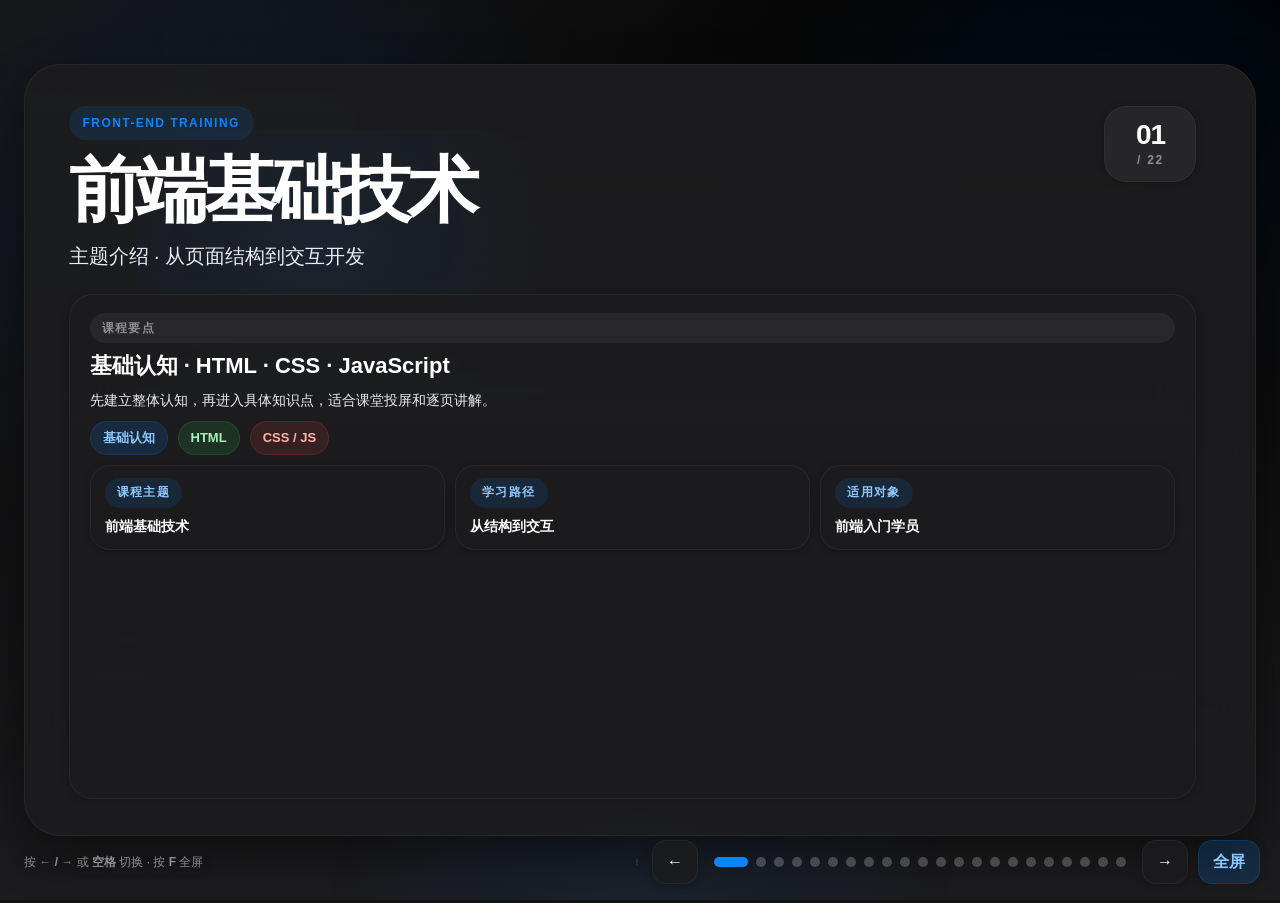
<file: 3/index2.html>
﻿<!DOCTYPE html>
<html lang="zh-CN" data-theme="dark">
<head>
  <meta charset="UTF-8">
  <meta name="viewport" content="width=device-width, initial-scale=1.0">
  <title>前端基础技术 - 课程演示</title>
  <style>
    :root {
      color-scheme: dark;
      --theme-primary: #0a84ff;
      --theme-success: #30d158;
      --theme-warning: #ff9f0a;
      --theme-danger: #ff453a;
      --bg-primary: #000000;
      --bg-secondary: #1c1c1e;
      --surface-primary: rgba(28, 28, 30, 0.92);
      --surface-secondary: rgba(28, 28, 30, 0.68);
      --separator: rgba(84, 84, 88, 0.2);
      --label-primary: #ffffff;
      --label-secondary: #ebebf5;
      --label-tertiary: #8e8e93;
      --hero-glow: rgba(10, 132, 255, 0.16);
      --hero-glow-soft: rgba(10, 132, 255, 0.08);
      --hero-line: rgba(10, 132, 255, 0.22);
      --hero-surface: rgba(28, 28, 30, 0.96);
      --shadow-lg: 0 20px 48px rgba(0, 0, 0, 0.44);
      --shadow-md: 0 8px 24px rgba(0, 0, 0, 0.28);
      --shadow-sm: 0 2px 8px rgba(0, 0, 0, 0.18);
    }

    * {
      box-sizing: border-box;
    }

    html,
    body {
      width: 100%;
      height: 100%;
      margin: 0;
      overflow: hidden;
      font-family: -apple-system, BlinkMacSystemFont, 'SF Pro Display', 'SF Pro Text', 'PingFang SC', 'Noto Sans SC', 'Microsoft YaHei', sans-serif;
      background:
        radial-gradient(circle at 14% 16%, var(--hero-glow), transparent 28%),
        radial-gradient(circle at 86% 12%, var(--hero-glow-soft), transparent 24%),
        linear-gradient(180deg, var(--bg-primary), var(--bg-secondary));
      color: var(--label-primary);
    }

    body {
      position: relative;
    }

    body::before {
      content: "";
      position: fixed;
      inset: 0;
      pointer-events: none;
      background:
        linear-gradient(135deg, rgba(28, 28, 30, 0.92), transparent 36%),
        radial-gradient(circle at 50% 100%, var(--hero-glow-soft), transparent 30%);
      opacity: 0.92;
    }

    body::after {
      content: "";
      position: fixed;
      inset: 0;
      pointer-events: none;
      background: radial-gradient(circle at top center, rgba(255, 255, 255, 0.08), transparent 46%);
      opacity: 0.45;
    }

    .deck {
      position: relative;
      z-index: 1;
      width: 100%;
      height: 100%;
    }

    .slides {
      position: relative;
      width: 100%;
      height: 100%;
    }

    .slide {
      position: absolute;
      inset: 0;
      display: flex;
      align-items: center;
      justify-content: center;
      padding: 24px;
      opacity: 0;
      pointer-events: none;
      transform: translateY(10px) scale(0.985);
      transition: opacity 0.34s ease, transform 0.34s ease;
    }

    .slide.active {
      opacity: 1;
      pointer-events: auto;
      transform: translateY(0) scale(1);
    }

    .slide-shell {
      width: min(1280px, calc(100vw - 48px), calc((100vh - 128px) * 16 / 9));
      aspect-ratio: 16 / 9;
      max-height: calc(100vh - 128px);
      height: calc(100vh - 128px);
      display: flex;
      flex-direction: column;
      overflow: hidden;
      border-radius: 36px;
      background: linear-gradient(180deg, rgba(28, 28, 30, 0.96), rgba(28, 28, 30, 0.9));
      border: 0.5px solid var(--separator);
      box-shadow: var(--shadow-lg);
      backdrop-filter: blur(20px);
      position: relative;
      isolation: isolate;
    }

    .slide-shell::before {
      content: "";
      position: absolute;
      inset: 8.5% 9%;
      border-radius: 32px;
      /* border: 1px solid var(--hero-line); */
      background:
        radial-gradient(circle at 18% 18%, var(--hero-glow-soft), transparent 24%),
        linear-gradient(180deg, var(--surface-secondary), transparent);
      z-index: -1;
    }

    .slide-frame {
      position: relative;
      z-index: 1;
      flex: 1;
      display: flex;
      flex-direction: column;
      gap: 20px;
      padding: clamp(34px, 3.2vw, 42px) clamp(34px, 3.4vw, 44px) clamp(30px, 2.8vw, 38px);
      min-height: 0;
      overflow-y: auto;
      overscroll-behavior: contain;
      scrollbar-gutter: stable;
    }

    .slide-top {
      display: flex;
      align-items: flex-start;
      justify-content: space-between;
      gap: 20px;
    }

    .eyebrow {
      display: inline-flex;
      align-items: center;
      min-height: 34px;
      padding: 0 14px;
      border-radius: 999px;
      background: rgba(10, 132, 255, 0.12);
      color: var(--theme-primary);
      font-size: 12px;
      font-weight: 800;
      letter-spacing: 0.12em;
      text-transform: uppercase;
    }

    .slide-title {
      margin: 14px 0 0;
      font-size: clamp(44px, 5.6vw, 84px);
      line-height: 1.02;
      letter-spacing: -0.06em;
      font-weight: 800;
      color: var(--label-primary);
    }

    .slide-subtitle {
      margin: 12px 0 0;
      /* max-width: 58ch; */
      color: var(--label-secondary);
      font-size: clamp(16px, 1.6vw, 20px);
      line-height: 1.75;
    }

    .slide-counter {
      min-width: 92px;
      padding: 14px 16px;
      border-radius: 22px;
      border: 1px solid var(--separator);
      background: rgba(255, 255, 255, 0.05);
      text-align: center;
      box-shadow: var(--shadow-sm);
    }

    .slide-counter strong {
      display: block;
      font-size: 28px;
      line-height: 1;
      font-weight: 800;
      letter-spacing: -0.04em;
    }

    .slide-counter span {
      display: block;
      margin-top: 4px;
      color: var(--label-tertiary);
      font-size: 12px;
      font-weight: 700;
      letter-spacing: 0.14em;
      text-transform: uppercase;
    }

    .cover-grid,
    .content-grid {
      flex: 1;
      display: grid;
      gap: 18px;
      min-height: 0;
    }

    .cover-grid {
      grid-template-columns: minmax(0, 1.12fr) minmax(300px, 0.88fr);
      align-items: stretch;
    }

    .cover-grid .card {
      grid-column: 1 / -1;
    }

    .content-grid {
      grid-template-columns: minmax(0, 1.02fr) minmax(320px, 0.98fr);
    }

    .card,
    .note-card,
    .part-card,
    .focus-card {
      border-radius: 24px;
      border: 1px solid var(--separator);
      box-shadow: var(--shadow-sm);
      backdrop-filter: blur(20px);
    }

    .card {
      padding: 18px 20px;
      background: linear-gradient(180deg, rgba(28, 28, 30, 0.92), rgba(28, 28, 30, 0.78));
      display: grid;
      gap: 10px;
      align-content: start;
    }

    .card-title {
      font-size: 22px;
      line-height: 1.16;
      font-weight: 800;
      color: var(--label-primary);
      margin: 0;
    }

    .card-subtitle {
      margin: 0;
      color: var(--label-secondary);
      font-size: 14px;
      line-height: 1.6;
    }

    .script {
      display: grid;
      gap: 10px;
      padding: 18px 20px;
      background: linear-gradient(180deg, rgba(28, 28, 30, 0.92), rgba(28, 28, 30, 0.78));
      color: var(--label-primary);
      font-size: 15px;
      line-height: 1.7;
      border-radius: 24px;
      border: 1px solid var(--separator);
      box-shadow: var(--shadow-sm);
    }

    .script p {
      margin: 0;
    }

    .script .lead-line {
      font-size: 17px;
      font-weight: 800;
    }

    .script .quote {
      padding: 12px 14px;
      border-left: 4px solid var(--theme-primary);
      background: rgba(10, 132, 255, 0.12);
      border-radius: 16px;
    }

    .meta-grid {
      display: grid;
      grid-template-columns: repeat(3, minmax(0, 1fr));
      gap: 10px;
    }

    .meta {
      padding: 12px 14px;
      border-radius: 20px;
      background: var(--surface-secondary);
      border: 1px solid var(--separator);
      box-shadow: var(--shadow-sm);
    }

    .meta-label,
    .note-label,
    .part-tag,
    .vision-label,
    .section-label {
      display: inline-flex;
      align-items: center;
      min-height: 30px;
      padding: 0 12px;
      border-radius: 999px;
      background: rgba(255, 255, 255, 0.05);
      color: var(--label-tertiary);
      font-size: 12px;
      font-weight: 800;
      letter-spacing: 0.12em;
      text-transform: uppercase;
    }

    .meta-label {
      background: rgba(10, 132, 255, 0.12);
      color: #8cc8ff;
    }

    .meta-value {
      display: block;
      margin-top: 8px;
      font-size: 14px;
      line-height: 1.5;
      font-weight: 700;
      color: var(--label-primary);
    }

    .focus-card {
      padding: 20px;
      background: linear-gradient(180deg, rgba(10, 132, 255, 0.14), rgba(28, 28, 30, 0.9));
      display: grid;
      gap: 12px;
      position: relative;
      overflow: hidden;
    }

    .focus-card::before {
      content: "";
      position: absolute;
      inset: -18% -10% auto auto;
      width: 180px;
      height: 180px;
      border-radius: 50%;
      background: radial-gradient(circle, rgba(10, 132, 255, 0.18), transparent 68%);
      pointer-events: none;
    }

    .focus-title {
      position: relative;
      z-index: 1;
      font-size: 18px;
      line-height: 1.4;
      font-weight: 800;
      color: var(--label-primary);
      margin: 0;
    }

    .focus-copy {
      position: relative;
      z-index: 1;
      margin: 0;
      color: var(--label-secondary);
      font-size: 14px;
      line-height: 1.7;
    }

    .pills {
      position: relative;
      z-index: 1;
      display: flex;
      flex-wrap: wrap;
      gap: 10px;
    }

    .pill {
      display: inline-flex;
      align-items: center;
      min-height: 34px;
      padding: 0 12px;
      border-radius: 999px;
      border: 1px solid rgba(255, 255, 255, 0.06);
      background: rgba(255, 255, 255, 0.05);
      color: var(--label-primary);
      font-size: 13px;
      font-weight: 700;
    }

    .pill.blue {
      background: rgba(10, 132, 255, 0.14);
      color: #8cc8ff;
      border-color: rgba(10, 132, 255, 0.16);
    }

    .pill.green {
      background: rgba(48, 209, 88, 0.12);
      color: #a8f0b8;
      border-color: rgba(48, 209, 88, 0.16);
    }

    .pill.red {
      background: rgba(255, 69, 58, 0.12);
      color: #ffb3ad;
      border-color: rgba(255, 69, 58, 0.16);
    }

    .section-head {
      display: grid;
      gap: 10px;
    }

    .section-title {
      margin: 0;
      font-size: clamp(28px, 3.8vw, 44px);
      line-height: 1.08;
      letter-spacing: -0.06em;
      color: var(--label-primary);
    }

    .section-subtitle {
      margin: 0;
      color: var(--label-secondary);
      font-size: 16px;
      line-height: 1.75;
      max-width: 56ch;
    }

    .part-list {
      display: grid;
      gap: 12px;
      min-height: 0;
    }

    .part-card {
      position: relative;
      overflow: hidden;
      padding: 20px;
      background: linear-gradient(180deg, rgba(28, 28, 30, 0.92), rgba(28, 28, 30, 0.78));
      display: grid;
      gap: 10px;
    }

    .part-card::before {
      content: "";
      position: absolute;
      inset: 0;
      background: radial-gradient(circle at 100% 0%, rgba(10, 132, 255, 0.12), transparent 28%);
      pointer-events: none;
    }

    .part-card.alt::before {
      background: radial-gradient(circle at 100% 0%, rgba(255, 69, 58, 0.12), transparent 28%);
    }

    .part-card h3 {
      margin: 0;
      position: relative;
      z-index: 1;
      font-size: 20px;
      line-height: 1.35;
      color: var(--label-primary);
    }

    .part-card p {
      margin: 0;
      position: relative;
      z-index: 1;
      color: var(--label-secondary);
      line-height: 1.7;
      font-size: 14px;
    }

    .login-flow-page .content-grid {
      grid-template-columns: repeat(2, minmax(0, 1fr));
      align-items: stretch;
      gap: 16px;
    }

    .login-flow-page .part-list {
      display: grid;
      gap: 10px;
      min-height: 0;
      height: 100%;
      grid-template-rows: repeat(2, minmax(0, 1fr));
    }

    .login-flow-page .part-card {
      padding: 16px 18px;
      gap: 8px;
      height: 100%;
      align-content: start;
    }

    .login-flow-page .part-card h3 {
      font-size: 17px;
      line-height: 1.32;
    }

    .login-flow-page .part-card > p {
      font-size: 13px;
      line-height: 1.5;
    }

    .login-flow-page .checklist {
      gap: 7px;
      margin-top: 2px;
    }

    .login-flow-page .check {
      grid-template-columns: 22px 1fr;
      gap: 7px;
    }

    .login-flow-page .check-mark {
      width: 22px;
      height: 22px;
      font-size: 11px;
      margin-top: 1px;
    }

    .login-flow-page .check-text {
      font-size: 13px;
      line-height: 1.5;
    }

    .login-flow-page .notes {
      display: grid;
      gap: 10px;
      min-height: 0;
      height: 100%;
      grid-template-rows: minmax(0, 1fr) minmax(0, 0.72fr) minmax(0, 1.08fr);
    }

    .login-flow-page .note-card,
    .login-flow-page .focus-card {
      padding: 15px 16px;
      gap: 10px;
      height: 100%;
      align-content: start;
    }

    .login-flow-page .note-card p,
    .login-flow-page .note-card li,
    .login-flow-page .focus-copy {
      font-size: 13px;
      line-height: 1.52;
    }

    .login-flow-page .focus-title {
      font-size: 15px;
      line-height: 1.4;
    }

    .qa-page .content-grid,
    .foundation-page .content-grid {
      align-items: start;
    }

    .foundation-page .content-grid {
      grid-template-columns: repeat(2, minmax(0, 1fr));
      grid-template-rows: repeat(3, minmax(0, 1fr));
      align-items: stretch;
      gap: 14px;
    }

    .qa-page .content-grid {
      grid-template-columns: minmax(0, 1fr);
    }

    .qa-page .part-list,
    .foundation-page .part-list {
      display: grid;
      gap: 10px;
      min-height: 0;
    }

    .foundation-page .part-list,
    .foundation-page .notes {
      display: contents;
    }

    .qa-page .part-list {
      grid-template-columns: repeat(2, minmax(0, 1fr));
      grid-auto-rows: minmax(0, 1fr);
      align-items: stretch;
    }

    .qa-page .part-card,
    .foundation-page .part-card {
      padding: 16px 18px;
      gap: 8px;
      height: 100%;
      align-content: start;
    }

    .qa-page .part-card:nth-child(3) {
      grid-column: 1 / -1;
    }

    .qa-page .part-card h3,
    .foundation-page .part-card h3 {
      font-size: 17px;
      line-height: 1.3;
    }

    .qa-page .part-card > p,
    .foundation-page .part-card > p {
      font-size: 13px;
      line-height: 1.55;
    }

    .qa-page .checklist,
    .foundation-page .checklist {
      gap: 7px;
      margin-top: 2px;
    }

    .qa-page .check,
    .foundation-page .check {
      grid-template-columns: 22px 1fr;
      gap: 7px;
    }

    .qa-page .check-mark,
    .foundation-page .check-mark {
      width: 22px;
      height: 22px;
      font-size: 11px;
      margin-top: 1px;
    }

    .qa-page .check-text,
    .foundation-page .check-text {
      font-size: 13px;
      line-height: 1.5;
    }

    .qa-page .question-title {
      margin: 0;
      font-size: 18px;
      line-height: 1.4;
      color: var(--label-primary);
    }

    .qa-page .question-options {
      display: grid;
      gap: 8px;
      margin-top: 2px;
    }

    .qa-page .question-option {
      padding: 9px 12px;
      border-radius: 14px;
      background: rgba(255, 255, 255, 0.04);
      border: 1px solid rgba(255, 255, 255, 0.06);
      color: var(--label-secondary);
      font-size: 13px;
      line-height: 1.5;
    }

    .qa-page .question-hint {
      padding: 10px 12px;
      border-radius: 16px;
      background: rgba(10, 132, 255, 0.08);
      border: 1px solid rgba(10, 132, 255, 0.14);
      color: var(--label-secondary);
      font-size: 13px;
      line-height: 1.45;
    }

    .qa-page .note-card,
    .foundation-page .note-card,
    .foundation-page .focus-card {
      padding: 15px 16px;
      gap: 10px;
      height: 100%;
      align-content: start;
    }

    .qa-page .note-card p,
    .qa-page .note-card li,
    .foundation-page .note-card p,
    .foundation-page .note-card li,
    .foundation-page .focus-copy {
      font-size: 13px;
      line-height: 1.6;
    }

    .qa-page .qa-answer {
      padding: 12px 14px;
      border-radius: 16px;
      background: rgba(10, 132, 255, 0.08);
      border: 1px solid rgba(10, 132, 255, 0.14);
      color: var(--label-secondary);
      font-size: 13px;
      line-height: 1.55;
    }

    .foundation-page .intro-panel {
      padding: 20px;
      border-radius: 24px;
      border: 1px solid var(--separator);
      background: linear-gradient(180deg, rgba(28, 28, 30, 0.92), rgba(28, 28, 30, 0.78));
      box-shadow: var(--shadow-sm);
      display: grid;
      gap: 12px;
      min-height: 0;
      height: 100%;
      align-content: start;
    }

    .foundation-page .intro-panel p {
      margin: 0;
      color: var(--label-secondary);
      font-size: 14px;
      line-height: 1.75;
    }

    .foundation-page .topic-grid {
      display: grid;
      gap: 10px;
    }

    .foundation-page .topic-card {
      padding: 16px;
      border-radius: 20px;
      border: 1px solid var(--separator);
      background: rgba(255, 255, 255, 0.04);
      display: grid;
      gap: 8px;
    }

    .foundation-page .topic-card h4 {
      margin: 0;
      font-size: 16px;
      line-height: 1.35;
      color: var(--label-primary);
    }

    .foundation-page .topic-card p {
      margin: 0;
      font-size: 13px;
      line-height: 1.6;
      color: var(--label-secondary);
    }

    .foundation-page .intro-panel {
      grid-column: 1 / 2;
      grid-row: 1 / 2;
    }

    .foundation-page .part-card {
      grid-column: 1 / 2;
      grid-row: 2 / 3;
    }

    .foundation-page .notes > .note-card:nth-child(1) {
      grid-column: 1 / 2;
      grid-row: 3 / 4;
    }

    .foundation-page .notes > .note-card:nth-child(2) {
      grid-column: 2 / 3;
      grid-row: 1 / 2;
    }

    .foundation-page .notes > .note-card:nth-child(3) {
      grid-column: 2 / 3;
      grid-row: 2 / 4;
    }

    .foundation-page .note-card h3 {
      margin: 0;
      font-size: 17px;
      line-height: 1.35;
      color: var(--label-primary);
    }

    .foundation-page .note-card ul {
      margin: 0;
      padding-left: 18px;
      display: grid;
      gap: 8px;
    }

    .foundation-page .note-card code {
      padding: 0 4px;
      border-radius: 6px;
      background: rgba(255, 255, 255, 0.08);
      color: #cfe6ff;
    }

    .html-page .content-grid {
      align-items: start;
      grid-template-columns: minmax(0, 1.02fr) minmax(0, 0.98fr);
    }

    .html-page .part-list,
    .html-page .notes {
      display: grid;
      gap: 12px;
      min-height: 0;
    }

    .html-page .intro-panel {
      padding: 20px;
      border-radius: 24px;
      border: 1px solid var(--separator);
      background: linear-gradient(180deg, rgba(28, 28, 30, 0.92), rgba(28, 28, 30, 0.78));
      box-shadow: var(--shadow-sm);
      display: grid;
      gap: 12px;
    }

    .html-page .intro-panel p {
      margin: 0;
      color: var(--label-secondary);
      font-size: 14px;
      line-height: 1.75;
    }

    .html-page .code-card {
      display: grid;
      gap: 12px;
      padding: 20px;
      border-radius: 24px;
      border: 1px solid var(--separator);
      background: linear-gradient(180deg, rgba(28, 28, 30, 0.94), rgba(28, 28, 30, 0.8));
      box-shadow: var(--shadow-sm);
      min-height: 0;
    }

    .html-page .code-head {
      display: flex;
      align-items: center;
      justify-content: space-between;
      gap: 12px;
    }

    .html-page .code-title {
      margin: 0;
      font-size: 18px;
      line-height: 1.35;
      font-weight: 800;
      color: var(--label-primary);
    }

    .html-page .code-lang {
      display: inline-flex;
      align-items: center;
      min-height: 30px;
      padding: 0 12px;
      border-radius: 999px;
      background: rgba(10, 132, 255, 0.12);
      color: #8cc8ff;
      font-size: 12px;
      font-weight: 800;
      letter-spacing: 0.1em;
      text-transform: uppercase;
    }

    .html-page pre {
      margin: 0;
      padding: 16px 18px;
      border-radius: 20px;
      background: #0f1116;
      border: 1px solid rgba(255, 255, 255, 0.08);
      overflow: auto;
      max-height: 360px;
      scrollbar-gutter: stable;
    }

    .html-page pre code {
      display: block;
      color: #d7e3ff;
      font-size: 13px;
      line-height: 1.7;
      tab-size: 2;
      white-space: pre;
      font-family: SFMono-Regular, Consolas, 'Liberation Mono', Menlo, monospace;
    }

    .html-page .section-block {
      padding: 18px 20px;
      border-radius: 22px;
      border: 1px solid var(--separator);
      background: rgba(255, 255, 255, 0.04);
      display: grid;
      gap: 10px;
    }

    .html-page .section-block h3 {
      margin: 0;
      font-size: 18px;
      line-height: 1.35;
      color: var(--label-primary);
    }

    .html-page .section-block p,
    .html-page .section-block li {
      margin: 0;
      color: var(--label-secondary);
      font-size: 14px;
      line-height: 1.7;
    }

    .html-page .section-block ul {
      margin: 0;
      padding-left: 18px;
      display: grid;
      gap: 8px;
    }

    .tags-page .content-grid {
      grid-template-columns: minmax(0, 1.1fr) minmax(0, 0.9fr);
      align-items: start;
    }

    .tags-page .code-card {
      display: grid;
      gap: 12px;
      padding: 20px;
      border-radius: 24px;
      border: 1px solid var(--separator);
      background: linear-gradient(180deg, rgba(28, 28, 30, 0.94), rgba(28, 28, 30, 0.8));
      box-shadow: var(--shadow-sm);
      min-height: 0;
    }

    .tags-page .code-head {
      display: flex;
      align-items: center;
      justify-content: space-between;
      gap: 12px;
    }

    .tags-page .code-title {
      margin: 0;
      font-size: 18px;
      line-height: 1.35;
      font-weight: 800;
      color: var(--label-primary);
    }

    .tags-page .code-lang {
      display: inline-flex;
      align-items: center;
      min-height: 30px;
      padding: 0 12px;
      border-radius: 999px;
      background: rgba(10, 132, 255, 0.12);
      color: #8cc8ff;
      font-size: 12px;
      font-weight: 800;
      letter-spacing: 0.1em;
      text-transform: uppercase;
    }

    .tags-page pre {
      margin: 0;
      padding: 16px 18px;
      border-radius: 20px;
      background: #0f1116;
      border: 1px solid rgba(255, 255, 255, 0.08);
      overflow: auto;
      max-height: clamp(280px, 42vh, 380px);
      scrollbar-gutter: stable;
    }

    .tags-page pre code {
      display: block;
      color: #d7e3ff;
      font-size: 13px;
      line-height: 1.7;
      tab-size: 2;
      white-space: pre-wrap;
      word-break: break-word;
      font-family: SFMono-Regular, Consolas, 'Liberation Mono', Menlo, monospace;
    }

    .tags-page .markdown-card {
      display: grid;
      gap: 14px;
      padding: 20px;
      border-radius: 24px;
      border: 1px solid var(--separator);
      background: linear-gradient(180deg, rgba(28, 28, 30, 0.94), rgba(28, 28, 30, 0.8));
      box-shadow: var(--shadow-sm);
      min-height: 0;
    }

    .tags-page .markdown-head {
      display: grid;
      gap: 8px;
    }

    .tags-page .markdown-eyebrow {
      display: inline-flex;
      align-items: center;
      min-height: 30px;
      padding: 0 12px;
      border-radius: 999px;
      background: rgba(10, 132, 255, 0.12);
      color: #8cc8ff;
      font-size: 12px;
      font-weight: 800;
      letter-spacing: 0.1em;
      text-transform: uppercase;
    }

    .tags-page .markdown-title {
      margin: 0;
      font-size: 18px;
      line-height: 1.35;
      font-weight: 800;
      color: var(--label-primary);
    }

    .tags-page .markdown-subtitle {
      margin: 0;
      color: var(--label-secondary);
      font-size: 14px;
      line-height: 1.7;
    }

    .tags-page .markdown-block {
      display: grid;
      gap: 10px;
      padding: 16px 18px;
      border-radius: 20px;
      background: rgba(255, 255, 255, 0.04);
      border: 1px solid rgba(255, 255, 255, 0.06);
    }

    .tags-page .markdown-block h4 {
      margin: 0;
      font-size: 16px;
      line-height: 1.35;
      color: var(--label-primary);
    }

    .tags-page .markdown-block p,
    .tags-page .markdown-block li {
      margin: 0;
      color: var(--label-secondary);
      font-size: 14px;
      line-height: 1.7;
    }

    .tags-page .markdown-block ul {
      margin: 0;
      padding-left: 18px;
      display: grid;
      gap: 8px;
    }

    .tags-page .markdown-block strong {
      color: #ffffff;
    }

    .form-page .content-grid {
      grid-template-columns: minmax(0, 1.08fr) minmax(0, 0.92fr);
      align-items: start;
    }

    .form-page .code-card {
      display: grid;
      gap: 12px;
      padding: 20px;
      border-radius: 24px;
      border: 1px solid var(--separator);
      background: linear-gradient(180deg, rgba(28, 28, 30, 0.94), rgba(28, 28, 30, 0.8));
      box-shadow: var(--shadow-sm);
      min-height: 0;
    }

    .form-page .code-head {
      display: flex;
      align-items: center;
      justify-content: space-between;
      gap: 12px;
    }

    .form-page .code-title {
      margin: 0;
      font-size: 18px;
      line-height: 1.35;
      font-weight: 800;
      color: var(--label-primary);
    }

    .form-page .code-lang {
      display: inline-flex;
      align-items: center;
      min-height: 30px;
      padding: 0 12px;
      border-radius: 999px;
      background: rgba(10, 132, 255, 0.12);
      color: #8cc8ff;
      font-size: 12px;
      font-weight: 800;
      letter-spacing: 0.1em;
      text-transform: uppercase;
    }

    .form-page pre {
      margin: 0;
      padding: 16px 18px;
      border-radius: 20px;
      background: #0f1116;
      border: 1px solid rgba(255, 255, 255, 0.08);
      overflow: auto;
      max-height: clamp(360px, 52vh, 520px);
      scrollbar-gutter: stable;
    }

    .form-page pre code {
      display: block;
      color: #d7e3ff;
      font-size: 13px;
      line-height: 1.65;
      tab-size: 2;
      white-space: pre-wrap;
      word-break: break-word;
      font-family: SFMono-Regular, Consolas, 'Liberation Mono', Menlo, monospace;
    }

    .form-page .info-card {
      display: grid;
      gap: 12px;
      padding: 20px;
      border-radius: 24px;
      border: 1px solid var(--separator);
      background: linear-gradient(180deg, rgba(28, 28, 30, 0.94), rgba(28, 28, 30, 0.8));
      box-shadow: var(--shadow-sm);
      min-height: 0;
    }

    .form-page .info-card h3 {
      margin: 0;
      font-size: 18px;
      line-height: 1.35;
      color: var(--label-primary);
    }

    .form-page .info-card p,
    .form-page .info-card li,
    .form-page .demo-link {
      margin: 0;
      color: var(--label-secondary);
      font-size: 14px;
      line-height: 1.7;
    }

    .form-page .info-card ul {
      margin: 0;
      padding-left: 18px;
      display: grid;
      gap: 8px;
    }

    .form-page .demo-link {
      padding: 14px 16px;
      border-radius: 18px;
      border: 1px solid rgba(10, 132, 255, 0.16);
      background: rgba(10, 132, 255, 0.08);
      overflow-wrap: anywhere;
    }

    .css-page .content-grid {
      grid-template-columns: repeat(2, minmax(0, 1fr));
      grid-template-rows: repeat(2, minmax(0, 1fr));
      align-items: stretch;
      gap: 16px;
    }

    .css-page .code-card,
    .css-page .info-card,
    .css-page .figure-card {
      display: grid;
      gap: 10px;
      padding: 16px 18px;
      border-radius: 22px;
      border: 1px solid var(--separator);
      background: linear-gradient(180deg, rgba(28, 28, 30, 0.92), rgba(28, 28, 30, 0.78));
      box-shadow: var(--shadow-sm);
      min-height: 0;
      align-content: start;
    }

    .css-page .code-card {
      grid-column: 1 / 2;
      grid-row: 1 / 2;
    }

    .css-page .code-head {
      display: flex;
      align-items: center;
      justify-content: space-between;
      gap: 10px;
    }

    .css-page .code-title,
    .css-page .info-card h3,
    .css-page .figure-card h3 {
      margin: 0;
      font-size: 17px;
      line-height: 1.35;
      color: var(--label-primary);
    }

    .css-page .code-lang {
      display: inline-flex;
      align-items: center;
      min-height: 30px;
      padding: 0 12px;
      border-radius: 999px;
      border: 1px solid rgba(10, 132, 255, 0.2);
      background: rgba(10, 132, 255, 0.12);
      color: #b7dbff;
      font-size: 12px;
      font-weight: 800;
      letter-spacing: 0.1em;
      text-transform: uppercase;
    }

    .css-page pre {
      margin: 0;
      padding: 12px 14px;
      border-radius: 18px;
      background: #0f1116;
      border: 1px solid rgba(255, 255, 255, 0.06);
      overflow: auto;
      max-height: clamp(280px, 40vh, 380px);
      scrollbar-gutter: stable;
    }

    .css-page pre code {
      display: block;
      color: #d7e3ff;
      font-size: 12px;
      line-height: 1.55;
      white-space: pre;
      word-break: break-word;
      font-family: SFMono-Regular, Consolas, 'Liberation Mono', Menlo, monospace;
    }

    .css-page .notes {
      display: contents;
    }

    .css-page .notes .info-card:nth-child(1) {
      grid-column: 2 / 3;
      grid-row: 1 / 2;
    }

    .css-page .notes .info-card:nth-child(2) {
      grid-column: 1 / 2;
      grid-row: 2 / 3;
    }

    .css-page .notes .figure-card {
      grid-column: 2 / 3;
      grid-row: 2 / 3;
      overflow: hidden;
    }

    .css-page .info-card p,
    .css-page .info-card li,
    .css-page .figure-caption {
      margin: 0;
      color: var(--label-secondary);
      font-size: 13px;
      line-height: 1.62;
    }

    .css-page .demo-link {
      padding: 12px 14px;
      border-radius: 16px;
      border: 1px solid rgba(10, 132, 255, 0.16);
      background: rgba(10, 132, 255, 0.08);
      color: #dfeeff;
      text-decoration: none;
      overflow-wrap: anywhere;
    }

    .css-page .info-card ul {
      margin: 0;
      padding-left: 18px;
      display: grid;
      gap: 6px;
    }

    .css-page .figure-card img {
      display: block;
      width: 100%;
      height: auto;
      max-height: 108px;
      object-fit: contain;
      border-radius: 16px;
      border: 1px solid rgba(255, 255, 255, 0.08);
      background: rgba(255, 255, 255, 0.04);
      cursor: zoom-in;
    }

    .tab-page .content-grid {
      grid-template-columns: minmax(0, 1.05fr) minmax(320px, 0.95fr);
      align-items: start;
    }

    .tab-page .info-card,
    .tab-page .flow-card {
      display: grid;
      gap: 12px;
      padding: 20px;
      border-radius: 24px;
      border: 1px solid var(--separator);
      background: linear-gradient(180deg, rgba(28, 28, 30, 0.92), rgba(28, 28, 30, 0.78));
      box-shadow: var(--shadow-sm);
      min-height: 0;
    }

    .tab-page .info-card h3,
    .tab-page .flow-card h3 {
      margin: 0;
      font-size: 18px;
      line-height: 1.35;
      color: var(--label-primary);
    }

    .tab-page .info-card p,
    .tab-page .info-card li,
    .tab-page .flow-card p {
      margin: 0;
      color: var(--label-secondary);
      font-size: 14px;
      line-height: 1.75;
    }

    .tab-page .info-card ul {
      margin: 0;
      padding-left: 18px;
      display: grid;
      gap: 8px;
    }

    .tab-page .pill-grid {
      display: grid;
      gap: 10px;
    }

    .tab-page .pill-box {
      padding: 16px 18px;
      border-radius: 20px;
      border: 1px solid rgba(255, 255, 255, 0.06);
      background: rgba(255, 255, 255, 0.04);
      display: grid;
      gap: 6px;
    }

    .tab-page .pill-title {
      font-size: 15px;
      font-weight: 800;
      color: #fff;
    }

    .tab-page .pill-copy {
      color: var(--label-secondary);
      font-size: 14px;
      line-height: 1.7;
    }

    .tab-page .demo-link {
      padding: 14px 16px;
      border-radius: 18px;
      border: 1px solid rgba(10, 132, 255, 0.16);
      background: rgba(10, 132, 255, 0.08);
      color: #dfeeff;
      text-decoration: none;
      overflow-wrap: anywhere;
    }

    .js-page .content-grid {
      grid-template-columns: minmax(0, 1.02fr) minmax(320px, 0.98fr);
      align-items: stretch;
      gap: 16px;
    }

    .js-page .info-card,
    .js-page .focus-card {
      display: grid;
      gap: 10px;
      padding: 16px 18px;
      border-radius: 22px;
      border: 1px solid var(--separator);
      background: linear-gradient(180deg, rgba(28, 28, 30, 0.92), rgba(28, 28, 30, 0.78));
      box-shadow: var(--shadow-sm);
      min-height: 0;
      height: 100%;
      align-content: start;
    }

    .js-page .info-card h3,
    .js-page .focus-card h3 {
      margin: 0;
      font-size: 17px;
      line-height: 1.35;
      color: var(--label-primary);
    }

    .js-page .info-card p,
    .js-page .info-card li,
    .js-page .focus-card p {
      margin: 0;
      color: var(--label-secondary);
      font-size: 13px;
      line-height: 1.62;
    }

    .js-page .info-card ul {
      margin: 0;
      padding-left: 18px;
      display: grid;
      gap: 6px;
    }

    .js-page .pill-grid {
      display: grid;
      gap: 8px;
    }

    .js-page .pill-box {
      padding: 12px 14px;
      border-radius: 18px;
      border: 1px solid rgba(255, 255, 255, 0.06);
      background: rgba(255, 255, 255, 0.04);
      display: grid;
      gap: 4px;
    }

    .js-page .pill-title {
      font-size: 14px;
      font-weight: 800;
      color: #fff;
    }

    .js-page .pill-copy {
      color: var(--label-secondary);
      font-size: 13px;
      line-height: 1.58;
    }

    .js-page .demo-link {
      padding: 12px 14px;
      border-radius: 16px;
      border: 1px solid rgba(10, 132, 255, 0.16);
      background: rgba(10, 132, 255, 0.08);
      color: #dfeeff;
      text-decoration: none;
      overflow-wrap: anywhere;
    }

    .example-page .content-grid {
      grid-template-columns: minmax(0, 1.08fr) minmax(320px, 0.92fr);
      align-items: stretch;
      gap: 16px;
    }

    .example-page .code-card,
    .example-page .info-card {
      display: grid;
      gap: 10px;
      padding: 16px 18px;
      border-radius: 22px;
      border: 1px solid var(--separator);
      background: linear-gradient(180deg, rgba(28, 28, 30, 0.92), rgba(28, 28, 30, 0.78));
      box-shadow: var(--shadow-sm);
      min-height: 0;
      height: 100%;
      align-content: start;
    }

    .example-page .code-head {
      display: flex;
      align-items: center;
      justify-content: space-between;
      gap: 10px;
    }

    .example-page .code-title,
    .example-page .info-card h3 {
      margin: 0;
      font-size: 17px;
      line-height: 1.35;
      color: var(--label-primary);
    }

    .example-page .code-lang {
      display: inline-flex;
      align-items: center;
      min-height: 30px;
      padding: 0 12px;
      border-radius: 999px;
      border: 1px solid rgba(10, 132, 255, 0.2);
      background: rgba(10, 132, 255, 0.12);
      color: #b7dbff;
      font-size: 12px;
      font-weight: 800;
      letter-spacing: 0.1em;
      text-transform: uppercase;
    }

    .example-page pre {
      margin: 0;
      padding: 12px 14px;
      border-radius: 18px;
      background: #0f1116;
      border: 1px solid rgba(255, 255, 255, 0.06);
      overflow: auto;
      max-height: clamp(300px, 44vh, 420px);
      scrollbar-gutter: stable;
    }

    .example-page pre code {
      display: block;
      color: #d7e3ff;
      font-size: 12px;
      line-height: 1.5;
      white-space: pre;
      word-break: break-word;
      font-family: SFMono-Regular, Consolas, 'Liberation Mono', Menlo, monospace;
    }

    .example-page .info-card p,
    .example-page .info-card li {
      margin: 0;
      color: var(--label-secondary);
      font-size: 13px;
      line-height: 1.62;
    }

    .example-page .info-card ul {
      margin: 0;
      padding-left: 18px;
      display: grid;
      gap: 6px;
    }

    .example-page .demo-link {
      padding: 12px 14px;
      border-radius: 16px;
      border: 1px solid rgba(10, 132, 255, 0.16);
      background: rgba(10, 132, 255, 0.08);
      color: #dfeeff;
      text-decoration: none;
      overflow-wrap: anywhere;
    }

    .syntax-page .content-grid {
      grid-template-columns: minmax(0, 1.06fr) minmax(320px, 0.94fr);
      align-items: stretch;
      gap: 16px;
    }

    .syntax-page .code-card,
    .syntax-page .info-card {
      display: grid;
      gap: 10px;
      padding: 16px 18px;
      border-radius: 22px;
      border: 1px solid var(--separator);
      background: linear-gradient(180deg, rgba(28, 28, 30, 0.92), rgba(28, 28, 30, 0.78));
      box-shadow: var(--shadow-sm);
      min-height: 0;
      height: 100%;
      align-content: start;
    }

    .syntax-page .code-head {
      display: flex;
      align-items: center;
      justify-content: space-between;
      gap: 10px;
    }

    .syntax-page .code-title,
    .syntax-page .info-card h3 {
      margin: 0;
      font-size: 17px;
      line-height: 1.35;
      color: var(--label-primary);
    }

    .syntax-page .code-lang {
      display: inline-flex;
      align-items: center;
      min-height: 30px;
      padding: 0 12px;
      border-radius: 999px;
      border: 1px solid rgba(10, 132, 255, 0.2);
      background: rgba(10, 132, 255, 0.12);
      color: #b7dbff;
      font-size: 12px;
      font-weight: 800;
      letter-spacing: 0.1em;
      text-transform: uppercase;
    }

    .syntax-page pre {
      margin: 0;
      padding: 12px 14px;
      border-radius: 18px;
      background: #0f1116;
      border: 1px solid rgba(255, 255, 255, 0.06);
      overflow: auto;
      max-height: clamp(180px, 22vh, 240px);
      scrollbar-gutter: stable;
    }

    .syntax-page pre code {
      display: block;
      color: #d7e3ff;
      font-size: 12px;
      line-height: 1.52;
      white-space: pre;
      word-break: break-word;
      font-family: SFMono-Regular, Consolas, 'Liberation Mono', Menlo, monospace;
    }

    .syntax-page .stack {
      display: grid;
      gap: 10px;
      min-height: 0;
      height: 100%;
      grid-template-rows: repeat(2, minmax(0, 1fr));
    }

    .syntax-page .info-card p,
    .syntax-page .info-card li {
      margin: 0;
      color: var(--label-secondary);
      font-size: 13px;
      line-height: 1.62;
    }

    .syntax-page .info-card ul {
      margin: 0;
      padding-left: 18px;
      display: grid;
      gap: 6px;
    }

    .syntax-page .demo-link {
      padding: 12px 14px;
      border-radius: 16px;
      border: 1px solid rgba(10, 132, 255, 0.16);
      background: rgba(10, 132, 255, 0.08);
      color: #dfeeff;
      text-decoration: none;
      overflow-wrap: anywhere;
    }

    .js-topic-page .content-grid,
    .spec-page .content-grid {
      align-items: start;
    }

    .js-topic-page .content-grid {
      grid-template-columns: minmax(0, 1.04fr) minmax(320px, 0.96fr);
    }

    .js-topic-page.split-page .content-grid {
      grid-template-columns: repeat(2, minmax(0, 1fr));
      align-items: stretch;
    }

    .js-topic-page.split-page .stack {
      display: grid;
      gap: 12px;
      min-height: 0;
      height: 100%;
      grid-template-rows: repeat(2, minmax(0, 1fr));
    }

    .js-topic-page.split-page .code-card,
    .js-topic-page.split-page .info-card {
      height: 100%;
      align-content: start;
    }

    .judge-page .content-grid {
      grid-template-columns: minmax(0, 0.98fr) minmax(0, 1.02fr);
      align-items: stretch;
    }

    .logic-page .content-grid {
      align-items: stretch;
      grid-template-columns: repeat(2, minmax(0, 1fr));
    }

    .logic-page .stack,
    .logic-page .info-card {
      min-height: 0;
      height: 100%;
    }

    .logic-page .stack {
      display: grid;
      gap: 0;
    }

    .logic-page .code-card,
    .logic-page .info-card {
      display: grid;
      gap: 8px;
      padding: 14px 16px;
      border-radius: 20px;
      border: 1px solid var(--separator);
      background: linear-gradient(180deg, rgba(28, 28, 30, 0.92), rgba(28, 28, 30, 0.78));
      box-shadow: var(--shadow-sm);
      min-height: 176px;
      height: 100%;
      align-content: start;
    }

    .logic-page .code-head {
      display: flex;
      align-items: center;
      justify-content: space-between;
      gap: 10px;
    }

    .logic-page .code-title,
    .logic-page .info-card h3 {
      margin: 0;
      font-size: 15px;
      line-height: 1.3;
      color: var(--label-primary);
    }

    .logic-page .code-lang {
      display: inline-flex;
      align-items: center;
      min-height: 26px;
      padding: 0 10px;
      border-radius: 999px;
      border: 1px solid rgba(10, 132, 255, 0.2);
      background: rgba(10, 132, 255, 0.12);
      color: #b7dbff;
      font-size: 10px;
      font-weight: 800;
      letter-spacing: 0.1em;
      text-transform: uppercase;
    }

    .logic-page pre {
      margin: 0;
      padding: 10px 12px;
      border-radius: 16px;
      background: #0f1116;
      border: 1px solid rgba(255, 255, 255, 0.06);
      overflow: hidden;
      max-height: none;
      scrollbar-width: none;
    }

    .logic-page pre::-webkit-scrollbar {
      display: none;
    }

    .logic-page pre code {
      display: block;
      color: #d7e3ff;
      font-size: 11px;
      line-height: 1.45;
      white-space: pre;
      word-break: break-word;
      font-family: SFMono-Regular, Consolas, 'Liberation Mono', Menlo, monospace;
    }

    .logic-page .info-card p,
    .logic-page .info-card li {
      margin: 0;
      color: var(--label-secondary);
      font-size: 13px;
      line-height: 1.55;
    }

    .logic-page .info-card ul {
      margin: 0;
      padding-left: 18px;
      display: grid;
      gap: 6px;
    }

    .judge-page .stack,
    .judge-page .info-card {
      min-height: 0;
    }

    .judge-page .stack {
      display: grid;
      gap: 0;
    }

    .judge-page .code-card,
    .judge-page .info-card {
      display: grid;
      gap: 10px;
      padding: 16px 18px;
      border-radius: 22px;
      border: 1px solid var(--separator);
      background: linear-gradient(180deg, rgba(28, 28, 30, 0.92), rgba(28, 28, 30, 0.78));
      box-shadow: var(--shadow-sm);
      min-height: 0;
      height: 100%;
      align-content: start;
    }

    .judge-page .code-head {
      display: flex;
      align-items: center;
      justify-content: space-between;
      gap: 10px;
    }

    .judge-page .code-title,
    .judge-page .info-card h3 {
      margin: 0;
      font-size: 16px;
      line-height: 1.3;
      color: var(--label-primary);
    }

    .judge-page .code-lang {
      display: inline-flex;
      align-items: center;
      min-height: 28px;
      padding: 0 10px;
      border-radius: 999px;
      border: 1px solid rgba(10, 132, 255, 0.2);
      background: rgba(10, 132, 255, 0.12);
      color: #b7dbff;
      font-size: 11px;
      font-weight: 800;
      letter-spacing: 0.1em;
      text-transform: uppercase;
    }

    .judge-page pre {
      margin: 0;
      padding: 12px 14px;
      border-radius: 18px;
      background: #0f1116;
      border: 1px solid rgba(255, 255, 255, 0.06);
      overflow: hidden;
      max-height: none;
      scrollbar-width: none;
    }

    .judge-page pre::-webkit-scrollbar {
      display: none;
    }

    .judge-page pre code {
      display: block;
      color: #d7e3ff;
      font-size: 12px;
      line-height: 1.52;
      white-space: pre;
      word-break: break-word;
      font-family: SFMono-Regular, Consolas, 'Liberation Mono', Menlo, monospace;
    }

    .judge-page .info-card p,
    .judge-page .info-card li {
      margin: 0;
      color: var(--label-secondary);
      font-size: 13px;
      line-height: 1.62;
    }

    .judge-page .info-card ul {
      margin: 0;
      padding-left: 18px;
      display: grid;
      gap: 6px;
    }

    .dom-page .content-grid {
      grid-template-columns: minmax(0, 1.06fr) minmax(0, 0.94fr);
      align-items: stretch;
    }

    .dom-page .stack {
      display: grid;
      gap: 10px;
      min-height: 0;
      grid-template-rows: repeat(2, minmax(0, 1fr));
    }

    .dom-page .code-card,
    .dom-page .info-card {
      display: grid;
      gap: 10px;
      padding: 16px 18px;
      border-radius: 22px;
      border: 1px solid var(--separator);
      background: linear-gradient(180deg, rgba(28, 28, 30, 0.92), rgba(28, 28, 30, 0.78));
      box-shadow: var(--shadow-sm);
      min-height: 0;
      height: 100%;
      align-content: start;
    }

    .dom-page .code-head {
      display: flex;
      align-items: center;
      justify-content: space-between;
      gap: 10px;
    }

    .dom-page .code-title,
    .dom-page .info-card h3 {
      margin: 0;
      font-size: 16px;
      line-height: 1.3;
      color: var(--label-primary);
    }

    .dom-page .code-lang {
      display: inline-flex;
      align-items: center;
      min-height: 28px;
      padding: 0 10px;
      border-radius: 999px;
      border: 1px solid rgba(10, 132, 255, 0.2);
      background: rgba(10, 132, 255, 0.12);
      color: #b7dbff;
      font-size: 11px;
      font-weight: 800;
      letter-spacing: 0.1em;
      text-transform: uppercase;
    }

    .dom-page pre {
      margin: 0;
      padding: 12px 14px;
      border-radius: 18px;
      background: #0f1116;
      border: 1px solid rgba(255, 255, 255, 0.06);
      overflow: hidden;
      max-height: none;
      scrollbar-width: none;
    }

    .dom-page pre::-webkit-scrollbar {
      display: none;
    }

    .dom-page pre code {
      display: block;
      color: #d7e3ff;
      font-size: 12px;
      line-height: 1.5;
      white-space: pre;
      word-break: break-word;
      font-family: SFMono-Regular, Consolas, 'Liberation Mono', Menlo, monospace;
    }

    .dom-page .info-card p,
    .dom-page .info-card li {
      margin: 0;
      color: var(--label-secondary);
      font-size: 13px;
      line-height: 1.6;
    }

    .dom-page .info-card ul {
      margin: 0;
      padding-left: 18px;
      display: grid;
      gap: 6px;
    }

    .debug-page .content-grid {
      grid-template-columns: minmax(0, 1.04fr) minmax(320px, 0.96fr);
      align-items: stretch;
    }

    .debug-page .stack {
      display: grid;
      gap: 12px;
      min-height: 0;
      grid-template-rows: repeat(2, minmax(0, 1fr));
    }

    .debug-page .info-card,
    .debug-page .focus-card {
      display: grid;
      gap: 12px;
      padding: 20px;
      border-radius: 24px;
      border: 1px solid var(--separator);
      background: linear-gradient(180deg, rgba(28, 28, 30, 0.92), rgba(28, 28, 30, 0.78));
      box-shadow: var(--shadow-sm);
      min-height: 0;
      height: 100%;
      align-content: start;
    }

    .debug-page .info-card h3,
    .debug-page .focus-card h3 {
      margin: 0;
      font-size: 18px;
      line-height: 1.35;
      color: var(--label-primary);
    }

    .debug-page .info-card p,
    .debug-page .info-card li,
    .debug-page .focus-card p {
      margin: 0;
      color: var(--label-secondary);
      font-size: 14px;
      line-height: 1.75;
    }

    .debug-page .info-card ul {
      margin: 0;
      padding-left: 18px;
      display: grid;
      gap: 8px;
    }

    .js-topic-page .code-card,
    .js-topic-page .info-card,
    .spec-page .info-card,
    .spec-page .image-card,
    .spec-page .code-card {
      display: grid;
      gap: 12px;
      padding: 20px;
      border-radius: 24px;
      border: 1px solid var(--separator);
      background: linear-gradient(180deg, rgba(28, 28, 30, 0.92), rgba(28, 28, 30, 0.78));
      box-shadow: var(--shadow-sm);
      min-height: 0;
    }

    .js-topic-page .code-head,
    .spec-page .code-head {
      display: flex;
      align-items: center;
      justify-content: space-between;
      gap: 12px;
    }

    .js-topic-page .code-title,
    .js-topic-page .info-card h3,
    .spec-page .code-title,
    .spec-page .info-card h3,
    .spec-page .image-card h3 {
      margin: 0;
      font-size: 18px;
      line-height: 1.35;
      color: var(--label-primary);
    }

    .js-topic-page .code-lang,
    .spec-page .code-lang {
      display: inline-flex;
      align-items: center;
      min-height: 30px;
      padding: 0 12px;
      border-radius: 999px;
      border: 1px solid rgba(10, 132, 255, 0.2);
      background: rgba(10, 132, 255, 0.12);
      color: #b7dbff;
      font-size: 12px;
      font-weight: 800;
      letter-spacing: 0.1em;
      text-transform: uppercase;
    }

    .js-topic-page pre,
    .spec-page pre {
      margin: 0;
      padding: 16px 18px;
      border-radius: 20px;
      background: #0f1116;
      border: 1px solid rgba(255, 255, 255, 0.06);
      overflow: auto;
      scrollbar-gutter: stable;
    }

    .js-topic-page pre {
      max-height: clamp(220px, 28vh, 300px);
    }

    .spec-page pre {
      max-height: clamp(240px, 32vh, 340px);
    }

    .js-topic-page pre code,
    .spec-page pre code {
      display: block;
      color: #d7e3ff;
      font-size: 13px;
      line-height: 1.7;
      white-space: pre;
      word-break: break-word;
      font-family: SFMono-Regular, Consolas, 'Liberation Mono', Menlo, monospace;
    }

    .js-topic-page .info-card p,
    .js-topic-page .info-card li,
    .spec-page .info-card p,
    .spec-page .info-card li {
      margin: 0;
      color: var(--label-secondary);
      font-size: 14px;
      line-height: 1.75;
    }

    .js-topic-page .info-card ul,
    .spec-page .info-card ul {
      margin: 0;
      padding-left: 18px;
      display: grid;
      gap: 8px;
    }

    .js-topic-page .demo-link,
    .spec-page .demo-link {
      padding: 14px 16px;
      border-radius: 18px;
      border: 1px solid rgba(10, 132, 255, 0.16);
      background: rgba(10, 132, 255, 0.08);
      color: #dfeeff;
      text-decoration: none;
      overflow-wrap: anywhere;
    }

    .homework-page .content-grid {
      grid-template-columns: repeat(2, minmax(0, 1fr));
      grid-template-rows: auto repeat(2, minmax(0, 1fr));
      align-items: stretch;
      gap: 14px;
    }

    .homework-page .homework-summary,
    .homework-page .homework-card {
      display: grid;
      gap: 10px;
      padding: 16px 18px;
      border-radius: 22px;
      border: 1px solid var(--separator);
      background: linear-gradient(180deg, rgba(28, 28, 30, 0.92), rgba(28, 28, 30, 0.78));
      box-shadow: var(--shadow-sm);
      min-height: 0;
      align-content: start;
    }

    .homework-page .homework-summary {
      grid-column: 1 / -1;
    }

    .homework-page .homework-title {
      margin: 0;
      font-size: 22px;
      line-height: 1.22;
      color: var(--label-primary);
      font-weight: 800;
    }

    .homework-page .homework-lead {
      margin: 0;
      color: var(--label-secondary);
      font-size: 14px;
      line-height: 1.6;
    }

    .homework-page .homework-tags {
      display: flex;
      flex-wrap: wrap;
      gap: 8px;
    }

    .homework-page .homework-tag {
      display: inline-flex;
      align-items: center;
      min-height: 30px;
      padding: 0 12px;
      border-radius: 999px;
      border: 1px solid rgba(10, 132, 255, 0.16);
      background: rgba(10, 132, 255, 0.08);
      color: #b7dbff;
      font-size: 12px;
      font-weight: 800;
      letter-spacing: 0.08em;
      text-transform: uppercase;
    }

    .homework-page .homework-card h3 {
      margin: 0;
      font-size: 17px;
      line-height: 1.35;
      color: var(--label-primary);
    }

    .homework-page .homework-card p,
    .homework-page .homework-card li {
      margin: 0;
      color: var(--label-secondary);
      font-size: 13px;
      line-height: 1.55;
    }

    .homework-page .homework-card ul {
      margin: 0;
      padding-left: 18px;
      display: grid;
      gap: 6px;
    }

    .homework-page .homework-card strong {
      color: #dff0ff;
    }

    .homework-page .homework-card code {
      padding: 0 4px;
      border-radius: 6px;
      background: rgba(255, 255, 255, 0.08);
      color: #cfe6ff;
    }

    .homework-page .homework-card--html {
      grid-column: 1 / 2;
      grid-row: 2 / 3;
    }

    .homework-page .homework-card--css {
      grid-column: 2 / 3;
      grid-row: 2 / 3;
    }

    .homework-page .homework-card--js {
      grid-column: 1 / 2;
      grid-row: 3 / 4;
    }

    .homework-page .homework-card--files {
      grid-column: 2 / 3;
      grid-row: 3 / 4;
    }

    .js-topic-page .stack {
      display: grid;
      gap: 12px;
      min-height: 0;
    }

    .js-topic-page .pill-grid {
      display: grid;
      gap: 10px;
    }

    .js-topic-page .pill-box {
      padding: 16px 18px;
      border-radius: 20px;
      border: 1px solid rgba(255, 255, 255, 0.06);
      background: rgba(255, 255, 255, 0.04);
      display: grid;
      gap: 6px;
    }

    .js-topic-page .pill-title {
      font-size: 15px;
      font-weight: 800;
      color: #fff;
    }

    .js-topic-page .pill-copy {
      color: var(--label-secondary);
      font-size: 14px;
      line-height: 1.7;
    }

    .spec-page .image-grid {
      display: grid;
      gap: 12px;
    }

    .spec-page .image-grid {
      grid-template-columns: repeat(2, minmax(0, 1fr));
    }

    .spec-page .image-card:first-child {
      grid-column: 1 / -1;
    }

    .spec-page .image-card img {
      display: block;
      width: 100%;
      height: auto;
      border-radius: 18px;
      border: 1px solid rgba(255, 255, 255, 0.08);
      background: rgba(255, 255, 255, 0.04);
      cursor: zoom-in;
    }

    .image-modal {
      position: fixed;
      inset: 0;
      z-index: 80;
      display: none;
      align-items: center;
      justify-content: center;
      padding: 24px;
      background: rgba(0, 0, 0, 0.72);
      backdrop-filter: blur(12px);
    }

    .image-modal.open {
      display: flex;
    }

    .image-modal__panel {
      position: relative;
      max-width: min(92vw, 1280px);
      max-height: 88vh;
      display: grid;
      gap: 12px;
      padding: 16px;
      border-radius: 24px;
      border: 1px solid rgba(255, 255, 255, 0.12);
      background: rgba(20, 20, 20, 0.92);
      box-shadow: 0 24px 80px rgba(0, 0, 0, 0.45);
    }

    .image-modal__img {
      display: block;
      max-width: 100%;
      max-height: 78vh;
      object-fit: contain;
      border-radius: 18px;
    }

    .image-modal__close {
      position: absolute;
      top: 12px;
      right: 12px;
      width: 40px;
      height: 40px;
      border: 0;
      border-radius: 999px;
      background: rgba(255, 255, 255, 0.14);
      color: #fff;
      font-size: 20px;
      cursor: pointer;
    }

    .checklist {
      position: relative;
      z-index: 1;
      display: grid;
      gap: 10px;
      margin-top: 4px;
    }

    .check {
      display: grid;
      grid-template-columns: 26px 1fr;
      gap: 10px;
      align-items: start;
    }

    .check-mark {
      width: 26px;
      height: 26px;
      border-radius: 50%;
      display: grid;
      place-items: center;
      background: var(--theme-primary);
      color: #fff;
      font-size: 12px;
      font-weight: 800;
      margin-top: 2px;
    }

    .check-text {
      color: var(--label-primary);
      line-height: 1.7;
      font-size: 15px;
    }

    .notes {
      display: grid;
      gap: 12px;
      min-height: 0;
    }

    .note-card {
      padding: 20px;
      display: grid;
      gap: 12px;
      background: linear-gradient(180deg, rgba(28, 28, 30, 0.9), rgba(28, 28, 30, 0.76));
    }

    .note-card p,
    .note-card li {
      margin: 0;
      color: var(--label-secondary);
      line-height: 1.75;
      font-size: 14px;
    }

    .note-card ul {
      margin: 0;
      padding-left: 18px;
    }

    .bottom-note {
      padding: 18px 20px;
      border-radius: 18px;
      border: 1px solid rgba(10, 132, 255, 0.18);
      background: rgba(10, 132, 255, 0.08);
      color: var(--label-secondary);
      line-height: 1.7;
      font-size: 14px;
    }

    .footbar {
      position: fixed;
      left: 0;
      right: 0;
      bottom: 0;
      z-index: 20;
      padding: 0 20px 16px;
      pointer-events: none;
    }

    .footbar-inner {
      width: min(1280px, calc(100vw - 40px));
      margin: 0 auto;
      display: grid;
      grid-template-columns: minmax(0, 1fr) auto auto;
      gap: 14px;
      align-items: center;
      pointer-events: auto;
    }

    .hint {
      color: var(--label-tertiary);
      font-size: 12px;
      line-height: 1.5;
      padding-left: 4px;
      text-shadow: 0 2px 12px rgba(0, 0, 0, 0.3);
    }

    .progress {
      height: 6px;
      border-radius: 999px;
      overflow: hidden;
      border: 1px solid var(--separator);
      background: rgba(255, 255, 255, 0.06);
      box-shadow: var(--shadow-sm);
    }

    .progress span {
      display: block;
      width: 50%;
      height: 100%;
      border-radius: inherit;
      background: linear-gradient(90deg, rgba(10, 132, 255, 0.8), rgba(48, 209, 88, 0.8));
      transition: width 0.32s ease;
    }

    .controls {
      display: flex;
      align-items: center;
      gap: 10px;
    }

    .btn {
      height: 44px;
      min-width: 44px;
      padding: 0 14px;
      border-radius: 14px;
      border: 1px solid var(--separator);
      background: rgba(28, 28, 30, 0.84);
      color: var(--label-primary);
      box-shadow: var(--shadow-sm);
      cursor: pointer;
      font: inherit;
      font-weight: 700;
      transition: transform 0.18s ease, background 0.18s ease, border-color 0.18s ease;
    }

    .btn:hover,
    .btn:focus-visible {
      transform: translateY(-1px);
      outline: none;
      background: rgba(40, 40, 42, 0.92);
      border-color: rgba(10, 132, 255, 0.28);
    }

    .btn.primary {
      background: rgba(10, 132, 255, 0.16);
      border-color: rgba(10, 132, 255, 0.18);
      color: #8cc8ff;
    }

    .dots {
      display: flex;
      gap: 8px;
      align-items: center;
      padding: 0 6px;
    }

    .dot {
      width: 10px;
      height: 10px;
      border: none;
      border-radius: 999px;
      background: rgba(255, 255, 255, 0.22);
      cursor: pointer;
      padding: 0;
      transition: width 0.22s ease, background 0.22s ease, transform 0.22s ease;
    }

    .dot.active {
      width: 34px;
      background: var(--theme-primary);
    }

    .dot:hover,
    .dot:focus-visible {
      transform: translateY(-1px);
      outline: none;
      background: rgba(10, 132, 255, 0.7);
    }

    @media (max-width: 1080px) {
      .slide-shell {
        width: min(100vw - 24px, calc((100vh - 128px) * 16 / 9));
      }

      .cover-grid,
      .content-grid {
        grid-template-columns: 1fr;
      }

      .meta-grid {
        grid-template-columns: 1fr;
      }

      .homework-page .content-grid {
        grid-template-rows: none;
      }

      .homework-page .homework-summary,
      .homework-page .homework-card {
        grid-column: auto;
        grid-row: auto;
      }
    }

    @media (max-width: 720px) {
      .slide {
        align-items: center;
        overflow: hidden;
        padding: 12px 12px 112px;
      }

      .slide-frame {
        padding: 22px 20px 24px;
        gap: 16px;
      }

      .slide-shell {
        width: calc(100vw - 24px);
        height: calc(100vh - 128px);
        max-height: calc(100vh - 128px);
        border-radius: 26px;
        aspect-ratio: auto;
      }

      .slide-top {
        flex-direction: column;
        gap: 12px;
      }

      .slide-counter {
        align-self: flex-start;
      }

      .card,
      .script,
      .part-card,
      .note-card,
      .focus-card {
        border-radius: 20px;
      }

      .footbar {
        padding: 0 10px 10px;
      }

      .footbar-inner {
        width: calc(100vw - 20px);
        grid-template-columns: 1fr;
        gap: 8px;
      }

      .hint {
        display: none;
      }

      .controls {
        justify-content: flex-start;
        flex-wrap: wrap;
      }
    }

    @media (prefers-reduced-motion: reduce) {
      .slide,
      .progress span,
      .dot,
      .btn {
        transition: none;
      }
    }

    @media print {
      body {
        overflow: visible;
        background: #fff;
      }

      body::before,
      body::after,
      .footbar {
        display: none;
      }

      .slide {
        position: relative;
        opacity: 1 !important;
        pointer-events: auto;
        transform: none !important;
        page-break-after: always;
        padding: 0;
      }

      .slide-shell {
        width: 100%;
        max-height: none;
        box-shadow: none;
      }
    }
  </style>
</head>
<body>
  <main class="deck" id="deck">
    <div class="slides">
      <section class="slide active" data-title="封面" aria-label="封面">
        <article class="slide-shell">
          <div class="slide-frame">
            <header class="slide-top">
              <div>
                <div class="eyebrow">Front-End Training</div>
                <h1 class="slide-title">前端基础技术</h1>
                <p class="slide-subtitle">主题介绍 · 从页面结构到交互开发</p>
              </div>
              <div class="slide-counter"><strong>01</strong><span>/ 21</span></div>
            </header>

            <div class="cover-grid">
              
              <aside class="card" aria-label="课程要点">
                <div class="vision-label">课程要点</div>
                <h2 class="card-title">基础认知 · HTML · CSS · JavaScript</h2>
                <p class="card-subtitle">先建立整体认知，再进入具体知识点，适合课堂投屏和逐页讲解。</p>
                <div class="pills">
                  <span class="pill blue">基础认知</span>
                  <span class="pill green">HTML</span>
                  <span class="pill red">CSS / JS</span>
                </div>
                <div class="meta-grid">
                  <div class="meta">
                    <span class="meta-label">课程主题</span>
                    <span class="meta-value">前端基础技术</span>
                  </div>
                  <div class="meta">
                    <span class="meta-label">学习路径</span>
                    <span class="meta-value">从结构到交互</span>
                  </div>
                  <div class="meta">
                    <span class="meta-label">适用对象</span>
                    <span class="meta-value">前端入门学员</span>
                  </div>
                </div>
              </aside>
            </div>
          </div>
        </article>
      </section>

      <section class="slide" data-title="目录" aria-label="课程目录">
        <article class="slide-shell">
          <div class="slide-frame">
            <header class="slide-top">
              <div>
                <div class="eyebrow">Course Outline</div>
                <h2 class="slide-title" style="font-size: clamp(32px, 4.4vw, 60px);">课程目录</h2>
                <p class="slide-subtitle">先建立基础学习路径，再进入前端基础技术（基础入门）。</p>
              </div>
              <div class="slide-counter"><strong>02</strong><span>/ 21</span></div>
            </header>

            <div class="content-grid">
              <div class="part-list" aria-label="目录结构">
                <article class="part-card">
                  <div class="part-tag">Part 01</div>
                  <h3>第一部分：基础学习路径</h3>
                  <p>基础认知 + 前端 + 后端 + 数据库</p>
                  <div class="checklist">
                    <div class="check">
                      <div class="check-mark">1</div>
                      <div class="check-text">先认识 Web 应用的基本链路，理解前端、后端、数据库和 API 的关系。</div>
                    </div>
                    <div class="check">
                      <div class="check-mark">2</div>
                      <div class="check-text">这一部分帮助大家建立基础认知，为后面的前端学习打底。</div>
                    </div>
                  </div>
                </article>

                <article class="part-card alt">
                  <div class="part-tag">Part 02</div>
                  <h3>第二部分：前端基础技术（基础入门）</h3>
                  <p>HTML + CSS + JS</p>
                  <div class="checklist">
                    <div class="check">
                      <div class="check-mark">1</div>
                      <div class="check-text">按“结构、样式、交互”的顺序学习，逐步认识前端基础。</div>
                    </div>
                    <div class="check">
                      <div class="check-mark">2</div>
                      <div class="check-text">再进入具体语法和规范，把知识点串成可以实践的基础能力。</div>
                    </div>
                  </div>
                </article>
              </div>

              <div class="notes" id="notes">
                <div class="note-card">
                  <div class="note-label">学习要点</div>
                  <p>这门课围绕“前端基础技术”展开，先看整体路径，再进入具体知识点。</p>
                </div>

                <div class="note-card">
                  <div class="note-label">课堂顺序</div>
                  <p>先理解前端、后端、数据库和 API 的关系，再学习 HTML、CSS 和 JavaScript。</p>
                </div>

                <div class="note-card">
                  <div class="note-label">目标结果</div>
                  <ul>
                    <li>知道整门课学什么。</li>
                    <li>知道每一部分的重点。</li>
                    <li>建立清晰的入门路径。</li>
                  </ul>
                </div>

                <div class="bottom-note">
                  这一页帮助大家先建立课程地图，再进入后面的具体知识点。
                </div>
              </div>
            </div>
          </div>
        </article>
      </section>

      <section class="slide login-flow-page" data-title="基础认知" aria-label="基础认知">
        <article class="slide-shell">
          <div class="slide-frame">
            <header class="slide-top">
              <div>
                <div class="eyebrow">基础认知</div>
                <h2 class="slide-title" style="font-size: clamp(36px, 4.6vw, 66px);">基础认知</h2>
                <p class="slide-subtitle">通过“用户登录一个网站”的场景，理解前端、API、后端和数据库如何配合工作。</p>
              </div>
              <div class="slide-counter"><strong>03</strong><span>/ 21</span></div>
            </header>

            <div class="content-grid">
              <div class="part-list" aria-label="登录场景步骤">
                <article class="part-card">
                  <div class="part-tag">场景</div>
                  <h3>用户登录一个网站</h3>
                  <p>把一次登录操作拆成前端、API、后端和数据库四个环节来理解。</p>
                  <div class="checklist">
                    <div class="check">
                      <div class="check-mark">1</div>
                      <div class="check-text">在前端页面输入账号密码，点击【登录】。</div>
                    </div>
                    <div class="check">
                      <div class="check-mark">2</div>
                      <div class="check-text">前端把账号密码打包成一个请求，通过 API 发送给后端。</div>
                    </div>
                    <div class="check">
                      <div class="check-mark">3</div>
                      <div class="check-text">后端收到请求后，去数据库里查账号和密码是否正确。</div>
                    </div>
                    <div class="check">
                      <div class="check-mark">4</div>
                      <div class="check-text">数据库把查询结果返回给后端，后端开始判断结果。</div>
                    </div>
                  </div>
                </article>

                <article class="part-card alt">
                  <div class="part-tag">流程</div>
                  <h3>整条链路怎么走</h3>
                  <p>前端发问 → API传话 → 后端处理 → 数据库存取 → 原路返回 → 前端显示</p>
                  <div class="checklist">
                    <div class="check">
                      <div class="check-mark">5</div>
                      <div class="check-text">如果账号密码正确，就返回登录成功。</div>
                    </div>
                    <div class="check">
                      <div class="check-mark">6</div>
                      <div class="check-text">如果账号密码错误，就返回密码错误。</div>
                    </div>
                    <div class="check">
                      <div class="check-mark">7</div>
                      <div class="check-text">前端收到结果后，提示登录成功或请重试。</div>
                    </div>
                  </div>
                </article>
              </div>

              <div class="notes">
                <div class="note-card">
                  <div class="note-label">四个角色</div>
                  <ul>
                    <li>前端：展示界面，接收输入。</li>
                    <li>API：约定好的通道，负责传递请求和响应。</li>
                    <li>后端：处理业务逻辑，做判断。</li>
                    <li>数据库：存放和查询数据。</li>
                  </ul>
                </div>

                <div class="note-card">
                  <div class="note-label">学习顺序</div>
                  <p>先看清每个角色做什么，再把它们连成一条完整的登录流程。</p>
                </div>

                <div class="focus-card">
                  <div class="vision-label">记住一句话</div>
                  <h3 class="focus-title">前端负责展示和交互，API 负责传递，后端负责处理，数据库负责存取。</h3>
                  <p class="focus-copy">把这个链路记住，后面学习接口、请求和响应会更容易理解。</p>
                </div>
              </div>
            </div>
          </div>
        </article>
      </section>

      <section class="slide qa-page" data-title="基础认知问答" aria-label="基础认知问答">
        <article class="slide-shell">
          <div class="slide-frame">
            <header class="slide-top">
              <div>
                <div class="eyebrow">基础认知</div>
                <h2 class="slide-title" style="font-size: clamp(34px, 4.4vw, 60px);">问答</h2>
              </div>
              <div class="slide-counter"><strong>04</strong><span>/ 21</span></div>
            </header>

            <div class="content-grid">
              <div class="part-list" aria-label="基础认知问答">
                <article class="part-card">
                  <div class="part-tag">问题 1</div>
                  <h3 class="question-title">我想改网站上的“联系邮箱”，改完一次，希望下次打开还是新的邮箱。这涉及到哪几个？</h3>
                  <div class="question-options">
                    <div class="question-option">A. 只改前端</div>
                    <div class="question-option">B. 只改数据库</div>
                    <div class="question-option">C. 前端 + 后端 + 数据库 + API</div>
                  </div>
                  <div class="question-hint">（前端提供输入框 → API传 → 后端收到 → 存到数据库）</div>
                </article>

                <article class="part-card alt">
                  <div class="part-tag">问题 2</div>
                  <h3 class="question-title">网页显示很慢，老板说“换更好的电脑”。换哪部分对速度提升最直接？（选择题）</h3>
                  <div class="question-options">
                    <div class="question-option">A. 换用户的显示器（前端设备）</div>
                    <div class="question-option">B. 换数据库服务器</div>
                  </div>
                  <div class="question-hint">（大多数慢是查询数据库慢）</div>
                </article>

                <article class="part-card">
                  <div class="part-tag">问题 3</div>
                  <h3 class="question-title">以下哪个不需要数据库？</h3>
                  <div class="question-options">
                    <div class="question-option">A. 计算器 APP（输入数字，输出结果）</div>
                    <div class="question-option">B. 记账本 APP（记录每一笔，下次打开还在）</div>
                    <div class="question-option">C. 公司员工名单系统（可搜索姓名）</div>
                  </div>
                </div>
              </div>
            </div>
          </div>
        </article>
      </section>

      <section class="slide foundation-page" data-title="前端基础技术" aria-label="前端基础技术">
        <article class="slide-shell">
          <div class="slide-frame">
            <header class="slide-top">
              <div>
                <div class="eyebrow">第二部分</div>
                <h2 class="slide-title" style="font-size: clamp(34px, 4.5vw, 62px);">前端基础技术（基础入门）</h2>
              </div>
              <div class="slide-counter"><strong>05</strong><span>/ 21</span></div>
            </header>

            <div class="content-grid">
              <div class="part-list" aria-label="前端基础技术介绍">
                <div class="intro-panel">
                  <p>前端技术核心是“构建用户可交互的界面”，底层依赖HTML、CSS、JavaScript三大基础技术，其中div、布局、组件、CSS均属于前端基础核心内容，从底层结构到样式呈现，逐步拆解讲解。</p>
                </div>

                <article class="part-card">
                  <div class="part-tag">一、前端基础组件介绍</div>
                  <h3>组件底层定义</h3>
                  <p>前端组件是“HTML结构+CSS样式+JavaScript交互”的组合体，底层逻辑是“封装可复用的界面单元”，将重复出现的界面模块（如tab切换、按钮、弹窗）封装成组件，可多次复用，减少重复开发，提升开发效率。</p>
                </article>
              </div>

              <div class="notes">
                <div class="note-card">
                  <h3>HTML 是骨架</h3>
                  <ul>
                    <li>负责<strong>页面有什么</strong>：标题、按钮、文字区域</li>
                    <li><code>div</code> = 盒子，用来装内容</li>
                    <li><code>id</code> 给元素起名字，方便 JS/CSS 找到它</li>
                  </ul>
                </div>

                <div class="note-card">
                  <h3>CSS 是外观</h3>
                  <ul>
                    <li>负责<strong>长什么样</strong>：大小、颜色、边框、居中、隐藏</li>
                    <li><code>#title</code> → 找 id 为 title 的元素</li>
                    <li><code>.box</code> → 找 class 为 box 的元素</li>
                    <li><code>display: none</code> → 隐藏元素</li>
                  </ul>
                </div>

                <div class="note-card">
                  <h3>JS 是行为</h3>
                  <ul>
                    <li>负责<strong>做什么</strong>：点击、变色、显示隐藏</li>
                    <li><code>document.getElementById()</code> → 找到元素</li>
                    <li><code>onclick</code> → 点击触发函数</li>
                    <li><code>if/else</code> → 判断逻辑</li>
                  </ul>
                </div>
              </div>
            </div>
          </div>
        </article>
      </section>

      <section class="slide html-page" data-title="HTML核心元素" aria-label="HTML核心元素">
        <article class="slide-shell">
          <div class="slide-frame">
            <header class="slide-top">
              <div>
                <div class="eyebrow">第二部分</div>
                <h2 class="slide-title" style="font-size: clamp(34px, 4.5vw, 62px);">HTML核心元素（div及基础结构）</h2>
              </div>
              <div class="slide-counter"><strong>06</strong><span>/ 21</span></div>
            </header>

            <div class="content-grid">
              <div class="part-list" aria-label="HTML核心元素内容">
                <div class="intro-panel">
                  <p>HTML（超文本标记语言）是前端界面的“骨架”，负责定义界面的结构和内容，所有前端可视元素都依赖HTML标签搭建，无需编译，直接由浏览器解析渲染。底层逻辑：通过标签（标记）告知浏览器“某块区域是什么内容、是什么类型”，是前端技术的基础载体。</p>
                </div>

                <div class="code-card" aria-label="HTML示例代码">
                  <div class="code-head">
                    <h3 class="code-title">HTML 示例代码</h3>
                    <div class="code-lang">HTML</div>
                  </div>
                  <pre><code>&lt;!DOCTYPE html&gt;
&lt;html lang="zh-CN"&gt;
&lt;head&gt;
    &lt;meta charset="UTF-8"&gt;
    &lt;title&gt;前端基础教学案例&lt;/title&gt;
&lt;/head&gt;
&lt;body&gt;
&lt;!--主体内容--&gt;
&lt;div class="box"&gt;
    &lt;h2 id="title"&gt;我是标题&lt;/h2&gt;
    &lt;button onclick="changeColor()"&gt;点击变色&lt;/button&gt;
    &lt;button onclick="toggleShow()"&gt;显示/隐藏内容&lt;/button&gt;
    &lt;div id="content"&gt;我是被显示隐藏的内容！&lt;/div&gt;
&lt;/div&gt;
&lt;/body&gt;
&lt;/html&gt;</code></pre>
                </div>

                
              </div>

              <div class="notes">

                <div class="section-block">
                  <h3>div标签（前端布局核心元素）</h3>
                  <p>div是HTML中最基础、最常用的“块级元素”，底层作用是“划分界面区域、承载其他元素”，是前端布局的核心基石，无默认样式（默认占满一行，无边框、无内边距），需配合CSS设置样式和布局。</p>
                </div>

                <div class="section-block">
                  <h3>核心特性</h3>
                  <ul>
                    <li>块级元素：默认独占一行，宽度默认等于父容器宽度，高度由内部内容决定；</li>
                    <li>可嵌套性：可嵌套其他所有HTML元素（包括div、文本、图片、按钮等），实现复杂界面的区域划分；</li>
                    <li>无默认样式：本身不具备任何视觉效果，需通过CSS设置宽高、边框、背景、边距等样式，才能呈现可视效果；</li>
                    <li>可通过id、class属性标识，方便CSS定位样式、JavaScript操作元素。</li>
                  </ul>
                </div>

                <div class="section-block">
                  <h3>底层应用场景</h3>
                  <p>所有前端界面的区域划分（如顶部导航区、左侧菜单区、中间内容区、底部版权区），均通过div搭建基础结构，再配合其他标签完善内容。</p>
                </div>
              </div>
            </div>
          </div>
        </article>
      </section>

      <section class="slide html-page tags-page" data-title="其他标签" aria-label="其他标签">
        <article class="slide-shell">
          <div class="slide-frame">
            <header class="slide-top">
              <div>
                <div class="eyebrow">第二部分</div>
                <h2 class="slide-title" style="font-size: clamp(34px, 4.5vw, 62px);">其他：p、span、img、strong</h2>
              </div>
              <div class="slide-counter"><strong>07</strong><span>/ 21</span></div>
            </header>

            <div class="content-grid">
              <div class="code-card" aria-label="其他标签示例代码">
                <div class="code-head">
                  <h3 class="code-title">代码区</h3>
                  <div class="code-lang">Plain Text</div>
                </div>
                <pre><code>&lt;p&gt;&lt;/p&gt;
&lt;div&gt;&lt;/div&gt;
&lt;span&gt;&lt;/span&gt;
&lt;img src="http://img.yaotia.com/tiku/2026-05/19/b9e02.png" width="300"&gt;
&lt;strong&gt;加粗这句内容&lt;/strong&gt;
                </code></pre>
              </div>

              <div class="markdown-card" aria-label="标签说明">
                
                <div class="markdown-block">
                  <h4>div：块级大盒子</h4>
                  <p>独占一整行，用来<strong>划分大区域</strong>，可以放任何内容：文字、图片、按钮、其他 div。</p>
                </div>

                <div class="markdown-block">
                  <h4>p：段落标签</h4>
                  <p>专门放正文文字，自带上下间距，<strong>独占一行</strong>，自动区分段落。</p>
                </div>

                <div class="markdown-block">
                  <h4>span：行内小盒子</h4>
                  <p>不换行，只用来<strong>修改一小段文字样式</strong>，可以同一行里单独改几个字的颜色、大小、加粗。</p>
                </div>
              </div>
            </div>
          </div>
        </article>
      </section>

      <section class="slide tab-page" data-title="tab组件" aria-label="tab组件">
        <article class="slide-shell">
          <div class="slide-frame">
            <header class="slide-top">
              <div>
                <div class="eyebrow">第二部分</div>
                <h2 class="slide-title" style="font-size: clamp(34px, 4.5vw, 62px);">案例：tab组件（基础交互组件）</h2>
              </div>
              <div class="slide-counter"><strong>08</strong><span>/ 21</span></div>
            </header>

            <div class="content-grid">
              <div class="info-card">
                <h3>tab 组件核心功能</h3>
                <p>tab组件核心功能是“切换显示不同内容”，底层由3部分组成，无复杂逻辑，是入门级核心组件。</p>

                <div class="pill-grid">
                  <div class="pill-box">
                    <div class="pill-title">HTML结构</div>
                    <div class="pill-copy">用div搭建tab导航区（多个tab选项）和tab内容区（多个内容面板），每个tab选项对应一个内容面板，通过id或class关联。</div>
                  </div>

                  <div class="pill-box">
                    <div class="pill-title">CSS样式</div>
                    <div class="pill-copy">设置tab导航的默认样式、选中样式（如选中时字体加粗、添加下划线），隐藏未选中的内容面板（display: none）。</div>
                  </div>

                  <div class="pill-box">
                    <div class="pill-title">JavaScript交互</div>
                    <div class="pill-copy">给每个tab选项绑定点击事件，点击时，切换tab选中样式，显示对应的内容面板，隐藏其他内容面板，实现“点击切换”的核心功能。</div>
                  </div>
                </div>
              </div>

              <div class="flow-card">
                <h3>补充说明</h3>
                <p>其他基础组件（按钮、输入框、弹窗）的底层逻辑与tab组件一致，均是“结构+样式+简单交互”的组合，核心是“复用性”。</p>
                <a class="demo-link" href="https://www.antdv.com/components/overview-cn" target="_blank" rel="noopener noreferrer">前端组件：https://www.antdv.com/components/overview-cn</a>
              </div>
            </div>
          </div>
        </article>
      </section>

      <section class="slide form-page" data-title="表单" aria-label="表单">
        <article class="slide-shell">
          <div class="slide-frame">
            <header class="slide-top">
              <div>
                <div class="eyebrow">第二部分</div>
                <h2 class="slide-title" style="font-size: clamp(34px, 4.5vw, 62px);">表单</h2>
              </div>
              <div class="slide-counter"><strong>09</strong><span>/ 21</span></div>
            </header>

            <div class="content-grid">
              <div class="code-card" aria-label="表单示例代码">
                <div class="code-head">
                  <h3 class="code-title">HTML 表单示例</h3>
                  <div class="code-lang">HTML</div>
                </div>
                <pre><code>&lt;!DOCTYPE html&gt;
&lt;html lang="zh-CN"&gt;
&lt;head&gt;
    &lt;meta charset="UTF-8"&gt;
    &lt;meta name="viewport" content="width=device-width, initial-scale=1.0"&gt;
    &lt;title&gt;用户信息注册表单示例&lt;/title&gt;
    &lt;style&gt;
        body {
            font-family: system-ui, 'Segoe UI', Roboto, sans-serif;
            background: #f0f2f5;
            display: flex;
            justify-content: center;
            align-items: center;
            min-height: 100vh;
            margin: 0;
            padding: 20px;
        }
        .form-container {
            background: white;
            max-width: 600px;
            width: 100%;
            padding: 2rem;
            border-radius: 24px;
            box-shadow: 0 8px 20px rgba(0,0,0,0.1);
        }
        h2 {
            margin-top: 0;
            color: #1e293b;
            border-left: 5px solid #3b82f6;
            padding-left: 15px;
        }
        .form-group {
            margin-bottom: 1.25rem;
        }
        label {
            display: block;
            font-weight: 600;
            margin-bottom: 6px;
            color: #0f172a;
        }
        input, select, textarea {
            width: 100%;
            padding: 10px 12px;
            border: 1px solid #cbd5e1;
            border-radius: 12px;
            font-size: 1rem;
            transition: 0.2s;
            box-sizing: border-box;
        }
        input:focus, select:focus, textarea:focus {
            outline: none;
            border-color: #3b82f6;
            box-shadow: 0 0 0 3px rgba(59,130,246,0.2);
        }
        .radio-group, .checkbox-group {
            display: flex;
            gap: 20px;
            align-items: center;
            flex-wrap: wrap;
        }
        .radio-group label, .checkbox-group label {
            font-weight: normal;
            display: inline-flex;
            align-items: center;
            gap: 6px;
        }
        input[type="radio"], input[type="checkbox"] {
            width: auto;
            margin-right: 4px;
        }
        button {
            background: #3b82f6;
            color: white;
            border: none;
            padding: 12px 24px;
            font-size: 1rem;
            border-radius: 40px;
            cursor: pointer;
            font-weight: bold;
            transition: 0.2s;
            width: 100%;
        }
        button:hover {
            background: #2563eb;
            transform: translateY(-1px);
        }
        small {
            color: #64748b;
            display: block;
            margin-top: 4px;
        }
        hr {
            margin: 20px 0;
        }
        fieldset {
            border: 1px solid #e2e8f0;
            border-radius: 20px;
            padding: 16px;
            margin-bottom: 1.5rem;
        }
        legend {
            font-weight: bold;
            padding: 0 10px;
            color: #1e293b;
        }
    &lt;/style&gt;
&lt;/head&gt;
&lt;body&gt;
&lt;div class="form-container"&gt;
    &lt;h2&gt;📝 用户注册 / 提交表单&lt;/h2&gt;
    &lt;form action="https://httpbin.org/post" method="post" onsubmit="alert('演示提交：表单数据已捕获，查看控制台'); return true;"&gt;
        &lt;!-- 文本输入 + 必填 --&gt;
        &lt;div class="form-group"&gt;
            &lt;label for="username"&gt;👤 用户名 &lt;span style="color:red;"&gt;*&lt;/span&gt;&lt;/label&gt;
            &lt;input type="text" id="username" name="username" placeholder="例如: 张三" required&gt;
            &lt;small&gt;必填，请填写真实姓名或昵称&lt;/small&gt;
        &lt;/div&gt;

        &lt;!-- 邮箱 (H5类型) --&gt;
        &lt;div class="form-group"&gt;
            &lt;label for="email"&gt;📧 电子邮箱 &lt;span style="color:red;"&gt;*&lt;/span&gt;&lt;/label&gt;
            &lt;input type="email" id="email" name="email" placeholder="your@example.com" required&gt;
        &lt;/div&gt;

        &lt;!-- 密码 --&gt;
        &lt;div class="form-group"&gt;
            &lt;label for="pwd"&gt;🔒 密码&lt;/label&gt;
            &lt;input type="password" id="pwd" name="password" placeholder="至少6位"&gt;
        &lt;/div&gt;

        &lt;!-- 数字 input --&gt;
        &lt;div class="form-group"&gt;
            &lt;label for="age"&gt;🎂 年龄&lt;/label&gt;
            &lt;input type="number" id="age" name="age" min="1" max="120" placeholder="18"&gt;
        &lt;/div&gt;

        &lt;!-- 单选 (radio) 使用 fieldset + legend 分组 --&gt;
        &lt;fieldset&gt;
            &lt;legend&gt;性别&lt;/legend&gt;
            &lt;div class="radio-group"&gt;
                &lt;label&gt;&lt;input type="radio" name="gender" value="男"&gt; 男&lt;/label&gt;
                &lt;label&gt;&lt;input type="radio" name="gender" value="女"&gt; 女&lt;/label&gt;
                &lt;label&gt;&lt;input type="radio" name="gender" value="不愿透露" checked&gt; 不愿透露&lt;/label&gt;
            &lt;/div&gt;
        &lt;/fieldset&gt;

        &lt;!-- 下拉选择 select + optgroup --&gt;
        &lt;div class="form-group"&gt;
            &lt;label for="city"&gt;🌆 所在城市&lt;/label&gt;
            &lt;select id="city" name="city"&gt;
                &lt;option value=""&gt;-- 请选择 --&lt;/option&gt;
                &lt;optgroup label="一线城市"&gt;
                    &lt;option value="北京"&gt;北京&lt;/option&gt;
                    &lt;option value="上海"&gt;上海&lt;/option&gt;
                    &lt;option value="广州"&gt;广州&lt;/option&gt;
                    &lt;option value="深圳"&gt;深圳&lt;/option&gt;
                &lt;/optgroup&gt;
                &lt;optgroup label="其他城市"&gt;
                    &lt;option value="成都"&gt;成都&lt;/option&gt;
                    &lt;option value="杭州"&gt;杭州&lt;/option&gt;
                &lt;/optgroup&gt;
            &lt;/select&gt;
        &lt;/div&gt;

        &lt;!-- 复选框组 (多选) --&gt;
        &lt;div class="form-group"&gt;
            &lt;label&gt;💡 兴趣领域 (可多选)&lt;/label&gt;
            &lt;div class="checkbox-group"&gt;
                &lt;label&gt;&lt;input type="checkbox" name="interest" value="编程"&gt; 编程&lt;/label&gt;
                &lt;label&gt;&lt;input type="checkbox" name="interest" value="设计"&gt; 设计&lt;/label&gt;
                &lt;label&gt;&lt;input type="checkbox" name="interest" value="摄影"&gt; 摄影&lt;/label&gt;
                &lt;label&gt;&lt;input type="checkbox" name="interest" value="音乐"&gt; 音乐&lt;/label&gt;
            &lt;/div&gt;
        &lt;/div&gt;

        &lt;!-- 文本域 textarea --&gt;
        &lt;div class="form-group"&gt;
            &lt;label for="bio"&gt;📝 个人简介&lt;/label&gt;
            &lt;textarea id="bio" name="bio" rows="3" placeholder="简单介绍一下自己..."&gt;&lt;/textarea&gt;
        &lt;/div&gt;

        &lt;!-- 文件上传 --&gt;
        &lt;div class="form-group"&gt;
            &lt;label for="avatar"&gt;🖼️ 上传头像&lt;/label&gt;
            &lt;input type="file" id="avatar" name="avatar" accept="image/*"&gt;
            &lt;small&gt;支持jpg/png，不超过2MB（演示仅前端）&lt;/small&gt;
        &lt;/div&gt;

        &lt;!-- 范围选择 + 输出 --&gt;
        &lt;div class="form-group"&gt;
            &lt;label for="rangeVal"&gt;📊 熟练度 (1-10)&lt;/label&gt;
            &lt;input type="range" id="rangeVal" name="level" min="1" max="10" value="5" oninput="outputVal.value = this.value"&gt;
            &lt;output id="outputVal" name="rangeOutput"&gt;5&lt;/output&gt;
        &lt;/div&gt;

        &lt;hr&gt;

        &lt;!-- datalist 提供建议列表 --&gt;
        &lt;div class="form-group"&gt;
            &lt;label for="browser"&gt;🔍 常用浏览器 (带输入建议)&lt;/label&gt;
            &lt;input list="browsers" id="browser" name="browser" placeholder="输入或选择"&gt;
            &lt;datalist id="browsers"&gt;
                &lt;option value="Chrome"&gt;
                &lt;option value="Edge"&gt;
                &lt;option value="Firefox"&gt;
                &lt;option value="Safari"&gt;
            &lt;/datalist&gt;
        &lt;/div&gt;

        &lt;!-- 按钮组 --&gt;
        &lt;div style="display: flex; gap: 12px; margin-top: 20px;"&gt;
            &lt;button type="submit"&gt;✅ 提交表单&lt;/button&gt;
            &lt;button type="reset" style="background: #94a3b8;"&gt;🗑️ 重置&lt;/button&gt;
        &lt;/div&gt;

        &lt;p style="font-size: 12px; color: gray; margin-top: 20px; text-align: center;"&gt;
            ※ 提交后会跳转到 httpbin.org 显示收到的表单数据（仅演示请求）
        &lt;/p&gt;
    &lt;/form&gt;
&lt;/div&gt;
&lt;/body&gt;
&lt;/html&gt;

演示地址：&lt;http://sadepot-api-tiku.buzhi.com/test/form1.html&gt;</code></pre>
              </div>

              <div class="info-card" aria-label="表单说明">
                <h3>表单页说明</h3>
                <p>这一页展示 HTML 表单的完整结构，包含文本输入、邮箱、密码、数字、单选、下拉、复选、文本域、文件上传、范围选择和建议列表。</p>
                <ul>
                  <li>代码区已设置固定高度，内容可在框内滚动。</li>
                  <li>示例保留原始表单结构与演示地址。</li>
                  <li>适合课堂上边看代码边解释每个表单控件的作用。</li>
                </ul>
                <a class="demo-link" href="http://sadepot-api-tiku.buzhi.com/test/form1.html" target="_blank" rel="noopener noreferrer">演示地址：http://sadepot-api-tiku.buzhi.com/test/form1.html</a>
              </div>
            </div>
          </div>
        </article>
      </section>

      <section class="slide css-page" data-title="CSS基础" aria-label="CSS基础">
        <article class="slide-shell">
          <div class="slide-frame">
            <header class="slide-top">
              <div>
                <div class="eyebrow">第三部分</div>
                <h2 class="slide-title" style="font-size: clamp(34px, 4.5vw, 62px);">前端样式基础：CSS</h2>
              </div>
              <div class="slide-counter"><strong>10</strong><span>/ 21</span></div>
            </header>

            <div class="content-grid">
              <div class="code-card" aria-label="CSS 代码示例">
                <div class="code-head">
                  <h3 class="code-title">CSS 核心基础</h3>
                  <div class="code-lang">Plain Text</div>
                </div>
                <pre><code>.pad {
    margin-top: 10px;
    margin-bottom: 10px;
    margin-left: 20px;
    margin-right: 20px;
  }
  .pad-1 {
    margin: 10px 20px 10px 20px;
  }
  .pad-2 {
    width: 100px;
    height: 100px;
    color: red;
    font-size: 14px;
    margin: 10px 20px;
  }
  </code></pre>
              </div>

              <div class="notes">
                <div class="info-card">
                  <h3>1. CSS底层定位</h3>
                  <p>CSS（层叠样式表）是前端界面的“皮肤”，底层作用是“美化HTML结构”，控制元素的视觉效果（颜色、大小、边框、间距、字体等），与HTML分离，实现“结构与样式分离”，便于维护和修改。</p>
                  <p>底层逻辑：浏览器解析HTML后，再解析CSS，将CSS样式应用到对应的HTML元素上，呈现最终的可视界面，CSS的“层叠性”（优先级）决定了多个样式冲突时，哪个样式会生效。</p>
                </div>

                <div class="info-card">
                  <h3>2. CSS核心基础</h3>
                  <ul>
                    <li>选择器：用于定位需要设置样式的HTML元素，是CSS作用于元素的“桥梁”，核心常用选择器：id选择器（#id）、class选择器（.class）、元素选择器（div、p等）、后代选择器（div p）；</li>
                    <li>核心样式属性：宽高（width、height）、边框（border）、边距（margin、padding）、背景（background）、字体（font-size、font-family）、颜色（color）、定位（position、float）、弹性布局（display: flex）；</li>
                    <li>层叠性：当多个CSS样式作用于同一个元素时，按“优先级”生效（id选择器 &gt; class选择器 &gt; 元素选择器），相同优先级时，后定义的样式覆盖先定义的样式；</li>
                    <li>继承性：子元素会继承父元素的部分CSS样式（如字体、颜色），减少重复代码，底层目的是提高开发效率。</li>
                  </ul>
                </div>

                <div class="figure-card">
                  <h3>盒模型示意图</h3>
                  <img src="image/6.png" alt="CSS盒模型示意图">
                  <p class="figure-caption">对应 margin、border、padding、content 的层级关系。</p>
                  <a class="demo-link" href="http://sadepot-api-tiku.buzhi.com/test/padding.html" target="_blank" rel="noopener noreferrer">案例地址：http://sadepot-api-tiku.buzhi.com/test/padding.html</a>
                </div>
              </div>
            </div>
          </div>
        </article>
      </section>

      <section class="slide js-page" data-title="JS基础知识" aria-label="JS基础知识">
        <article class="slide-shell">
          <div class="slide-frame">
            <header class="slide-top">
              <div>
                <div class="eyebrow">第四部分</div>
                <h2 class="slide-title" style="font-size: clamp(34px, 4.5vw, 62px);">JS基础知识</h2>
              </div>
              <div class="slide-counter"><strong>11</strong><span>/ 21</span></div>
            </header>

            <div class="content-grid">
              <div class="info-card">
                <h3>1. 基础认知</h3>
                <div class="pill-grid">
                  <div class="pill-box">
                    <div class="pill-title">JS 是什么？</div>
                    <div class="pill-copy">JavaScript（简称 JS）是运行在浏览器里的脚本语言，作用是让静态页面动起来，实现交互、判断、计算、数据处理。</div>
                  </div>

                  <div class="pill-box">
                    <div class="pill-title">JS 在哪里写？</div>
                    <div class="pill-copy">可以直接写在网页 `&lt;script&gt;` 标签里，也可以写在单独的 `.js` 文件中。</div>
                  </div>

                  <div class="pill-box">
                    <div class="pill-title">JS 能做什么？</div>
                    <div class="pill-copy">点击按钮弹出提示、获取用户输入内容、判断内容是否为空或格式是否正确、显示 / 隐藏内容、发送数据给后端、页面动态渲染数据。</div>
                  </div>
                </div>
              </div>

              <div class="focus-card">
                <h3>一句话记忆</h3>
                <p>JS 是前端页面的“动作控制器”。</p>
                <a class="demo-link" href="http://sadepot-api-tiku.buzhi.com/test/html.html" target="_blank" rel="noopener noreferrer">参考案例：http://sadepot-api-tiku.buzhi.com/test/html.html</a>
              </div>
            </div>
          </div>
        </article>
      </section>

      <section class="slide example-page" data-title="HTMLCSSJS案例" aria-label="HTMLCSSJS案例">
        <article class="slide-shell">
          <div class="slide-frame">
            <header class="slide-top">
              <div>
                <div class="eyebrow">第四部分</div>
                <h2 class="slide-title" style="font-size: clamp(34px, 4.5vw, 62px);">html+css+js案例</h2>
              </div>
              <div class="slide-counter"><strong>12</strong><span>/ 21</span></div>
            </header>

            <div class="content-grid">
              <div class="code-card" aria-label="HTML CSS JS 示例代码">
                <div class="code-head">
                  <h3 class="code-title">前端基础教学案例</h3>
                  <div class="code-lang">HTML</div>
                </div>
                <pre><code>&lt;!DOCTYPE html&gt;
&lt;html lang="zh-CN"&gt;
&lt;head&gt;
    &lt;meta charset="UTF-8"&gt;
    &lt;title&gt;前端基础教学案例&lt;/title&gt;
    &lt;style&gt;
        /* CSS 部分：给页面加样式 */
        .box {
            width: 300px;
            padding: 20px;
            border: 2px solid #333;
            margin: 50px auto;
            text-align: center;
        }

        #title {
            font-size: 22px;
            color: blue; /* 默认文字蓝色 */
        }

        button {
            margin: 10px;
            padding: 8px 16px;
            cursor: pointer; /* 鼠标变成小手 */
        }

        #content {
            margin-top: 15px;
            display: none; /* 默认隐藏 */
            color: green;
        }
    &lt;/style&gt;
&lt;/head&gt;
&lt;body&gt;

    &lt;!-- HTML 结构：页面骨架 --&gt;
    &lt;div class="box"&gt;
        &lt;h2 id="title"&gt;我是标题&lt;/h2&gt;
        &lt;button onclick="changeColor()"&gt;点击变色&lt;/button&gt;
        &lt;button onclick="toggleShow()"&gt;显示/隐藏内容&lt;/button&gt;
        &lt;div id="content"&gt;我是被显示隐藏的内容！&lt;/div&gt;
    &lt;/div&gt;

    &lt;script&gt;
        // JS 部分：实现交互功能
        // 1. 切换标题颜色
        function changeColor() {
            let title = document.getElementById("title");
            // 如果是蓝色 → 改成红色，否则 → 改成蓝色
            if (title.style.color === "red") {
                title.style.color = "blue";
            } else {
                title.style.color = "red";
            }
        }

        // 2. 显示/隐藏内容
        function toggleShow() {
            let content = document.getElementById("content");
            // 如果隐藏 → 显示；如果显示 → 隐藏
            if (content.style.display === "none") {
                content.style.display = "block";
            } else {
                content.style.display = "none";
            }
        }
    &lt;/script&gt;

&lt;/body&gt;
&lt;/html&gt;</code></pre>
              </div>

              <div class="info-card">
                <h3>案例说明</h3>
                <p>这一页把 HTML 结构、CSS 样式和 JavaScript 交互放在一起，展示一个完整的前端基础示例。</p>
                <ul>
                  <li>HTML 负责页面骨架。</li>
                  <li>CSS 负责页面样式。</li>
                  <li>JavaScript 负责点击变色和显示/隐藏内容。</li>
                </ul>
                <a class="demo-link" href="http://sadepot-api-tiku.buzhi.com/test/html.html" target="_blank" rel="noopener noreferrer">演示地址：http://sadepot-api-tiku.buzhi.com/test/html.html</a>
              </div>
            </div>
          </div>
        </article>
      </section>

      <section class="slide syntax-page" data-title="JS最基础语法" aria-label="JS最基础语法">
        <article class="slide-shell">
          <div class="slide-frame">
            <header class="slide-top">
              <div>
                <div class="eyebrow">第四部分</div>
                <h2 class="slide-title" style="font-size: clamp(34px, 4.5vw, 62px);">最基础语法（必学）</h2>
              </div>
              <div class="slide-counter"><strong>13</strong><span>/ 21</span></div>
            </header>

            <div class="content-grid">
              <div class="stack">
                <div class="code-card" aria-label="输出语句示例">
                  <div class="code-head">
                    <h3 class="code-title">1. 输出语句（测试用）</h3>
                    <div class="code-lang">JavaScript</div>
                  </div>
                  <pre><code>// 弹出提示框
alert("我是弹窗内容");

// 在控制台打印（给开发者看）
console.log("我是日志信息");</code></pre>
                </div>

                <div class="code-card" aria-label="变量示例">
                  <div class="code-head">
                    <h3 class="code-title">2. 变量：存放数据的“盒子”</h3>
                    <div class="code-lang">JavaScript</div>
                  </div>
                  <pre><code>// 定义变量
let 名字 = "张三";
let 年龄 = 20;
let 是否通过 = true;

// 使用变量
console.log(名字);
console.log(年龄);</code></pre>
                </div>
              </div>

              <div class="info-card">
                <h3>基础说明</h3>
                <p>输出语句用于测试页面和调试数据，变量用于存放和使用数据，是 JS 入门阶段最先掌握的两个点。</p>
                <ul>
                  <li>浏览器里最常见的测试方式是 `alert` 和 `console.log`。</li>
                  <li>变量可以存字符串、数字、布尔值等数据。</li>
                  <li>把这两个点掌握好，后面的函数、事件和判断会更容易理解。</li>
                </ul>
                <a class="demo-link" href="http://sadepot-api-tiku.buzhi.com/test/html.html" target="_blank" rel="noopener noreferrer">参考案例：http://sadepot-api-tiku.buzhi.com/test/html.html</a>
              </div>
            </div>
          </div>
        </article>
      </section>

      <section class="slide js-topic-page split-page" data-title="JS函数" aria-label="JS函数">
        <article class="slide-shell">
          <div class="slide-frame">
            <header class="slide-top">
              <div>
                <div class="eyebrow">第四部分</div>
                <h2 class="slide-title" style="font-size: clamp(34px, 4.5vw, 62px);">函数（动作）</h2>
              </div>
              <div class="slide-counter"><strong>14</strong><span>/ 21</span></div>
            </header>

            <div class="content-grid">
              <div class="stack">
                <div class="code-card">
                  <div class="code-head">
                    <h3 class="code-title">3、函数的基础写法</h3>
                    <div class="code-lang">JavaScript</div>
                  </div>
                  <pre><code>// 定义函数
function 函数名(){
  // 要执行的代码
}

// 调用函数（执行动作）
函数名();</code></pre>
                </div>

                <div class="info-card">
                  <h3>函数是什么</h3>
                  <p>函数是一个“动作”，常用于提交表单、计算、查询、登录校验等场景。</p>
                  <ul>
                    <li>把一段重复要用的代码封装起来。</li>
                    <li>需要时调用一次，就能执行对应动作。</li>
                    <li>页面中很多交互都可以拆成函数来写。</li>
                  </ul>
                </div>
              </div>

              <div class="stack">
                <div class="code-card">
                  <div class="code-head">
                    <h3 class="code-title">4、事件</h3>
                    <div class="code-lang">HTML / JavaScript</div>
                  </div>
                  <pre><code>&lt;button onclick="提交()"&gt;点击提交&lt;/button&gt;

&lt;script&gt;
function 提交(){
  alert("提交成功！");
}
&lt;/script&gt;</code></pre>
                </div>

                <div class="info-card">
                  <h3>点击事件</h3>
                  <p>点击事件就是给按钮绑定 `onclick`，点击后触发函数执行。</p>
                  <ul>
                    <li>按钮点击后，页面就会执行对应动作。</li>
                    <li>这是最常见的前端交互方式之一。</li>
                  </ul>
                </div>
              </div>
            </div>
          </div>
        </article>
      </section>

      <section class="slide js-topic-page judge-page logic-page" data-title="逻辑判断" aria-label="逻辑判断">
        <article class="slide-shell">
          <div class="slide-frame">
            <header class="slide-top">
              <div>
                <div class="eyebrow">第四部分</div>
                <h2 class="slide-title" style="font-size: clamp(34px, 4.5vw, 62px);">逻辑判断</h2>
              </div>
              <div class="slide-counter"><strong>15</strong><span>/ 21</span></div>
            </header>

            <div class="content-grid">
              <div class="stack">
                <div class="code-card">
                  <div class="code-head">
                    <h3 class="code-title">if / else 示例</h3>
                    <div class="code-lang">JavaScript</div>
                  </div>
                  <pre><code>let 分数 = 80;

if(分数 &gt;= 60){
  console.log("及格");
} else {
  console.log("不及格");
}</code></pre>
                </div>
              </div>

              <div class="info-card">
                <h3>常用场景</h3>
                <ul>
                  <li>判断输入框是否为空。</li>
                  <li>判断密码是否正确。</li>
                  <li>判断是否满足提交条件。</li>
                  <li>判断权限。</li>
                </ul>
              </div>
            </div>
          </div>
        </article>
      </section>

      <section class="slide js-topic-page dom-page" data-title="DOM操作" aria-label="DOM操作">
        <article class="slide-shell">
          <div class="slide-frame">
            <header class="slide-top">
              <div>
                <div class="eyebrow">第四部分</div>
                <h2 class="slide-title" style="font-size: clamp(34px, 4.5vw, 62px);">DOM 操作（页面元素）</h2>
              </div>
              <div class="slide-counter"><strong>16</strong><span>/ 21</span></div>
            </header>

            <div class="content-grid">
              <div class="stack">
                <div class="code-card">
                  <div class="code-head">
                    <h3 class="code-title">DOM 基本操作</h3>
                    <div class="code-lang">JavaScript</div>
                  </div>
                  <pre><code>1. 获取页面元素
// 根据 id 获取元素
let 元素 = document.getElementById("id名");

2. 修改内容
元素.innerHTML = "新的显示内容";

3. 修改样式
元素.style.color = "red";</code></pre>
                </div>

                <div class="code-card">
                  <div class="code-head">
                    <h3 class="code-title">实战：表单提交校验</h3>
                    <div class="code-lang">HTML</div>
                  </div>
                  <pre><code>&lt;input type="text" id="name" placeholder="请输入姓名"&gt;
&lt;button onclick="check()"&gt;提交&lt;/button&gt;

&lt;script&gt;
function check(){
  let username = document.getElementById("name").value;
  if(username == ""){
    alert("请输入姓名");
  } else {
    alert("提交成功：" + username);
  }
}
&lt;/script&gt;</code></pre>
                </div>
              </div>

              <div class="info-card">
                <h3>练习提示</h3>
                <p>这一页适合现场演示“获取输入内容，再根据内容做判断”。</p>
                <ul>
                  <li>先拿到输入框的值。</li>
                  <li>再判断是否为空。</li>
                  <li>空值就提示错误，不为空就提示成功。</li>
                </ul>
                <a class="demo-link" href="http://sadepot-api-tiku.buzhi.com/test/from.html" target="_blank" rel="noopener noreferrer">演示地址：http://sadepot-api-tiku.buzhi.com/test/from.html</a>
              </div>
            </div>
          </div>
        </article>
      </section>

      <section class="slide debug-page" data-title="F12调试" aria-label="F12调试">
        <article class="slide-shell">
          <div class="slide-frame">
            <header class="slide-top">
              <div>
                <div class="eyebrow">第五部分</div>
                <h2 class="slide-title" style="font-size: clamp(34px, 4.5vw, 62px);">F12 调试</h2>
              </div>
              <div class="slide-counter"><strong>17</strong><span>/ 21</span></div>
            </header>

            <div class="content-grid">
              <div class="stack">
                <div class="info-card">
                  <h3>1. 如何打开开发者工具</h3>
                  <ul>
                    <li>Windows：按 `F12` 或 `Ctrl + Shift + I`。</li>
                    <li>Mac：按 `Cmd + Option + I`。</li>
                    <li>打开后可以查看网页结构、样式、报错和请求。</li>
                  </ul>
                </div>

                <div class="info-card">
                  <h3>2. 常见面板说明</h3>
                  <ul>
                    <li>`Elements`：看结构和样式。</li>
                    <li>`Console`：看日志、报错、调试 JS。</li>
                    <li>`Network`：看请求、状态码、接口返回。</li>
                    <li>`Sources`：看源码、打断点调试。</li>
                  </ul>
                </div>
              </div>

              <div class="stack">
                <div class="info-card">
                  <h3>3. 调试方法</h3>
                  <ul>
                    <li>页面效果不对，先看 `Elements` 里的结构和样式。</li>
                    <li>按钮没反应，先看 `Console` 有没有报错。</li>
                    <li>页面请求失败，去 `Network` 看状态码和返回内容。</li>
                  </ul>
                </div>

                <div class="focus-card">
                  <h3>4. 调试建议</h3>
                  <p>不要认为这就是最终效果，自己改的文字和样式只是本地预览，线上没变。遇到 `500` 报错时，通常是后端服务问题，截图给开发即可。</p>
                  <p>多用 F12，不要害怕它，前端排查问题很大一部分都要靠它。</p>
                </div>
              </div>
            </div>
          </div>
        </article>
      </section>

      <section class="slide spec-page" data-title="规范总览" aria-label="规范总览">
        <article class="slide-shell">
          <div class="slide-frame">
            <header class="slide-top">
              <div>
                <div class="eyebrow">第六部分</div>
                <h2 class="slide-title" style="font-size: clamp(34px, 4.5vw, 62px);">规范</h2>
              </div>
              <div class="slide-counter"><strong>18</strong><span>/ 21</span></div>
            </header>

            <div class="content-grid">
              <div class="info-card">
                <h3>1. 界面规范（验收标准）</h3>
                <p>这一页用于说明页面交付时的基础验收维度，重点看布局、交互和表单三个部分。</p>
                <ul>
                  <li>布局与视觉：页面结构是否整齐，内容是否对齐。</li>
                  <li>交互反馈：按钮点击后是否有明确状态变化。</li>
                  <li>表单与输入：必填项、输入限制、实时提示是否到位。</li>
                </ul>
                <p>验收时直接测试：什么都不填点击提交、输入错误格式点击提交。</p>
              </div>

              <div class="image-grid">
                <div class="image-card">
                  <h3>布局与视觉</h3>
                  <img src="image/7.png" alt="布局与视觉规范示意图">
                </div>
                <div class="image-card">
                  <h3>交互反馈</h3>
                  <img src="image/8.png" alt="交互反馈规范示意图">
                </div>
                <div class="image-card">
                  <h3>表单与输入</h3>
                  <img src="image/9.png" alt="表单与输入规范示意图">
                </div>
              </div>
            </div>
          </div>
        </article>
      </section>

      <section class="slide spec-page" data-title="HTML规范" aria-label="HTML规范">
        <article class="slide-shell">
          <div class="slide-frame">
            <header class="slide-top">
              <div>
                <div class="eyebrow">第六部分</div>
                <h2 class="slide-title" style="font-size: clamp(34px, 4.5vw, 62px);">HTML格式规范</h2>
              </div>
              <div class="slide-counter"><strong>19</strong><span>/ 21</span></div>
            </header>

            <div class="content-grid">
              <div class="code-card">
                <div class="code-head">
                  <h3 class="code-title">HTML 规范骨架</h3>
                  <div class="code-lang">HTML</div>
                </div>
                <pre><code>&lt;!DOCTYPE html&gt;
&lt;html lang="zh-CN"&gt;
&lt;head&gt;
    &lt;meta charset="UTF-8"&gt;
    &lt;title&gt;规范&lt;/title&gt;
    &lt;style&gt;&lt;!--css样式--&gt;&lt;/style&gt;
&lt;/head&gt;
&lt;body&gt;
&lt;!--内容区域--&gt;
&lt;script&gt;
&lt;!--JS区域--&gt;
&lt;/script&gt;
&lt;/body&gt;
&lt;/html&gt;</code></pre>
              </div>

              <div class="info-card">
                <h3>2.1 HTML 规范（页面结构）</h3>
                <ul>
                  <li>标签必须闭合，不能少闭合。</li>
                  <li>标签嵌套要规范，块级包裹行内，不乱嵌套。</li>
                  <li>不要使用废弃标签，比如 `&lt;center&gt;`。</li>
                  <li>`id` 唯一，`class` 可重复，自定义属性用 `data-` 开头。</li>
                </ul>
              </div>
            </div>
          </div>
        </article>
      </section>

      <section class="slide spec-page" data-title="CSS规范" aria-label="CSS规范">
        <article class="slide-shell">
          <div class="slide-frame">
            <header class="slide-top">
              <div>
                <div class="eyebrow">第六部分</div>
                <h2 class="slide-title" style="font-size: clamp(34px, 4.5vw, 62px);">CSS 规范（样式）</h2>
              </div>
              <div class="slide-counter"><strong>20</strong><span>/ 21</span></div>
            </header>

            <div class="content-grid">
              <div class="info-card">
                <h3>1 书写规范</h3>
                <ul>
                  <li>每条样式占一行。</li>
                  <li>选择器命名见名知意，如 `.login-form`、`.btn-submit`。</li>
                  <li>颜色用十六进制，如 `#fff`、`#333`。</li>
                </ul>
                <h3>2 避免问题</h3>
                <ul>
                  <li>不写冗余样式，重复设置无用属性。</li>
                  <li>尽量少用行内样式，统一在 CSS 管理。</li>
                  <li>样式统一管理，不乱写。</li>
                </ul>
              </div>

              <div class="code-card">
                <div class="code-head">
                  <h3 class="code-title">样式示例</h3>
                  <div class="code-lang">CSS</div>
                </div>
                <pre><code>.login-form {
  width: 100%;
}

.btn-submit {
  color: #fff;
  background: #3b82f6;
}

/* 尽量不要这样写 */
&lt;div style="color:red"&gt;</code></pre>
              </div>
            </div>
          </div>
        </article>
      </section>

      <section class="slide spec-page" data-title="通用规范" aria-label="通用规范">
        <article class="slide-shell">
          <div class="slide-frame">
            <header class="slide-top">
              <div>
                <div class="eyebrow">第六部分</div>
                <h2 class="slide-title" style="font-size: clamp(34px, 4.5vw, 62px);">通用规范</h2>
              </div>
              <div class="slide-counter"><strong>21</strong><span>/ 21</span></div>
            </header>

            <div class="content-grid">
              <div class="info-card">
                <h3>1 命名规范</h3>
                <ul>
                  <li>必须用英文，禁止中文、空格和特殊符号。</li>
                  <li>推荐使用 `username`、`submitForm`、`userList`。</li>
                  <li>小驼峰：`userName`，短横线：`user-list`。</li>
                  <li>见名知意，看到名字就知道用途。</li>
                </ul>
                <h3>2 格式规范</h3>
                <ul>
                  <li>代码缩进统一，使用 2 或 4 个空格。</li>
                  <li>一对标签占一行，不要挤在一起。</li>
                  <li>注释清晰，函数和变量不注释会看不懂。</li>
                </ul>
              </div>

              <div class="info-card">
                <h3>3 结构规范</h3>
                <ul>
                  <li>HTML 只负责结构。</li>
                  <li>CSS 只负责样式。</li>
                  <li>JS 只负责交互。</li>
                  <li>三者不混写，结构清晰。</li>
                </ul>
                <h3>4. 禁止项</h3>
                <ul>
                  <li>中文命名、重复 `id`、无意义命名。</li>
                  <li>标签不闭合、样式混乱、行内样式满天飞。</li>
                  <li>JS 变量重复定义、代码挤成一行、无法阅读。</li>
                </ul>
              </div>
            </div>
          </div>
        </article>
      </section>

      <section class="slide homework-page" data-title="作业" aria-label="作业">
        <article class="slide-shell">
          <div class="slide-frame">
            <header class="slide-top">
              <div>
                <div class="eyebrow">第七部分</div>
                <h2 class="slide-title" style="font-size: clamp(34px, 4.5vw, 62px);">作业</h2>
                <p class="slide-subtitle">围绕“前端：用户注册”完成一个完整的表单页练习，重点检查结构、样式和交互验证。</p>
              </div>
              <div class="slide-counter"><strong>22</strong><span>/ 22</span></div>
            </header>

            <div class="content-grid">
              <div class="homework-summary">
                <h3 class="homework-title">作业：前端用户注册</h3>
                <p class="homework-lead">提交的信息表单：昵称、姓名、邮箱、手机号、手机号验证码。</p>
                <div class="homework-tags">
                  <span class="homework-tag">HTML</span>
                  <span class="homework-tag">CSS</span>
                  <span class="homework-tag">JavaScript</span>
                </div>
              </div>

              <article class="homework-card homework-card--html">
                <h3>HTML</h3>
                <ul>
                  <li>使用 <code>&lt;form&gt;</code> 包含所有输入框。</li>
                  <li>包含以下字段：昵称、姓名、手机号、邮箱。</li>
                  <li>包含一个提交按钮。</li>
                  <li>必填字段标记（<code>*</code>）。</li>
                </ul>
              </article>

              <article class="homework-card homework-card--css">
                <h3>CSS</h3>
                <ul>
                  <li>表单区域有边框和内边距。</li>
                  <li>按钮有 hover 效果。</li>
                  <li>页面整体居中，宽度自适应。</li>
                  <li>验证错误时输入框变红 + 提示文字。</li>
                </ul>
              </article>

              <article class="homework-card homework-card--js">
                <h3>JavaScript - 表单验证</h3>
                <ul>
                  <li>昵称：不能为空，2-20 个字符。</li>
                  <li>姓名：不能为空，2-4 个中文。</li>
                  <li>电话：不能为空，11 位数字，以 1 开头。</li>
                  <li>邮箱：不能为空，包含 <code>@</code> 和 <code>.</code>（正则表达式）。</li>
                  <li>失焦时验证，实时显示错误提示。</li>
                </ul>
              </article>

              <article class="homework-card homework-card--files">
                <h3>JavaScript - 手机验证码 / 提交文件</h3>
                <ul>
                  <li>手机验证码：每分钟只能获取一次。</li>
                  <li>提交一个 <code>index.html</code> 文件 或 单独的 <code>style.css</code> + <code>script.js</code>。</li>
                  <li>代码符合规范（缩进、命名）。</li>
                  <li>实现所有功能且无报错。</li>
                  <li>提交前自测清单。</li>
                </ul>
              </article>
            </div>
          </div>
        </article>
      </section>
    </div>
  </main>

  <div class="image-modal" id="imageModal" aria-hidden="true" aria-label="图片放大预览">
    <div class="image-modal__panel" role="dialog" aria-modal="true" aria-label="图片预览">
      <button class="image-modal__close" id="imageModalClose" type="button" aria-label="关闭预览">×</button>
      <img class="image-modal__img" id="imageModalImg" alt="">
    </div>
  </div>

  <footer class="footbar" aria-label="幻灯片控制栏">
    <div class="footbar-inner">
      <div class="hint">按 <strong>← / →</strong> 或 <strong>空格</strong> 切换 · 按 <strong>F</strong> 全屏</div>
      <div class="progress" aria-hidden="true"><span id="progressBar"></span></div>
      <div class="controls">
        <button class="btn" id="prevBtn" type="button" aria-label="上一页">←</button>
        <div class="dots" id="dots" aria-label="页面指示器"></div>
        <button class="btn" id="nextBtn" type="button" aria-label="下一页">→</button>
        <button class="btn primary" id="fullBtn" type="button" aria-label="全屏">全屏</button>
      </div>
    </div>
  </footer>

  <script>
    (function () {
      const slides = Array.from(document.querySelectorAll('.slide'));
      const dotsWrap = document.getElementById('dots');
      const progressBar = document.getElementById('progressBar');
      const prevBtn = document.getElementById('prevBtn');
      const nextBtn = document.getElementById('nextBtn');
      const fullBtn = document.getElementById('fullBtn');
      const imageModal = document.getElementById('imageModal');
      const imageModalImg = document.getElementById('imageModalImg');
      const imageModalClose = document.getElementById('imageModalClose');
      let current = 0;
      let touchStartX = 0;
      let touchEndX = 0;

      function openImageModal(src, alt) {
        imageModalImg.src = src;
        imageModalImg.alt = alt || '图片预览';
        imageModal.classList.add('open');
        imageModal.setAttribute('aria-hidden', 'false');
      }

      function closeImageModal() {
        imageModal.classList.remove('open');
        imageModal.setAttribute('aria-hidden', 'true');
        imageModalImg.src = '';
        imageModalImg.alt = '';
      }

      function clamp(index) {
        return Math.max(0, Math.min(slides.length - 1, index));
      }

      function setActive(index) {
        current = clamp(index);
        slides.forEach((slide, i) => {
          const active = i === current;
          slide.classList.toggle('active', active);
          slide.setAttribute('aria-hidden', active ? 'false' : 'true');
        });

        Array.from(dotsWrap.children).forEach((dot, i) => {
          dot.classList.toggle('active', i === current);
          dot.setAttribute('aria-current', i === current ? 'true' : 'false');
        });

        progressBar.style.width = ((current + 1) / slides.length * 100) + '%';
        prevBtn.disabled = current === 0;
        nextBtn.disabled = current === slides.length - 1;
      }

      function go(delta) {
        setActive(current + delta);
      }

      slides.forEach((slide, index) => {
        slide.setAttribute('aria-hidden', index === 0 ? 'false' : 'true');
      });

      document.querySelectorAll('.slide-counter span').forEach((span) => {
        span.textContent = '/ ' + slides.length;
      });

      slides.forEach((_, index) => {
        const dot = document.createElement('button');
        dot.type = 'button';
        dot.className = 'dot' + (index === 0 ? ' active' : '');
        dot.setAttribute('aria-label', '跳转到第 ' + (index + 1) + ' 页');
        dot.addEventListener('click', () => setActive(index));
        dotsWrap.appendChild(dot);
      });

      document.querySelectorAll('.spec-page .image-card img, .css-page .figure-card img').forEach((img) => {
        img.addEventListener('click', () => openImageModal(img.src, img.alt));
      });

      imageModalClose.addEventListener('click', closeImageModal);
      imageModal.addEventListener('click', (event) => {
        if (event.target === imageModal) closeImageModal();
      });

      prevBtn.addEventListener('click', () => go(-1));
      nextBtn.addEventListener('click', () => go(1));
      fullBtn.addEventListener('click', async () => {
        try {
          if (!document.fullscreenElement) {
            await document.documentElement.requestFullscreen();
          } else {
            await document.exitFullscreen();
          }
        } catch (error) {
          console.warn('Fullscreen unavailable:', error);
        }
      });

      document.addEventListener('keydown', (event) => {
        const key = event.key;
        if (['ArrowRight', 'PageDown', ' '].includes(key)) {
          event.preventDefault();
          go(1);
        } else if (['ArrowLeft', 'PageUp'].includes(key)) {
          event.preventDefault();
          go(-1);
        } else if (key === 'Home') {
          event.preventDefault();
          setActive(0);
        } else if (key === 'End') {
          event.preventDefault();
          setActive(slides.length - 1);
        } else if (key.toLowerCase() === 'f') {
          event.preventDefault();
          fullBtn.click();
        } else if (key === 'Escape' && imageModal.classList.contains('open')) {
          closeImageModal();
        }
      });

      document.addEventListener('touchstart', (event) => {
        if (!event.touches || !event.touches.length) return;
        touchStartX = event.touches[0].clientX;
      }, { passive: true });

      document.addEventListener('touchend', (event) => {
        if (!event.changedTouches || !event.changedTouches.length) return;
        touchEndX = event.changedTouches[0].clientX;
        const delta = touchEndX - touchStartX;
        if (Math.abs(delta) > 50) {
          if (delta < 0) {
            go(1);
          } else {
            go(-1);
          }
        }
      }, { passive: true });

      setActive(0);
    })();
  </script>
</body>
</html>
</file>
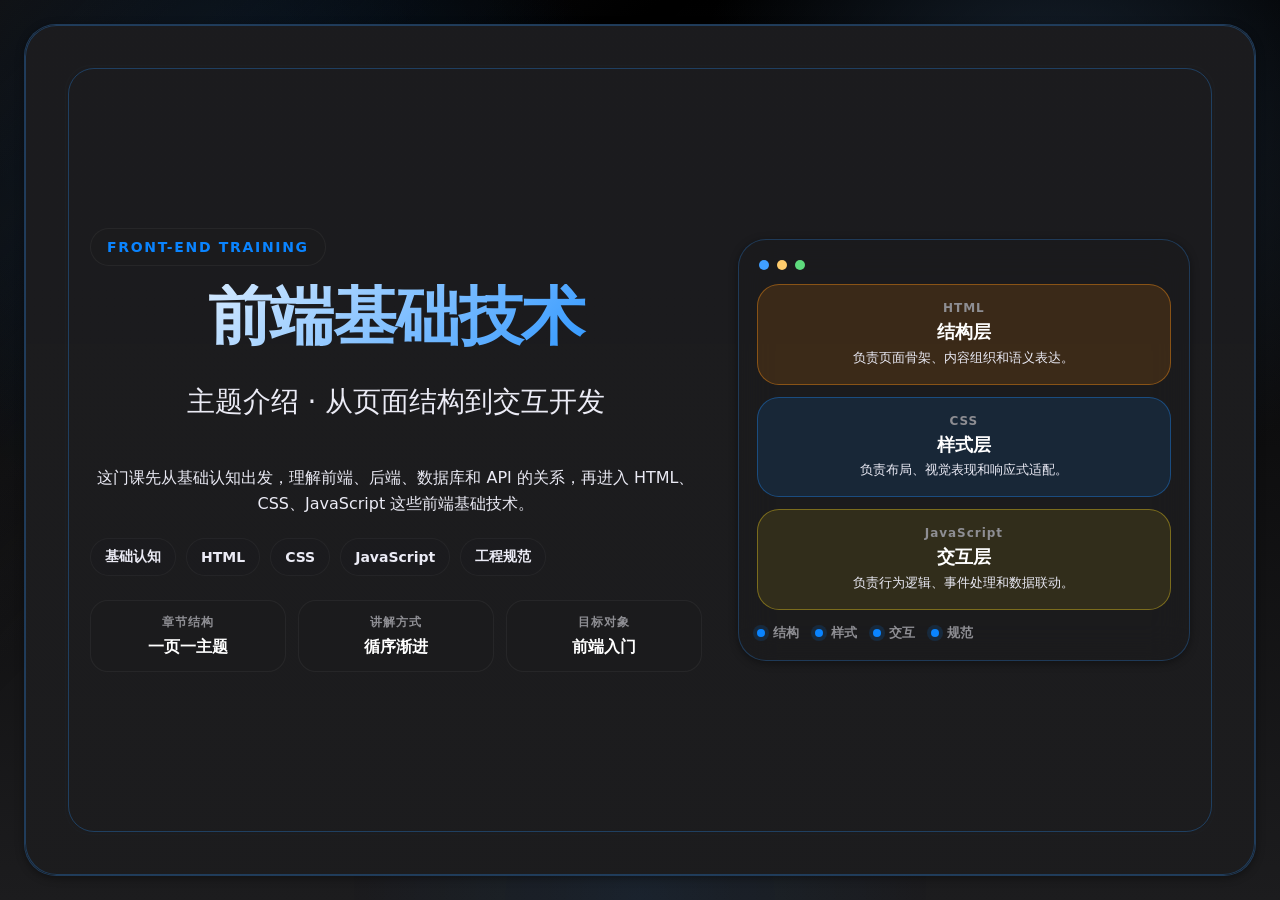
<file: 3/前端.html>
<!DOCTYPE html>
<html lang="zh-CN" data-theme="dark">
<head>
  <meta charset="UTF-8">
  <meta name="viewport" content="width=device-width, initial-scale=1.0">
  <title>前端基础技术 - 主题介绍</title>
  <link rel="stylesheet" href="./courseware-html-visual-spec.css">
  <style>
    html, body {
      height: 100%;
      margin: 0;
    }

    :root {
      --theme-primary: #007AFF;
    }

    body {
      position: relative;
      background:
        radial-gradient(circle at 18% 18%, color-mix(in srgb, var(--theme-primary) 18%, var(--bg-primary)), transparent 30%),
        radial-gradient(circle at 82% 16%, color-mix(in srgb, var(--theme-primary) 10%, var(--surface-primary)), transparent 28%),
        linear-gradient(180deg, var(--bg-primary), var(--bg-secondary));
      color: var(--label-primary);
      overflow: hidden;
    }

    body::before {
      content: "";
      position: fixed;
      inset: 0;
      pointer-events: none;
      background:
        linear-gradient(135deg, var(--surface-secondary), transparent 32%),
        radial-gradient(circle at 50% 100%, color-mix(in srgb, var(--theme-primary) 8%, transparent), transparent 28%);
      opacity: 0.85;
    }

    .page {
      position: relative;
      width: 100%;
      height: 100vh;
      padding: 24px;
      box-sizing: border-box;
      overflow: hidden;
    }

    .cover {
      position: relative;
      width: 100%;
      height: 100%;
      border-radius: 32px;
      background:
        linear-gradient(180deg, color-mix(in srgb, var(--surface-primary) 88%, var(--bg-secondary)), var(--surface-primary));
      border: 1px solid color-mix(in srgb, var(--theme-primary) 24%, var(--separator));
      box-shadow: var(--shadow-sm);
      overflow: hidden;
    }

    .cover::before {
      content: "";
      position: absolute;
      inset: 42px;
      border-radius: 26px;
      border: 1px solid color-mix(in srgb, var(--theme-primary) 26%, var(--separator));
      pointer-events: none;
    }

    .content {
      position: relative;
      z-index: 1;
      height: 100%;
      display: grid;
      grid-template-columns: minmax(0, 1.15fr) minmax(320px, 0.85fr);
      gap: 36px;
      align-items: center;
      padding: 58px 64px;
      box-sizing: border-box;
    }

    .left {
      max-width: 720px;
      display: grid;
      gap: 18px;
      align-content: center;
    }

    .kicker {
      display: inline-flex;
      width: fit-content;
      align-items: center;
      min-height: 38px;
      padding: 0 16px;
      border-radius: 999px;
      background: var(--surface-secondary);
      border: 0.5px solid var(--separator);
      color: var(--theme-primary);
      font-size: 14px;
      font-weight: 700;
      letter-spacing: 0.12em;
      text-transform: uppercase;
    }

    h1 {
      margin: 0;
      font-size: clamp(42px, 5.4vw, 74px);
      line-height: 1;
      letter-spacing: -0.06em;
    }

    .subtitle {
      margin: 0;
      font-size: clamp(18px, 1.8vw, 24px);
      line-height: 1.45;
      color: var(--label-secondary);
      font-weight: 500;
    }

    .summary {
      margin: 0;
      max-width: 640px;
      font-size: 16px;
      line-height: 1.65;
      color: var(--label-secondary);
    }

    .chips {
      display: flex;
      flex-wrap: wrap;
      gap: 10px;
      margin-top: 2px;
    }

    .chip {
      display: inline-flex;
      align-items: center;
      min-height: 38px;
      padding: 0 14px;
      border-radius: 999px;
      background: color-mix(in srgb, var(--surface-secondary) 84%, transparent);
      border: 0.5px solid color-mix(in srgb, var(--separator) 88%, transparent);
      color: var(--label-secondary);
      font-size: 14px;
      font-weight: 600;
    }

    .meta {
      display: grid;
      grid-template-columns: repeat(3, minmax(0, 1fr));
      gap: 12px;
      width: 100%;
      max-width: 640px;
      margin-top: 6px;
    }

    .meta-card {
      display: grid;
      gap: 6px;
      padding: 13px 14px;
      border-radius: 18px;
      background: color-mix(in srgb, var(--surface-secondary) 82%, transparent);
      border: 0.5px solid var(--separator);
    }

    .meta-label {
      color: var(--label-tertiary);
      font-size: 12px;
      font-weight: 600;
      letter-spacing: 0.08em;
      text-transform: uppercase;
    }

    .meta-value {
      color: var(--label-primary);
      font-size: 16px;
      font-weight: 600;
      line-height: 1.3;
    }

    .right {
      align-self: center;
      display: grid;
      gap: 14px;
      padding: 18px;
      border-radius: 28px;
      background: color-mix(in srgb, var(--surface-secondary) 72%, transparent);
      border: 1px solid color-mix(in srgb, var(--theme-primary) 22%, var(--separator));
      box-shadow: var(--shadow-sm);
      backdrop-filter: blur(18px);
    }

    .window-bar {
      display: flex;
      gap: 8px;
      align-items: center;
      padding: 2px 2px 0;
    }

    .dot {
      width: 10px;
      height: 10px;
      border-radius: 999px;
      background: color-mix(in srgb, var(--theme-primary) 78%, #ffffff 22%);
    }

    .dot:nth-child(2) {
      background: color-mix(in srgb, #ffbd44 78%, #ffffff 22%);
    }

    .dot:nth-child(3) {
      background: color-mix(in srgb, #30d158 78%, #ffffff 22%);
    }

    .stack {
      display: grid;
      gap: 12px;
    }

    .block {
      display: grid;
      gap: 6px;
      padding: 16px 18px;
      border-radius: 22px;
      background: var(--surface-primary);
      border: 0.5px solid var(--separator);
    }

    .block.html {
      border-color: color-mix(in srgb, #ff8a00 38%, var(--separator));
      background: color-mix(in srgb, #ff8a00 14%, var(--surface-secondary));
    }

    .block.css {
      border-color: color-mix(in srgb, #0a84ff 34%, var(--separator));
      background: color-mix(in srgb, #0a84ff 12%, var(--surface-secondary));
    }

    .block.js {
      border-color: color-mix(in srgb, #ffd60a 34%, var(--separator));
      background: color-mix(in srgb, #ffd60a 10%, var(--surface-secondary));
    }

    .block-label {
      color: var(--label-tertiary);
      font-size: 12px;
      font-weight: 700;
      letter-spacing: 0.08em;
    }

    .block-title {
      color: var(--label-primary);
      font-size: 18px;
      font-weight: 700;
      line-height: 1.2;
    }

    .block-desc {
      color: var(--label-secondary);
      font-size: 13px;
      line-height: 1.45;
    }

    .flow {
      display: flex;
      flex-wrap: wrap;
      gap: 10px 16px;
      color: var(--label-tertiary);
      font-size: 13px;
      font-weight: 600;
    }

    .flow span {
      display: inline-flex;
      align-items: center;
      gap: 8px;
    }

    .flow span::before {
      content: "";
      width: 8px;
      height: 8px;
      border-radius: 999px;
      background: var(--theme-primary);
      box-shadow: 0 0 0 4px color-mix(in srgb, var(--theme-primary) 14%, transparent);
    }

    .slide {
      position: relative;
      width: 100%;
      height: 100%;
      border-radius: 32px;
      background:
        linear-gradient(180deg, color-mix(in srgb, var(--surface-primary) 90%, var(--bg-secondary)), var(--surface-primary));
      border: 1px solid color-mix(in srgb, var(--theme-primary) 22%, var(--separator));
      box-shadow: var(--shadow-sm);
      overflow: hidden;
      display: none;
    }

    .slide.is-active {
      display: block;
    }

    .slide::before {
      content: "";
      position: absolute;
      inset: 40px;
      border-radius: 26px;
      border: 1px solid color-mix(in srgb, var(--theme-primary) 18%, var(--separator));
      pointer-events: none;
    }

    .slide-content {
      position: relative;
      z-index: 1;
      height: 100%;
      display: grid;
      gap: 22px;
      padding: 52px 58px;
      box-sizing: border-box;
      align-content: start;
    }

    .framework-head {
      display: grid;
      gap: 12px;
      max-width: 820px;
    }

    .framework-title {
      margin: 0;
      font-size: clamp(36px, 4.4vw, 62px);
      line-height: 1;
      letter-spacing: -0.05em;
    }

    .framework-desc {
      margin: 0;
      color: var(--label-secondary);
      font-size: 16px;
      line-height: 1.7;
      max-width: 760px;
    }

    .framework-grid {
      display: grid;
      grid-template-columns: repeat(2, minmax(0, 1fr));
      gap: 18px;
      align-items: stretch;
      margin-top: 4px;
    }

    .framework-panel {
      display: grid;
      gap: 16px;
      padding: 20px 20px 18px;
      border-radius: 24px;
      background: color-mix(in srgb, var(--surface-secondary) 80%, transparent);
      border: 0.5px solid var(--separator);
      box-shadow: var(--shadow-sm);
    }

    .framework-panel.highlight {
      border-color: color-mix(in srgb, var(--theme-primary) 34%, var(--separator));
      background: color-mix(in srgb, var(--theme-primary) 10%, var(--surface-secondary));
    }

    .framework-panel-head {
      display: grid;
      gap: 6px;
    }

    .framework-index {
      color: var(--theme-primary);
      font-size: 14px;
      font-weight: 700;
      letter-spacing: 0.08em;
      text-transform: uppercase;
    }

    .framework-panel-title {
      color: var(--label-primary);
      font-size: 22px;
      font-weight: 700;
      line-height: 1.2;
    }

    .framework-panel-subtitle {
      color: var(--label-secondary);
      font-size: 14px;
      line-height: 1.5;
    }

    .framework-list {
      display: grid;
      gap: 10px;
      margin: 0;
      padding: 0;
      list-style: none;
    }

    .framework-item {
      display: grid;
      grid-template-columns: 24px minmax(0, 1fr);
      gap: 10px;
      align-items: start;
      color: var(--label-secondary);
      font-size: 15px;
      line-height: 1.5;
    }

    .framework-bullet {
      display: inline-flex;
      align-items: center;
      justify-content: center;
      width: 22px;
      height: 22px;
      border-radius: 999px;
      background: var(--surface-primary);
      border: 0.5px solid var(--separator);
      color: var(--theme-primary);
      font-size: 12px;
      font-weight: 700;
      margin-top: 1px;
    }

    .framework-highlight-strip {
      display: grid;
      gap: 8px;
      padding: 16px 18px;
      border-radius: 18px;
      background: color-mix(in srgb, var(--surface-primary) 76%, transparent);
      border: 0.5px solid color-mix(in srgb, var(--theme-primary) 28%, var(--separator));
    }

    .framework-highlight-label {
      color: var(--label-tertiary);
      font-size: 12px;
      font-weight: 700;
      letter-spacing: 0.08em;
      text-transform: uppercase;
    }

    .framework-highlight-text {
      color: var(--label-primary);
      font-size: 15px;
      line-height: 1.55;
    }

    .section-page {
      position: relative;
      width: 100%;
      height: 100%;
      border-radius: 32px;
      background:
        linear-gradient(180deg, color-mix(in srgb, var(--surface-primary) 90%, var(--bg-secondary)), var(--surface-primary));
      border: 1px solid color-mix(in srgb, var(--theme-primary) 22%, var(--separator));
      box-shadow: var(--shadow-sm);
      overflow: hidden;
    }

    .section-page::before {
      content: "";
      position: absolute;
      inset: 38px;
      border-radius: 26px;
      border: 1px solid color-mix(in srgb, var(--theme-primary) 18%, var(--separator));
      pointer-events: none;
    }

    .section-content {
      position: relative;
      z-index: 1;
      height: 100%;
      display: grid;
      grid-template-columns: minmax(0, 0.95fr) minmax(0, 1.05fr);
      gap: 22px;
      padding: 44px 52px;
      box-sizing: border-box;
      align-items: center;
    }

    .section-left {
      display: grid;
      gap: 16px;
      align-content: start;
      max-width: 520px;
      align-self: start;
    }

    .section-index {
      display: inline-flex;
      width: fit-content;
      align-items: center;
      min-height: 38px;
      padding: 0 16px;
      border-radius: 999px;
      background: var(--surface-secondary);
      border: 0.5px solid var(--separator);
      color: var(--theme-primary);
      font-size: 14px;
      font-weight: 700;
      letter-spacing: 0.08em;
      text-transform: uppercase;
    }

    .section-title {
      margin: 0;
      font-size: clamp(34px, 4vw, 56px);
      line-height: 1;
      letter-spacing: -0.05em;
    }

    .section-subtitle {
      margin: 0;
      color: var(--label-secondary);
      font-size: 17px;
      line-height: 1.55;
      font-weight: 500;
    }

    .section-summary {
      margin: 0;
      color: var(--label-secondary);
      font-size: 15px;
      line-height: 1.7;
    }

    .section-points {
      display: grid;
      gap: 10px;
      margin: 0;
      padding: 0;
      list-style: none;
    }

    .section-point {
      display: grid;
      grid-template-columns: 28px minmax(0, 1fr);
      gap: 10px;
      align-items: start;
      padding: 12px 14px;
      border-radius: 18px;
      background: color-mix(in srgb, var(--surface-secondary) 80%, transparent);
      border: 0.5px solid var(--separator);
      color: var(--label-secondary);
      font-size: 14px;
      line-height: 1.55;
    }

    .section-badge {
      display: inline-flex;
      align-items: center;
      justify-content: center;
      width: 24px;
      height: 24px;
      border-radius: 999px;
      background: var(--surface-primary);
      border: 0.5px solid var(--separator);
      color: var(--theme-primary);
      font-size: 12px;
      font-weight: 700;
      margin-top: 1px;
    }

    .section-right {
      display: grid;
      gap: 14px;
      align-content: start;
      align-self: start;
    }

    .section-two-col {
      display: grid;
      grid-template-columns: minmax(0, 0.96fr) minmax(0, 1.04fr);
      gap: 14px;
      align-items: start;
    }

    .section-column {
      display: grid;
      gap: 14px;
      align-content: start;
      min-width: 0;
    }

    .section-image-block {
      display: grid;
      gap: 10px;
    }

    .css-right {
      gap: 10px;
    }

    .css-media-row {
      display: grid;
      grid-template-columns: repeat(2, minmax(0, 1fr));
      gap: 10px;
      align-items: start;
    }

    .section-card {
      display: grid;
      gap: 8px;
      padding: 18px 20px;
      border-radius: 22px;
      background: color-mix(in srgb, var(--surface-secondary) 82%, transparent);
      border: 0.5px solid var(--separator);
      box-shadow: var(--shadow-sm);
    }

    .section-card.primary {
      background: color-mix(in srgb, var(--theme-primary) 10%, var(--surface-secondary));
      border-color: color-mix(in srgb, var(--theme-primary) 28%, var(--separator));
    }

    .section-card-label {
      color: var(--label-tertiary);
      font-size: 12px;
      font-weight: 700;
      letter-spacing: 0.08em;
      text-transform: uppercase;
    }

    .section-card-title {
      color: var(--label-primary);
      font-size: 18px;
      font-weight: 700;
      line-height: 1.25;
    }

    .section-card-desc {
      color: var(--label-secondary);
      font-size: 14px;
      line-height: 1.55;
    }

    .section-code {
      display: grid;
      gap: 8px;
      padding: 16px 18px;
      max-height: 260px;
      border-radius: 18px;
      background: var(--surface-primary);
      border: 0.5px solid var(--separator);
      color: var(--label-secondary);
      font-size: 13px;
      line-height: 1.55;
      font-family: ui-monospace, SFMono-Regular, Menlo, Consolas, monospace;
      white-space: pre-wrap;
      overflow-wrap: anywhere;
      overflow: auto;
    }

    .section-code pre {
      margin: 0;
      white-space: pre-wrap;
      overflow-wrap: anywhere;
    }

    .section-media-grid {
      display: grid;
      gap: 14px;
    }

    .section-media-card {
      display: grid;
      gap: 10px;
      padding: 14px;
      border-radius: 22px;
      background: color-mix(in srgb, var(--surface-secondary) 80%, transparent);
      border: 0.5px solid var(--separator);
      box-shadow: var(--shadow-sm);
    }

    .section-media-title {
      color: var(--label-tertiary);
      font-size: 12px;
      font-weight: 700;
      letter-spacing: 0.08em;
      text-transform: uppercase;
    }

    .section-media-card img {
      width: auto;
      max-width: 100%;
      max-height: 260px;
      display: block;
      object-fit: contain;
      border-radius: 16px;
      border: 0.5px solid var(--separator);
      background: var(--surface-primary);
      margin: 0 auto;
    }

    .section-code-title {
      color: var(--label-tertiary);
      font-size: 12px;
      font-weight: 700;
      letter-spacing: 0.08em;
      text-transform: uppercase;
      margin-bottom: 2px;
    }

    @media (max-width: 768px) {
      .page {
        padding: 14px;
      }

      .content {
        grid-template-columns: 1fr;
        gap: 18px;
        padding: 30px 18px 18px;
        align-items: start;
      }

      .cover::before {
        inset: 18px;
      }

      h1 {
        font-size: clamp(34px, 10vw, 52px);
      }

      .subtitle {
        font-size: 16px;
      }

      .summary {
        font-size: 15px;
      }

      .meta {
        grid-template-columns: 1fr;
      }

      .right {
        padding: 14px;
      }

      .slide-content {
        padding: 28px 18px 18px;
      }

      .slide::before {
        inset: 18px;
      }

      .framework-grid {
        grid-template-columns: 1fr;
      }

      .framework-panel-title {
        font-size: 20px;
      }

      .section-content {
        grid-template-columns: 1fr;
        gap: 18px;
        padding: 28px 18px 18px;
      }

      .section-page::before {
        inset: 18px;
      }

      .section-title {
        font-size: clamp(30px, 9vw, 44px);
      }

      .section-media-grid {
        gap: 10px;
      }

      .section-two-col {
        grid-template-columns: 1fr;
      }

      .css-media-row {
        grid-template-columns: 1fr;
      }

      .section-code {
        max-height: 220px;
      }
    }
  </style>
</head>
<body>
  <main class="page">
    <section class="slide is-active" data-slide="0" aria-label="主题介绍">
      <div class="cover">
        <div class="content">
        <div class="left">
          <div class="kicker">Front-End Training</div>
          <h1>前端基础技术</h1>
          <p class="subtitle">主题介绍 · 从页面结构到交互开发</p>
          <p class="summary">这门课先从基础认知出发，理解前端、后端、数据库和 API 的关系，再进入 HTML、CSS、JavaScript 这些前端基础技术。</p>
          <div class="chips" aria-label="课程核心模块">
            <span class="chip">基础认知</span>
            <span class="chip">HTML</span>
            <span class="chip">CSS</span>
            <span class="chip">JavaScript</span>
            <span class="chip">工程规范</span>
          </div>
          <div class="meta" aria-label="课程信息">
            <div class="meta-card">
              <span class="meta-label">章节结构</span>
              <span class="meta-value">一页一主题</span>
            </div>
            <div class="meta-card">
              <span class="meta-label">讲解方式</span>
              <span class="meta-value">循序渐进</span>
            </div>
            <div class="meta-card">
              <span class="meta-label">目标对象</span>
              <span class="meta-value">前端入门</span>
            </div>
          </div>
        </div>

        <aside class="right" aria-hidden="true">
          <div class="window-bar">
            <span class="dot"></span>
            <span class="dot"></span>
            <span class="dot"></span>
          </div>
          <div class="stack">
            <div class="block html">
              <div class="block-label">HTML</div>
              <div class="block-title">结构层</div>
              <div class="block-desc">负责页面骨架、内容组织和语义表达。</div>
            </div>
            <div class="block css">
              <div class="block-label">CSS</div>
              <div class="block-title">样式层</div>
              <div class="block-desc">负责布局、视觉表现和响应式适配。</div>
            </div>
            <div class="block js">
              <div class="block-label">JavaScript</div>
              <div class="block-title">交互层</div>
              <div class="block-desc">负责行为逻辑、事件处理和数据联动。</div>
            </div>
          </div>
          <div class="flow">
            <span>结构</span>
            <span>样式</span>
            <span>交互</span>
            <span>规范</span>
          </div>
        </aside>
        </div>
      </div>
    </section>
    <section class="slide" data-slide="1" aria-label="课程框架">
      <div class="slide-content">
        <header class="framework-head">
          <div class="kicker">Course Outline</div>
          <h2 class="framework-title">课程目录</h2>
          <p class="framework-desc">这一页对应文档里的 [第一页]，先把两大部分讲清楚：基础学习路径，以及前端基础技术（基础入门）。</p>
        </header>

        <div class="framework-grid">
          <article class="framework-panel">
            <div class="framework-panel-head">
              <div class="framework-index">Part 01</div>
              <div class="framework-panel-title">第一部分：基础学习路径</div>
              <div class="framework-panel-subtitle">基础认知 + 前端 + 后端 + 数据库</div>
            </div>
            <ul class="framework-list">
              <li class="framework-item"><span class="framework-bullet">1</span><span>基础认知</span></li>
              <li class="framework-item"><span class="framework-bullet">2</span><span>前端基础</span></li>
              <li class="framework-item"><span class="framework-bullet">3</span><span>后端基础改</span></li>
              <li class="framework-item"><span class="framework-bullet">4</span><span>数据库基础</span></li>
            </ul>
          </article>

          <article class="framework-panel highlight">
            <div class="framework-panel-head">
              <div class="framework-index">Part 02</div>
              <div class="framework-panel-title">第二部分：前端基础技术（基础入门）</div>
              <div class="framework-panel-subtitle">HTML + CSS + JS</div>
            </div>
            <ul class="framework-list">
              <li class="framework-item"><span class="framework-bullet">1</span><span>基础组件</span></li>
              <li class="framework-item"><span class="framework-bullet">2</span><span>HTML</span></li>
              <li class="framework-item"><span class="framework-bullet">3</span><span>CSS</span></li>
              <li class="framework-item"><span class="framework-bullet">4</span><span>JS基础</span></li>
              <li class="framework-item"><span class="framework-bullet">5</span><span>规范</span></li>
            </ul>
            <div class="framework-highlight-strip">
              <div class="framework-highlight-label">讲解顺序</div>
              <div class="framework-highlight-text">先把基础学习路径讲明白，再进入 HTML、CSS 和 JavaScript，最后补上前端规范。</div>
            </div>
          </article>
        </div>
      </div>
    </section>
    <section class="slide" data-slide="2" aria-label="基础认知">
      <div class="section-page">
        <div class="section-content">
          <div class="section-left">
            <div class="section-index">01 / 基础认知</div>
            <h2 class="section-title">用户登录网站的完整流程</h2>
            <p class="section-subtitle">用一个最常见的登录场景，把前端、后端、数据库和 API 的关系串起来。</p>
            <p class="section-summary">前端负责接收输入和展示结果，后端负责处理逻辑和判断，数据库负责保存和查询数据，API 负责把请求和响应在各层之间传递。</p>
            <ul class="section-points">
              <li class="section-point"><span class="section-badge">1</span><span>前端页面输入账号密码，点击登录。</span></li>
              <li class="section-point"><span class="section-badge">2</span><span>前端把数据包装成请求，通过 API 发送给后端。</span></li>
              <li class="section-point"><span class="section-badge">3</span><span>后端去数据库里查账号和密码是否正确。</span></li>
              <li class="section-point"><span class="section-badge">4</span><span>数据库返回结果，后端据此生成响应，再返回给前端。</span></li>
            </ul>
          </div>
          <div class="section-right">
            <div class="section-card primary">
              <div class="section-card-label">流程</div>
              <div class="section-card-title">前端发问 → API传话 → 后端处理 → 数据库存取 → 原路返回 → 前端显示</div>
              <div class="section-card-desc">这是理解 Web 应用最基础的一条链路，也是后续学习接口、状态和数据流的入口。</div>
            </div>
            <div class="section-card">
              <div class="section-card-label">问答提示</div>
              <div class="section-card-title">改邮箱为什么不是只改前端？</div>
              <div class="section-card-desc">因为“改完后下次打开还是新的”意味着数据要落到后端和数据库，不只是页面上的临时显示。</div>
            </div>
            <div class="section-code">前端：输入框 + 点击按钮
API：传递请求
后端：接收并处理
数据库：保存和查询
前端：展示结果</div>
          </div>
        </div>
      </div>
    </section>
    <section class="slide" data-slide="3" aria-label="前端基础">
      <div class="section-page">
        <div class="section-content">
          <div class="section-left">
            <div class="section-index">02 / 前端基础</div>
            <h2 class="section-title">HTML：负责页面内容结构</h2>
            <p class="section-subtitle">先讲结构层，先搞清楚页面“有什么”。</p>
            <p class="section-summary">HTML 通过标签和语义定义页面骨架，决定标题、段落、按钮、输入框、图片等内容如何组织。</p>
            <ul class="section-points">
              <li class="section-point"><span class="section-badge">1</span><span>标签对：有开始和结束，比如 `<head></head>`。</span></li>
              <li class="section-point"><span class="section-badge">2</span><span>固定结构：`<html><head><body>` 是页面的基础骨架。</span></li>
              <li class="section-point"><span class="section-badge">3</span><span>语义化：标题、段落、按钮、输入框各用各的标签。</span></li>
              <li class="section-point"><span class="section-badge">4</span><span>HTML 只负责内容结构，不负责样式和交互。</span></li>
            </ul>
          </div>
          <div class="section-right">
            <div class="section-image-block">
              <div class="section-media-card">
                <div class="section-media-title">HTML 演示图</div>
                <img src="./image/1.PNG" alt="HTML 基础示意图">
              </div>
              <div class="section-card primary">
                <div class="section-card-label">HTML 示例</div>
                <div class="section-card-title">页面骨架与标签对</div>
                <div class="section-card-desc">把网页先搭成结构，再谈样式和交互。</div>
              </div>
              <div class="section-code">
                <div class="section-code-title">HTML 结构示例</div>
                <pre>&lt;html&gt;
  &lt;head&gt;
    &lt;title&gt;页面标题&lt;/title&gt;
  &lt;/head&gt;
  &lt;body&gt;
    &lt;h1&gt;我是标题&lt;/h1&gt;
    &lt;p&gt;我是段落&lt;/p&gt;
    &lt;button&gt;按钮&lt;/button&gt;
  &lt;/body&gt;
&lt;/html&gt;</pre>
              </div>
            </div>
          </div>
        </div>
      </div>
    </section>
    <section class="slide" data-slide="4" aria-label="前端基础 CSS">
      <div class="section-page">
        <div class="section-content">
          <div class="section-left">
            <div class="section-index">03 / 前端基础</div>
            <h2 class="section-title">CSS：负责页面样式和布局</h2>
            <p class="section-subtitle">第二页只讲样式层，重点理解页面“长什么样”。</p>
            <p class="section-summary">CSS 负责颜色、间距、大小、布局和响应式，是把 HTML 的内容变成可阅读、可展示界面的关键。</p>
            <ul class="section-points">
              <li class="section-point"><span class="section-badge">1</span><span>控制外观：颜色、边距、字体、背景。</span></li>
              <li class="section-point"><span class="section-badge">2</span><span>控制布局：盒模型、对齐、排列、响应式。</span></li>
              <li class="section-point"><span class="section-badge">3</span><span>可以把同一份 HTML 变成不同风格。</span></li>
              <li class="section-point"><span class="section-badge">4</span><span>简写属性可以减少重复写法。</span></li>
            </ul>
          </div>
          <div class="section-right css-right">
            <div class="css-media-row">
              <div class="section-media-card">
                <div class="section-media-title">CSS 演示图</div>
                <img src="./image/2.png" alt="CSS 基础示意图">
              </div>
              <div class="section-media-card">
                <div class="section-media-title">CSS 演示图 2</div>
                <img src="./image/3.png" alt="CSS 盒模型或布局示意图">
              </div>
            </div>
            <div class="section-code">
              <div class="section-code-title">CSS 示例</div>
              <pre>.pad {
    margin-top: 10px;
    margin-bottom: 10px;
    margin-left: 20px;
    margin-right: 20px;
  }
  .pad-1 {
    margin: 10px 20px 10px 20px;
  }
  .pad-2 {
    margin: 10px 20px;
  }</pre>
            </div>
            <div class="section-card primary">
              <div class="section-card-label">CSS 重点</div>
              <div class="section-card-title">样式、布局、响应式</div>
              <div class="section-card-desc">先把一个页面从“有内容”变成“好看、好用、能适配”。</div>
            </div>
          </div>
        </div>
      </div>
    </section>
    <section class="slide" data-slide="5" aria-label="前端基础 JavaScript">
      <div class="section-page">
        <div class="section-content">
          <div class="section-left">
            <div class="section-index">04 / 前端基础</div>
            <h2 class="section-title">JavaScript：负责交互、状态和请求</h2>
            <p class="section-subtitle">第三页单独讲 JS，不再和 HTML / CSS 混在一起。</p>
            <p class="section-summary">JavaScript 让网页“活过来”。它可以处理点击事件、切换样式、发起请求、读取返回数据，是前端里最直接和用户交互的一层。</p>
            <ul class="section-points">
              <li class="section-point"><span class="section-badge">1</span><span>没有 JS 的网页更像静态文档，有 JS 才能交互。</span></li>
              <li class="section-point"><span class="section-badge">2</span><span>常见事件：click。</span></li>
              <li class="section-point"><span class="section-badge">3</span><span>可以通过 `onclick` 改变元素样式。</span></li>
              <li class="section-point"><span class="section-badge">4</span><span>也可以通过 `fetch` 发送 GET / POST 请求。</span></li>
            </ul>
          </div>
          <div class="section-right">
            <div class="section-media-card">
              <div class="section-media-title">JavaScript 演示图</div>
              <img src="./image/4.png" alt="JavaScript 交互示意图">
            </div>
            <div class="section-code">
              <div class="section-code-title">点击变色示例</div>
              <pre>html：
&lt;h2 id="title"&gt;我是标题&lt;/h2&gt;
&lt;button onclick="changeColor()"&gt;点击变色&lt;/button&gt;

JS：
//JS 部分：实现交互功能
//1. 切换标题颜色
function changeColor() {
    let title = document.getElementById("title");
    if (title.style.color === "red") {
        title.style.color = "blue";
    } else {
        title.style.color = "red";
    }
}</pre>
            </div>
            <div class="section-code">
              <div class="section-code-title">请求示例</div>
              <pre>async function getRequest() {
  const url = "https://jsonplaceholder.typicode.com/users?id=1&name=test";
  const res = await fetch(url);
  const data = await res.json();
  return data;
}</pre>
            </div>
          </div>
        </div>
      </div>
    </section>
    <section class="slide" data-slide="6" aria-label="后端基础">
      <div class="section-page">
        <div class="section-content">
          <div class="section-left">
            <div class="section-index">05 / 后端基础</div>
            <h2 class="section-title">后端负责处理请求和业务判断</h2>
            <p class="section-subtitle">理解 GET 和 POST 的差别，是入门后端和接口交互最基础的一步。</p>
            <p class="section-summary">后端接收前端传来的请求，处理逻辑后返回响应。不同请求方式适用于不同场景，查询用 GET，提交和修改通常用 POST。</p>
            <ul class="section-points">
              <li class="section-point"><span class="section-badge">1</span><span>GET：参数在 URL 上，适合查询、获取数据。</span></li>
              <li class="section-point"><span class="section-badge">2</span><span>POST：参数放在 body 中，适合提交、新增、修改数据。</span></li>
              <li class="section-point"><span class="section-badge">3</span><span>后端负责判断逻辑，不直接把数据写死在页面里。</span></li>
              <li class="section-point"><span class="section-badge">4</span><span>接口的核心价值是把前端请求和后端处理连接起来。</span></li>
            </ul>
          </div>
          <div class="section-right">
            <div class="section-card primary">
              <div class="section-card-label">对比</div>
              <div class="section-card-title">GET 与 POST</div>
              <div class="section-card-desc">GET 适合拿数据，POST 适合传数据。安全性、缓存、长度限制、使用场景都不一样。</div>
            </div>
            <div class="section-card">
              <div class="section-card-label">重点</div>
              <div class="section-card-title">请求 - 处理 - 响应</div>
              <div class="section-card-desc">前端发送请求，后端判断并处理，最后返回结果给前端展示。</div>
            </div>
            <div class="section-media-card">
              <div class="section-media-title">后端基础示意图</div>
              <img src="./image/5.png" alt="后端请求响应示意图">
            </div>
            <div class="section-code">
              <div class="section-code-title">GET / POST 对比</div>
              <pre>| 对比维度 | GET 请求                      | POST 请求                  |
| -------- | ----------------------------- | -------------------------- |
| 传参方式 | 参数拼接在 URL 地址栏         | 参数放在请求体 body 中     |
| 数据长度 | 受浏览器URL长度限制，传参短小 | 无长度限制，可传大量数据   |
| 安全性   | 参数暴露在地址栏，不安全      | 参数隐藏在请求体，相对安全 |
| 缓存     | 默认会被浏览器缓存            | 默认不缓存                 |
| 使用场景 | 查询、获取数据（无数据修改）  | 提交、新增、修改数据       |</pre>
            </div>
          </div>
        </div>
      </div>
    </section>
    <section class="slide" data-slide="7" aria-label="数据库基础">
      <div class="section-page">
        <div class="section-content">
          <div class="section-left">
            <div class="section-index">06 / 数据库基础</div>
            <h2 class="section-title">数据库负责长期保存数据</h2>
            <p class="section-subtitle">前端界面上的内容要真正落地，最终还是要靠数据库保存。</p>
            <p class="section-summary">数据库是前端、后端之外的第三个关键部分。数据能永久保存，业务才能“下次打开还在”。SQLite、MySQL 都是常见的基础数据库。</p>
            <ul class="section-points">
              <li class="section-point"><span class="section-badge">1</span><span>SQLite：文件型数据库，不需要单独安装服务。</span></li>
              <li class="section-point"><span class="section-badge">2</span><span>MySQL：常见的关系型数据库，适合项目中长期使用。</span></li>
              <li class="section-point"><span class="section-badge">3</span><span>增删改查是数据库最基础、最必须掌握的能力。</span></li>
              <li class="section-point"><span class="section-badge">4</span><span>没有数据库，很多系统只能算临时页面，无法持续保存信息。</span></li>
            </ul>
          </div>
          <div class="section-right">
            <div class="section-card primary">
              <div class="section-card-label">SQL</div>
              <div class="section-card-title">四条必须掌握的语句</div>
              <div class="section-card-desc">SELECT 查、INSERT 增、UPDATE 改、DELETE 删，是数据库入门的核心。</div>
            </div>
            <div class="section-code">SELECT * FROM users;

INSERT INTO users (name, age) VALUES ('张三', 25);

UPDATE users SET name = '哈哈' WHERE name = '张三';

DELETE FROM users WHERE id = 1;</div>
            <div class="section-card">
              <div class="section-card-label">判断题</div>
              <div class="section-card-title">什么系统最需要数据库？</div>
              <div class="section-card-desc">只要数据需要下次再打开还能保留，基本都离不开数据库。</div>
            </div>
          </div>
        </div>
      </div>
    </section>
  </main>
  <script>
    (() => {
      const slides = Array.from(document.querySelectorAll('.slide'));
      let index = 0;

      const clampIndex = (value) => Math.max(0, Math.min(slides.length - 1, value));

      const render = () => {
        slides.forEach((slide, i) => {
          const active = i === index;
          slide.classList.toggle('is-active', active);
          slide.setAttribute('aria-hidden', String(!active));
        });
      };

      const go = (nextIndex) => {
        const clamped = clampIndex(nextIndex);
        if (clamped === index) return;
        index = clamped;
        render();
      };

      document.addEventListener('keydown', (event) => {
        if (event.altKey || event.metaKey || event.ctrlKey) return;
        if (event.key === 'ArrowRight' || event.key === 'ArrowDown' || event.key === 'PageDown' || event.key === ' ') {
          event.preventDefault();
          go(index + 1);
        }
        if (event.key === 'ArrowLeft' || event.key === 'ArrowUp' || event.key === 'PageUp') {
          event.preventDefault();
          go(index - 1);
        }
        if (event.key === 'Home') {
          event.preventDefault();
          go(0);
        }
        if (event.key === 'End') {
          event.preventDefault();
          go(slides.length - 1);
        }
      });

      render();
    })();
  </script>
</body>
</html>
</file>
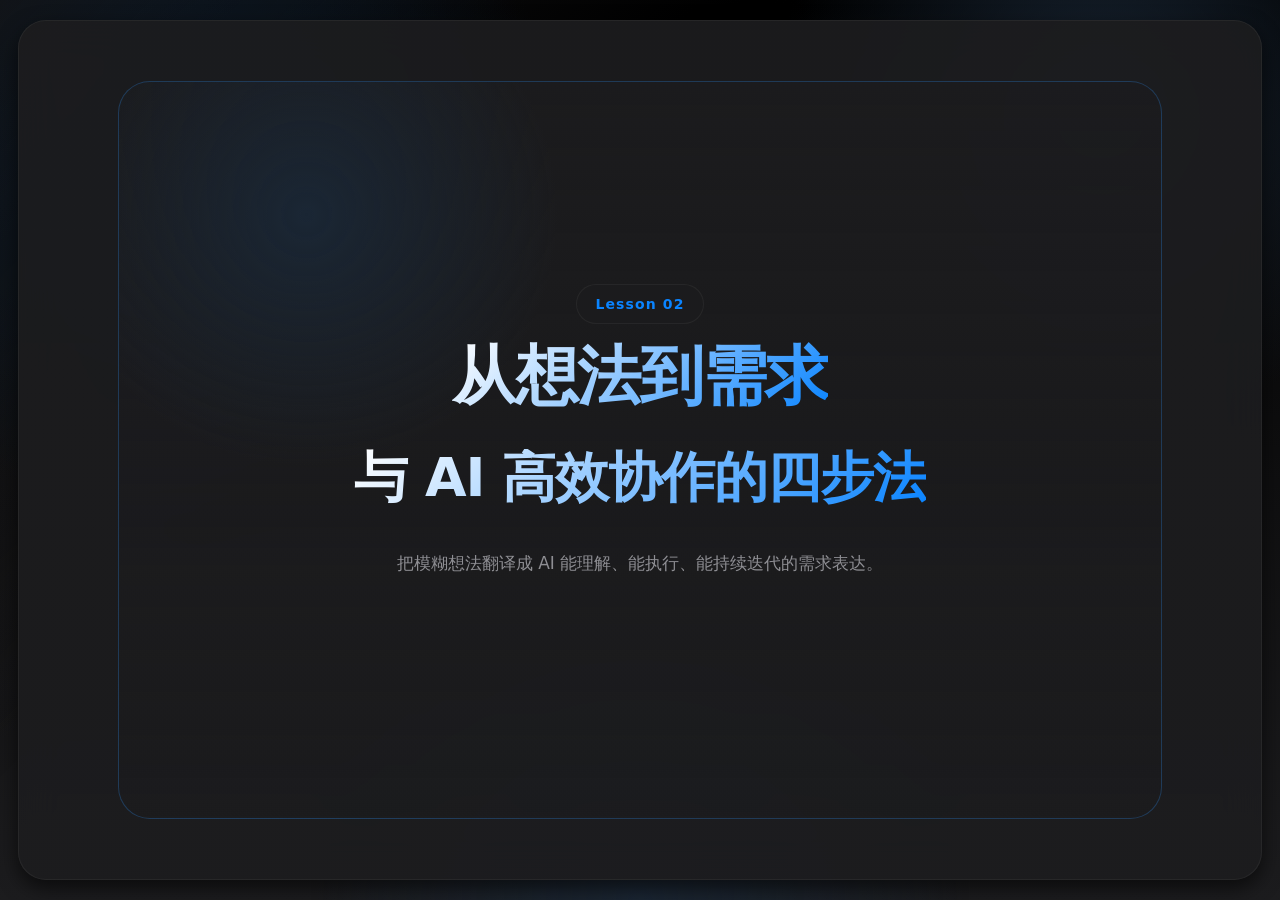
<file: 3/课件模板.html>
<!DOCTYPE html>
<html lang="zh-CN" data-theme="dark">
<head>
  <meta charset="UTF-8">
  <meta name="viewport" content="width=device-width, initial-scale=1.0">
  <title>第2节 从想法到需求</title>
  <link rel="stylesheet" href="https://cdn.jsdelivr.net/npm/swiper@11/swiper-bundle.min.css">
  <link rel="stylesheet" href="./courseware-html-visual-spec.css">
  <style>
    html,
    body {
      height: 100%;
    }

    :root {
      --theme-primary: #0a84ff;
      --hero-glow: color-mix(in srgb, var(--theme-primary) 18%, var(--bg-primary));
      --hero-glow-soft: color-mix(in srgb, var(--theme-primary) 10%, var(--surface-primary));
      --hero-line: color-mix(in srgb, var(--theme-primary) 22%, var(--separator));
      --hero-surface: color-mix(in srgb, var(--surface-primary) 88%, var(--bg-secondary));
      --chapter-surface: color-mix(in srgb, var(--surface-primary) 82%, var(--bg-secondary));
      --blank-surface: color-mix(in srgb, var(--surface-secondary) 84%, var(--bg-secondary));
    }

    body {
      position: relative;
      background:
        radial-gradient(circle at 14% 16%, var(--hero-glow), transparent 28%),
        radial-gradient(circle at 86% 12%, var(--hero-glow-soft), transparent 24%),
        linear-gradient(180deg, var(--bg-primary), var(--bg-secondary));
    }

    body::before {
      content: "";
      position: fixed;
      inset: 0;
      pointer-events: none;
      background:
        linear-gradient(135deg, var(--surface-secondary), transparent 36%),
        radial-gradient(circle at 50% 100%, var(--hero-glow-soft), transparent 30%);
      opacity: 0.92;
    }

    .courseware-swiper {
      position: relative;
      width: 100%;
      height: 100vh;
      overflow: hidden;
      touch-action: pan-y;
    }

    .courseware-swiper .swiper-wrapper {
      display: flex;
      align-items: stretch;
      width: 100%;
      height: 100%;
      transition-property: transform;
      box-sizing: content-box;
    }

    .courseware-swiper .swiper-slide {
      display: flex;
      align-items: stretch;
      flex-shrink: 0;
      width: 100%;
      height: 100%;
      padding: 0;
    }

    .courseware-swiper .apple-page {
      width: 100%;
      height: 100%;
      min-height: 0;
      position: relative;
      z-index: 1;
      padding: 20px 18px;
      align-items: stretch;
      box-sizing: border-box;
    }

    .courseware-swiper .apple-card {
      height: 100%;
      min-height: 0;
      max-height: 100%;
      display: flex;
      flex-direction: column;
      justify-content: center;
      overflow: hidden;
      background: linear-gradient(180deg, var(--hero-surface), var(--surface-primary));
    }

    .cover-card,
    .chapter-card {
      position: relative;
      isolation: isolate;
      text-align: center;
      align-items: center;
    }

    .cover-card::before,
    .chapter-card::before {
      content: "";
      position: absolute;
      inset: 7% 8%;
      border-radius: 32px;
      border: 1px solid var(--hero-line);
      background:
        radial-gradient(circle at 18% 18%, var(--hero-glow-soft), transparent 24%),
        linear-gradient(180deg, var(--surface-secondary), transparent);
      z-index: -1;
    }

    .cover-copy,
    .chapter-stage {
      display: grid;
      gap: 18px;
      justify-items: center;
      max-width: 820px;
    }

    .cover-kicker {
      display: inline-flex;
      align-items: center;
      justify-content: center;
      min-height: 40px;
      padding: 0 18px;
      border-radius: 999px;
      background: var(--surface-secondary);
      border: 0.5px solid var(--separator);
      color: var(--theme-primary);
      font-size: 14px;
      font-weight: 600;
      letter-spacing: 0.08em;
    }

    .cover-card h1,
    .cover-card .subtitle {
      font-size: clamp(42px, 5vw, 64px);
      line-height: 1.08;
      letter-spacing: -0.02em;
    }

    .cover-card .subtitle {
      margin-top: 4px;
      margin-bottom: 0;
      max-width: none;
      font-weight: 700;
      background: linear-gradient(135deg, var(--label-primary), var(--theme-primary));
      background-clip: text;
      -webkit-background-clip: text;
      color: transparent;
      white-space: nowrap;
      font-size: clamp(34px, 4.2vw, 64px);
    }

    .directory-card,
    .blank-page-card {
      justify-content: flex-start;
    }

    .directory-card {
      padding: 40px 40px 32px;
    }

    .page-head {
      display: grid;
      gap: 10px;
      margin-bottom: 28px;
    }

    .eyebrow {
      color: var(--theme-primary);
      font-size: 14px;
      font-weight: 700;
      letter-spacing: 0.08em;
      text-transform: uppercase;
    }

    .directory-grid {
      margin-top: 0;
    }

    .directory-button {
      display: grid;
      gap: 12px;
      text-align: left;
      color: inherit;
      font: inherit;
    }

    .directory-index {
      display: inline-flex;
      align-items: center;
      justify-content: center;
      width: 48px;
      height: 48px;
      border-radius: 16px;
      background: color-mix(in srgb, var(--theme-primary) 14%, var(--surface-primary));
      color: var(--theme-primary);
      font-size: 18px;
      font-weight: 700;
    }

    .directory-footer {
      font-size: 14px;
      font-weight: 600;
      color: var(--label-secondary);
    }

    .chapter-card {
      background: linear-gradient(180deg, var(--chapter-surface), var(--surface-primary));
    }

    .closing-card .chapter-stage {
      gap: 20px;
    }

    .closing-title {
      font-size: 72px;
      font-weight: 800;
      letter-spacing: -0.04em;
      line-height: 1;
      color: var(--label-primary);
    }

    .closing-subtitle {
      max-width: 760px;
      margin: 0 auto;
      font-size: 24px;
      line-height: 1.45;
      color: var(--label-secondary);
    }

    .chapter-desc {
      margin-bottom: 0;
      max-width: 640px;
    }

    .blank-page-card {
      position: relative;
      padding: 32px;
      background: linear-gradient(180deg, var(--blank-surface), var(--surface-primary));
      transition:
        transform 0.24s ease,
        box-shadow 0.24s ease,
        border-color 0.24s ease,
        background 0.24s ease;
      will-change: transform;
    }

    .blank-page-card:not(.chapter1-dialogue-page):not(.translation-page):not(.evolution-page):not(.chapter2-overview-page):not(.chapter2-why-page):not(.chapter2-why-focus-page):not(.chapter2-method-page):not(.chapter2-brainstorm-page):not(.chapter2-understanding-page):not(.chapter2-understanding-demo-page):not(.chapter2-research-page):not(.chapter2-analysis-page):not(.chapter2-5w1h-page):not(.chapter3-template-page):hover,
    .blank-page-card:not(.chapter1-dialogue-page):not(.translation-page):not(.evolution-page):not(.chapter2-overview-page):not(.chapter2-why-page):not(.chapter2-why-focus-page):not(.chapter2-method-page):not(.chapter2-brainstorm-page):not(.chapter2-understanding-page):not(.chapter2-understanding-demo-page):not(.chapter2-research-page):not(.chapter2-analysis-page):not(.chapter2-5w1h-page):not(.chapter3-template-page):focus-within {
      transform: translateY(-4px);
      box-shadow:
        0 22px 44px color-mix(in srgb, var(--theme-primary) 10%, transparent),
        var(--shadow-lg);
      border-color: color-mix(in srgb, var(--theme-primary) 20%, var(--separator));
      background: linear-gradient(180deg, color-mix(in srgb, var(--blank-surface) 92%, var(--theme-primary) 8%), var(--surface-primary));
    }

    :is(
      .chapter2-logic-card,
      .chapter2-step-card,
      .chapter2-why-prompt,
      .chapter2-why-card,
      .chapter2-why-conclusion,
      .chapter2-method-intro,
      .chapter2-method-card,
      .chapter2-brainstorm-intro,
      .chapter2-brainstorm-card,
      .chapter2-understanding-intro,
      .chapter2-understanding-step,
      .chapter2-understanding-card,
      .chapter2-understanding-demo-chat,
      .chapter2-understanding-demo-outcome,
      .chapter2-research-card,
      .chapter2-analysis-headline,
      .chapter2-analysis-card,
      .chapter2-5w1h-dialogue-page .chapter2-5w1h-response,
      .chapter2-5w1h-five-grid .chapter2-5w1h-card,
      .chapter2-5w1h-note,
      .chapter2-5w1h-how-block,
      .chapter3-template-card,
      .chapter3-template-tip-card,
      .chapter3-template-scene-card,
      .chapter3-5w1h-card,
      .chapter3-homework-summary,
      .chapter3-homework-step
    ) {
      transition:
        transform 0.24s ease,
        box-shadow 0.24s ease,
        border-color 0.24s ease,
        background 0.24s ease;
      will-change: transform;
    }

    :is(
      .chapter2-logic-card,
      .chapter2-step-card,
      .chapter2-why-prompt,
      .chapter2-why-card,
      .chapter2-why-conclusion,
      .chapter2-method-intro,
      .chapter2-method-card,
      .chapter2-brainstorm-intro,
      .chapter2-brainstorm-card,
      .chapter2-understanding-intro,
      .chapter2-understanding-step,
      .chapter2-understanding-card,
      .chapter2-understanding-demo-chat,
      .chapter2-understanding-demo-outcome,
      .chapter2-research-card,
      .chapter2-analysis-headline,
      .chapter2-analysis-card,
      .chapter2-5w1h-dialogue-page .chapter2-5w1h-response,
      .chapter2-5w1h-five-grid .chapter2-5w1h-card,
      .chapter2-5w1h-note,
      .chapter2-5w1h-how-block,
      .chapter3-template-card,
      .chapter3-template-tip-card,
      .chapter3-template-scene-card,
      .chapter3-5w1h-card,
      .chapter3-homework-summary,
      .chapter3-homework-step
    ):hover,
    :is(
      .chapter2-logic-card,
      .chapter2-step-card,
      .chapter2-why-prompt,
      .chapter2-why-card,
      .chapter2-why-conclusion,
      .chapter2-method-intro,
      .chapter2-method-card,
      .chapter2-brainstorm-intro,
      .chapter2-brainstorm-card,
      .chapter2-understanding-intro,
      .chapter2-understanding-step,
      .chapter2-understanding-card,
      .chapter2-understanding-demo-chat,
      .chapter2-understanding-demo-outcome,
      .chapter2-research-card,
      .chapter2-analysis-headline,
      .chapter2-analysis-card,
      .chapter2-5w1h-dialogue-page .chapter2-5w1h-response,
      .chapter2-5w1h-five-grid .chapter2-5w1h-card,
      .chapter2-5w1h-note,
      .chapter2-5w1h-how-block,
      .chapter3-template-card,
      .chapter3-template-tip-card,
      .chapter3-template-scene-card,
      .chapter3-5w1h-card,
      .chapter3-homework-summary,
      .chapter3-homework-step
    ):focus-within {
      transform: translateY(-4px);
      box-shadow:
        0 18px 36px color-mix(in srgb, var(--theme-primary) 10%, transparent),
        var(--shadow-lg);
      border-color: color-mix(in srgb, var(--theme-primary) 20%, var(--separator));
    }

    :is(
      .chapter2-logic-card,
      .chapter2-step-card.step-1,
      .chapter2-why-prompt,
      .chapter2-method-card.idea,
      .chapter2-brainstorm-card.type-specific,
      .chapter2-understanding-step,
      .chapter2-understanding-demo-chat,
      .chapter2-research-card.user,
      .chapter2-analysis-headline,
      .chapter2-analysis-card.funnel,
      .chapter2-5w1h-card.what,
      .chapter3-template-card,
      .chapter3-5w1h-card.what,
      .chapter3-homework-summary
    ):hover,
    :is(
      .chapter2-logic-card,
      .chapter2-step-card.step-1,
      .chapter2-why-prompt,
      .chapter2-method-card.idea,
      .chapter2-brainstorm-card.type-specific,
      .chapter2-understanding-step,
      .chapter2-understanding-demo-chat,
      .chapter2-research-card.user,
      .chapter2-analysis-headline,
      .chapter2-analysis-card.funnel,
      .chapter2-5w1h-card.what,
      .chapter3-template-card,
      .chapter3-5w1h-card.what,
      .chapter3-homework-summary
    ):focus-within {
      background: linear-gradient(180deg, color-mix(in srgb, var(--theme-primary) 16%, var(--surface-primary)), color-mix(in srgb, var(--surface-secondary) 94%, transparent));
      border-color: color-mix(in srgb, var(--theme-primary) 28%, var(--separator));
      box-shadow:
        0 18px 36px color-mix(in srgb, var(--theme-primary) 16%, transparent),
        var(--shadow-lg);
    }

    :is(
      .chapter2-step-card.step-2,
      .chapter2-method-card.implement,
      .chapter2-brainstorm-card.boundary,
      .chapter2-brainstorm-card.compare,
      .chapter2-research-card.competitor,
      .chapter2-analysis-card.distribution,
      .chapter2-5w1h-card.why,
      .chapter2-5w1h-note,
      .chapter3-template-tip-card,
      .chapter3-5w1h-card.why,
      .chapter3-homework-step.step-1
    ):hover,
    :is(
      .chapter2-step-card.step-2,
      .chapter2-method-card.implement,
      .chapter2-brainstorm-card.boundary,
      .chapter2-brainstorm-card.compare,
      .chapter2-research-card.competitor,
      .chapter2-analysis-card.distribution,
      .chapter2-5w1h-card.why,
      .chapter2-5w1h-note,
      .chapter3-template-tip-card,
      .chapter3-5w1h-card.why,
      .chapter3-homework-step.step-1
    ):focus-within {
      background: linear-gradient(180deg, color-mix(in srgb, var(--theme-warning) 16%, var(--surface-primary)), color-mix(in srgb, var(--surface-secondary) 94%, transparent));
      border-color: color-mix(in srgb, var(--theme-warning) 30%, var(--separator));
      box-shadow:
        0 18px 36px color-mix(in srgb, var(--theme-warning) 16%, transparent),
        var(--shadow-lg);
    }

    :is(
      .chapter2-step-card.step-3,
      .chapter2-brainstorm-card.assumption,
      .chapter2-understanding-intro,
      .chapter2-research-card.resource,
      .chapter2-analysis-card.compare,
      .chapter2-5w1h-card.who,
      .chapter3-5w1h-card.who,
      .chapter3-homework-step.step-2
    ):hover,
    :is(
      .chapter2-step-card.step-3,
      .chapter2-brainstorm-card.assumption,
      .chapter2-understanding-intro,
      .chapter2-research-card.resource,
      .chapter2-analysis-card.compare,
      .chapter2-5w1h-card.who,
      .chapter3-5w1h-card.who,
      .chapter3-homework-step.step-2
    ):focus-within {
      background: linear-gradient(180deg, color-mix(in srgb, var(--theme-purple) 16%, var(--surface-primary)), color-mix(in srgb, var(--surface-secondary) 94%, transparent));
      border-color: color-mix(in srgb, var(--theme-purple) 28%, var(--separator));
      box-shadow:
        0 18px 36px color-mix(in srgb, var(--theme-purple) 16%, transparent),
        var(--shadow-lg);
    }

    :is(
      .chapter2-step-card.step-4,
      .chapter2-method-card.wish,
      .chapter2-brainstorm-card.meta,
      .chapter2-why-conclusion,
      .chapter2-understanding-demo-outcome,
      .chapter2-analysis-card.trend,
      .chapter2-5w1h-card.where,
      .chapter3-template-scene-card,
      .chapter3-5w1h-card.where,
      .chapter3-homework-step.step-3
    ):hover,
    :is(
      .chapter2-step-card.step-4,
      .chapter2-method-card.wish,
      .chapter2-brainstorm-card.meta,
      .chapter2-why-conclusion,
      .chapter2-understanding-demo-outcome,
      .chapter2-analysis-card.trend,
      .chapter2-5w1h-card.where,
      .chapter3-template-scene-card,
      .chapter3-5w1h-card.where,
      .chapter3-homework-step.step-3
    ):focus-within {
      background: linear-gradient(180deg, color-mix(in srgb, var(--theme-success) 16%, var(--surface-primary)), color-mix(in srgb, var(--surface-secondary) 94%, transparent));
      border-color: color-mix(in srgb, var(--theme-success) 28%, var(--separator));
      box-shadow:
        0 18px 36px color-mix(in srgb, var(--theme-success) 16%, transparent),
        var(--shadow-lg);
    }

    :is(
      .chapter2-method-card.problem,
      .chapter2-brainstorm-card.counterexample,
      .chapter2-why-card,
      .chapter2-5w1h-card.when,
      .chapter3-5w1h-card.when
    ):hover,
    :is(
      .chapter2-method-card.problem,
      .chapter2-brainstorm-card.counterexample,
      .chapter2-why-card,
      .chapter2-5w1h-card.when,
      .chapter3-5w1h-card.when
    ):focus-within {
      background: linear-gradient(180deg, color-mix(in srgb, var(--theme-danger) 14%, var(--surface-primary)), color-mix(in srgb, var(--surface-secondary) 94%, transparent));
      border-color: color-mix(in srgb, var(--theme-danger) 26%, var(--separator));
      box-shadow:
        0 18px 36px color-mix(in srgb, var(--theme-danger) 14%, transparent),
        var(--shadow-lg);
    }

    :is(
      .chapter2-analysis-card.attribution,
      .chapter2-5w1h-card.how,
      .chapter3-5w1h-card.how
    ):hover,
    :is(
      .chapter2-analysis-card.attribution,
      .chapter2-5w1h-card.how,
      .chapter3-5w1h-card.how
    ):focus-within {
      background: linear-gradient(180deg, color-mix(in srgb, #f97316 16%, var(--surface-primary)), color-mix(in srgb, var(--surface-secondary) 94%, transparent));
      border-color: color-mix(in srgb, #f97316 28%, var(--separator));
      box-shadow:
        0 18px 36px color-mix(in srgb, #f97316 16%, transparent),
        var(--shadow-lg);
    }

    :is(
      .chapter2-analysis-card.segment,
      .chapter2-5w1h-how-block
    ):hover,
    :is(
      .chapter2-analysis-card.segment,
      .chapter2-5w1h-how-block
    ):focus-within {
      background: linear-gradient(180deg, color-mix(in srgb, #ec4899 16%, var(--surface-primary)), color-mix(in srgb, var(--surface-secondary) 94%, transparent));
      border-color: color-mix(in srgb, #ec4899 28%, var(--separator));
      box-shadow:
        0 18px 36px color-mix(in srgb, #ec4899 16%, transparent),
        var(--shadow-lg);
    }

    .has-return-directory .page-head {
      padding-right: 112px;
    }

    .page-return-button {
      position: absolute;
      top: 28px;
      right: 28px;
      display: inline-flex;
      align-items: center;
      justify-content: center;
      min-height: 42px;
      padding: 0 16px;
      border-radius: 999px;
      background: color-mix(in srgb, var(--surface-secondary) 58%, transparent);
      border: 0.5px solid color-mix(in srgb, var(--separator) 74%, transparent);
      box-shadow: var(--shadow-sm);
      backdrop-filter: blur(20px);
      color: var(--label-secondary);
      font-size: 14px;
      font-weight: 600;
      white-space: nowrap;
      cursor: pointer;
      transition: background 0.2s ease, color 0.2s ease, transform 0.2s ease;
      z-index: 4;
    }

    .page-return-button:hover {
      background: color-mix(in srgb, var(--surface-primary) 72%, transparent);
      color: var(--label-primary);
      transform: translateY(-1px);
    }

    .page-return-button:focus-visible {
      outline: 2px solid var(--theme-primary);
      outline-offset: 2px;
    }

    .blank-layout {
      display: grid;
      grid-template-columns: minmax(0, 1.1fr) minmax(320px, 0.9fr);
      gap: 24px;
      min-height: 0;
      flex: 1;
      align-items: stretch;
    }

    .placeholder-panel,
    .prompt-panel {
      display: grid;
      gap: 18px;
      min-height: 0;
      padding: 28px;
      border-radius: 28px;
      background: var(--surface-secondary);
      border: 0.5px solid var(--separator);
      box-shadow: var(--shadow-sm);
    }

    .placeholder-panel {
      align-content: center;
      justify-items: center;
      text-align: center;
      background:
        linear-gradient(180deg, color-mix(in srgb, var(--theme-primary) 10%, var(--surface-secondary)), var(--surface-secondary));
    }

    .placeholder-mark {
      display: inline-flex;
      align-items: center;
      justify-content: center;
      width: 88px;
      height: 88px;
      border-radius: 28px;
      background: color-mix(in srgb, var(--theme-primary) 16%, var(--surface-primary));
      color: var(--theme-primary);
      font-size: 34px;
      font-weight: 700;
      letter-spacing: 0.02em;
    }

    .placeholder-title {
      font-size: 30px;
      font-weight: 700;
      letter-spacing: -0.02em;
      color: var(--label-primary);
    }

    .placeholder-text {
      max-width: 420px;
      font-size: 16px;
      line-height: 1.6;
      color: var(--label-secondary);
    }

    .prompt-panel {
      align-content: start;
    }

    .chapter3-template-page {
      gap: 0;
    }

    .chapter3-template-page .page-head {
      margin-bottom: 12px;
    }

    .chapter3-template-layout {
      display: grid;
      grid-template-columns: minmax(0, 1.34fr) minmax(248px, 0.66fr);
      gap: 16px;
      min-height: 0;
      flex: 1;
      align-items: stretch;
    }

    .chapter3-template-card,
    .chapter3-template-tip-card,
    .chapter3-template-scene-card {
      border-radius: 30px;
      border: 0.5px solid var(--separator);
      box-shadow: var(--shadow-sm);
    }

    .chapter3-template-card {
      display: grid;
      gap: 12px;
      padding: 18px;
      background:
        linear-gradient(180deg, color-mix(in srgb, var(--theme-primary) 10%, var(--surface-primary)), color-mix(in srgb, var(--surface-secondary) 96%, transparent));
    }

    .chapter3-template-top {
      display: flex;
      align-items: center;
      justify-content: space-between;
      gap: 14px;
      flex-wrap: wrap;
    }

    .chapter3-template-tag,
    .chapter3-template-side-tag {
      display: inline-flex;
      align-items: center;
      min-height: 30px;
      padding: 0 12px;
      border-radius: 999px;
      font-size: 12px;
      font-weight: 700;
      letter-spacing: 0.08em;
      text-transform: uppercase;
    }

    .chapter3-template-tag {
      background: color-mix(in srgb, var(--theme-primary) 14%, var(--surface-primary));
      color: var(--theme-primary);
    }

    .chapter3-template-hint {
      font-size: 14px;
      line-height: 1.45;
      color: var(--label-secondary);
    }

    .chapter3-template-shell {
      display: grid;
      gap: 8px;
      min-height: 0;
      padding: 16px;
      border-radius: 24px;
      background:
        linear-gradient(180deg, color-mix(in srgb, white 48%, transparent), color-mix(in srgb, var(--surface-secondary) 92%, transparent));
      border: 0.5px solid color-mix(in srgb, var(--theme-primary) 16%, var(--separator));
    }

    .chapter3-template-intro {
      margin: 0;
      font-size: 20px;
      line-height: 1.3;
      font-weight: 700;
      letter-spacing: -0.02em;
      color: var(--label-primary);
    }

    .chapter3-template-intro span {
      color: var(--theme-primary);
    }

    .chapter3-template-field {
      display: grid;
      gap: 6px;
      padding: 12px 12px 10px;
      border-radius: 18px;
      background: color-mix(in srgb, var(--surface-primary) 72%, transparent);
      border: 0.5px solid color-mix(in srgb, var(--separator) 88%, transparent);
    }

    .chapter3-template-field-label {
      font-size: 16px;
      line-height: 1.3;
      font-weight: 800;
      color: var(--label-primary);
    }

    .chapter3-template-empty {
      height: 34px;
      border-radius: 14px;
      border: 1px dashed color-mix(in srgb, var(--theme-primary) 30%, transparent);
      background:
        linear-gradient(180deg, color-mix(in srgb, var(--theme-primary) 5%, var(--surface-primary)), color-mix(in srgb, var(--surface-secondary) 88%, transparent));
    }

    .chapter3-template-list {
      display: grid;
      gap: 8px;
    }

    .chapter3-template-list-item {
      min-height: 30px;
      display: flex;
      align-items: center;
      padding: 0 10px;
      border-radius: 14px;
      background: color-mix(in srgb, var(--surface-secondary) 90%, transparent);
      color: var(--label-secondary);
      font-size: 15px;
      font-weight: 600;
    }

    .chapter3-template-actions {
      display: flex;
      align-items: center;
      gap: 8px;
      flex-wrap: wrap;
    }

    .chapter3-template-action {
      display: inline-flex;
      align-items: center;
      justify-content: center;
      min-height: 30px;
      padding: 0 12px;
      border-radius: 999px;
      background: color-mix(in srgb, var(--theme-primary) 12%, var(--surface-primary));
      border: 0.5px solid color-mix(in srgb, var(--theme-primary) 22%, transparent);
      color: var(--theme-primary);
      font-size: 14px;
      font-weight: 700;
    }

    .chapter3-template-side {
      display: grid;
      gap: 14px;
      min-height: 0;
      align-content: stretch;
    }

    .chapter3-template-tip-card,
    .chapter3-template-scene-card {
      display: grid;
      align-content: start;
      gap: 8px;
      padding: 16px 16px 14px;
      background: color-mix(in srgb, var(--surface-secondary) 86%, transparent);
    }

    .chapter3-template-tip-card {
      background:
        linear-gradient(180deg, color-mix(in srgb, var(--theme-warning) 10%, var(--surface-primary)), color-mix(in srgb, var(--surface-secondary) 95%, transparent));
    }

    .chapter3-template-scene-card {
      background:
        linear-gradient(180deg, color-mix(in srgb, var(--theme-success) 10%, var(--surface-primary)), color-mix(in srgb, var(--surface-secondary) 95%, transparent));
    }

    .chapter3-template-side-tag.warning {
      background: color-mix(in srgb, var(--theme-warning) 14%, var(--surface-primary));
      color: #b45309;
    }

    .chapter3-template-side-tag.success {
      background: color-mix(in srgb, var(--theme-success) 12%, var(--surface-primary));
      color: var(--theme-success);
    }

    .chapter3-template-side-title {
      font-size: 18px;
      line-height: 1.22;
      font-weight: 800;
      letter-spacing: -0.02em;
      color: var(--label-primary);
    }

    .chapter3-template-side-list {
      display: grid;
      gap: 6px;
      margin: 0;
      padding: 0;
      list-style: none;
    }

    .chapter3-template-side-list li {
      padding: 0 0 0 14px;
      position: relative;
      color: var(--label-secondary);
      font-size: 14px;
      line-height: 1.5;
    }

    .chapter3-template-side-list li::before {
      content: "";
      position: absolute;
      top: 9px;
      left: 0;
      width: 6px;
      height: 6px;
      border-radius: 50%;
      background: color-mix(in srgb, var(--theme-primary) 44%, transparent);
    }

    .chapter3-5w1h-page {
      gap: 0;
    }

    .chapter3-5w1h-page .page-head {
      margin-bottom: 12px;
    }

    .chapter3-5w1h-layout {
      display: grid;
      grid-template-rows: auto 1fr;
      gap: 12px;
      min-height: 0;
      flex: 1;
    }

    .chapter3-5w1h-intro {
      display: grid;
      gap: 6px;
      padding: 16px 18px;
      border-radius: 24px;
      background:
        linear-gradient(180deg, color-mix(in srgb, var(--theme-primary) 10%, var(--surface-primary)), color-mix(in srgb, var(--surface-secondary) 94%, transparent));
      border: 0.5px solid color-mix(in srgb, var(--theme-primary) 18%, var(--separator));
      box-shadow: var(--shadow-sm);
    }

    .chapter3-5w1h-intro-label {
      color: var(--theme-primary);
      font-size: 12px;
      font-weight: 700;
      letter-spacing: 0.08em;
      text-transform: uppercase;
    }

    .chapter3-5w1h-intro-text {
      font-size: 18px;
      line-height: 1.45;
      font-weight: 700;
      color: var(--label-primary);
    }

    .chapter3-5w1h-grid {
      display: grid;
      grid-template-columns: repeat(3, minmax(0, 1fr));
      gap: 14px;
      min-height: 0;
    }

    .chapter3-5w1h-card {
      display: grid;
      align-content: start;
      gap: 10px;
      min-height: 0;
      padding: 16px 16px 14px;
      border-radius: 26px;
      background: color-mix(in srgb, var(--surface-secondary) 86%, transparent);
      border: 0.5px solid var(--separator);
      box-shadow: var(--shadow-sm);
    }

    .chapter3-5w1h-card-head {
      display: flex;
      align-items: center;
      justify-content: space-between;
      gap: 10px;
    }

    .chapter3-5w1h-code {
      display: inline-flex;
      align-items: center;
      justify-content: center;
      min-width: 52px;
      min-height: 28px;
      padding: 0 10px;
      border-radius: 999px;
      font-size: 13px;
      font-weight: 800;
      letter-spacing: 0.04em;
      color: var(--label-primary);
      background: color-mix(in srgb, var(--surface-primary) 78%, transparent);
      border: 0.5px solid color-mix(in srgb, var(--separator) 86%, transparent);
    }

    .chapter3-5w1h-title {
      font-size: 22px;
      line-height: 1.2;
      font-weight: 800;
      letter-spacing: -0.02em;
      color: var(--label-primary);
    }

    .chapter3-5w1h-list {
      display: grid;
      gap: 8px;
      margin: 0;
      padding: 0;
      list-style: none;
    }

    .chapter3-5w1h-list li {
      position: relative;
      padding-left: 14px;
      color: var(--label-secondary);
      font-size: 14px;
      line-height: 1.52;
    }

    .chapter3-5w1h-list li::before {
      content: "";
      position: absolute;
      top: 8px;
      left: 0;
      width: 6px;
      height: 6px;
      border-radius: 50%;
      background: color-mix(in srgb, var(--theme-primary) 44%, transparent);
    }

    .chapter3-5w1h-note {
      margin-top: auto;
      padding: 10px 12px;
      border-radius: 14px;
      background: color-mix(in srgb, var(--surface-primary) 76%, transparent);
      color: var(--label-secondary);
      font-size: 13px;
      line-height: 1.45;
      border: 0.5px solid color-mix(in srgb, var(--separator) 84%, transparent);
    }

    .chapter3-5w1h-card.why {
      background:
        linear-gradient(180deg, color-mix(in srgb, var(--theme-warning) 9%, var(--surface-primary)), color-mix(in srgb, var(--surface-secondary) 95%, transparent));
    }

    .chapter3-5w1h-card.what {
      background:
        linear-gradient(180deg, color-mix(in srgb, var(--theme-primary) 9%, var(--surface-primary)), color-mix(in srgb, var(--surface-secondary) 95%, transparent));
    }

    .chapter3-5w1h-card.where {
      background:
        linear-gradient(180deg, color-mix(in srgb, var(--theme-success) 9%, var(--surface-primary)), color-mix(in srgb, var(--surface-secondary) 95%, transparent));
    }

    .chapter3-5w1h-card.when {
      background:
        linear-gradient(180deg, color-mix(in srgb, var(--theme-danger) 8%, var(--surface-primary)), color-mix(in srgb, var(--surface-secondary) 95%, transparent));
    }

    .chapter3-5w1h-card.who {
      background:
        linear-gradient(180deg, color-mix(in srgb, var(--theme-purple) 9%, var(--surface-primary)), color-mix(in srgb, var(--surface-secondary) 95%, transparent));
    }

    .chapter3-5w1h-card.how {
      background:
        linear-gradient(180deg, color-mix(in srgb, #f97316 9%, var(--surface-primary)), color-mix(in srgb, var(--surface-secondary) 95%, transparent));
    }

    .chapter3-homework-page {
      gap: 0;
    }

    .chapter3-homework-page .page-head {
      margin-bottom: 12px;
    }

    .chapter3-homework-layout {
      display: grid;
      grid-template-rows: 1fr;
      gap: 0;
      min-height: 0;
      flex: 1;
    }

    .chapter3-homework-summary,
    .chapter3-homework-step {
      border-radius: 26px;
      border: 0.5px solid var(--separator);
      box-shadow: var(--shadow-sm);
    }

    .chapter3-homework-summary {
      display: grid;
      gap: 8px;
      padding: 16px 18px;
      background:
        linear-gradient(180deg, color-mix(in srgb, var(--theme-primary) 10%, var(--surface-primary)), color-mix(in srgb, var(--surface-secondary) 94%, transparent));
    }

    .chapter3-homework-eyebrow {
      color: var(--theme-primary);
      font-size: 12px;
      font-weight: 700;
      letter-spacing: 0.08em;
      text-transform: uppercase;
    }

    .chapter3-homework-summary-title {
      font-size: 24px;
      line-height: 1.22;
      font-weight: 800;
      letter-spacing: -0.03em;
      color: var(--label-primary);
    }

    .chapter3-homework-summary-text {
      font-size: 14px;
      line-height: 1.52;
      color: var(--label-secondary);
    }

    .chapter3-homework-summary-list {
      display: grid;
      gap: 6px;
      margin: 0;
      padding: 0;
      list-style: none;
    }

    .chapter3-homework-summary-list li {
      position: relative;
      padding-left: 14px;
      color: var(--label-secondary);
      font-size: 14px;
      line-height: 1.5;
    }

    .chapter3-homework-summary-list li::before {
      content: "";
      position: absolute;
      top: 8px;
      left: 0;
      width: 6px;
      height: 6px;
      border-radius: 50%;
      background: color-mix(in srgb, var(--theme-primary) 44%, transparent);
    }

    .chapter3-homework-blocks {
      display: grid;
      gap: 10px;
      margin-top: 4px;
    }

    .chapter3-homework-block {
      display: grid;
      gap: 6px;
      padding: 12px 14px;
      border-radius: 18px;
      background: color-mix(in srgb, var(--surface-primary) 72%, transparent);
      border: 0.5px solid color-mix(in srgb, var(--separator) 84%, transparent);
    }

    .chapter3-homework-block-title {
      font-size: 16px;
      line-height: 1.3;
      font-weight: 800;
      color: var(--label-primary);
    }

    .chapter3-homework-block-text {
      font-size: 14px;
      line-height: 1.55;
      color: var(--label-secondary);
    }

    .chapter3-homework-block-list {
      display: grid;
      gap: 6px;
      margin: 0;
      padding: 0;
      list-style: none;
    }

    .chapter3-homework-block-list li {
      position: relative;
      padding-left: 14px;
      color: var(--label-secondary);
      font-size: 14px;
      line-height: 1.5;
    }

    .chapter3-homework-block-list li::before {
      content: "";
      position: absolute;
      top: 8px;
      left: 0;
      width: 6px;
      height: 6px;
      border-radius: 50%;
      background: color-mix(in srgb, var(--theme-primary) 44%, transparent);
    }

    .chapter3-homework-block.deadline {
      background:
        linear-gradient(180deg, color-mix(in srgb, var(--theme-warning) 10%, var(--surface-primary)), color-mix(in srgb, var(--surface-secondary) 94%, transparent));
      border-color: color-mix(in srgb, var(--theme-warning) 20%, var(--separator));
    }

    .chapter3-homework-grid {
      display: grid;
      grid-template-columns: repeat(3, minmax(0, 1fr));
      gap: 14px;
      min-height: 0;
    }

    .chapter3-homework-step {
      display: grid;
      align-content: start;
      gap: 8px;
      padding: 16px 16px 14px;
      background: color-mix(in srgb, var(--surface-secondary) 86%, transparent);
    }

    .chapter3-homework-step.step-1 {
      background:
        linear-gradient(180deg, color-mix(in srgb, var(--theme-warning) 10%, var(--surface-primary)), color-mix(in srgb, var(--surface-secondary) 95%, transparent));
    }

    .chapter3-homework-step.step-2 {
      background:
        linear-gradient(180deg, color-mix(in srgb, var(--theme-purple) 10%, var(--surface-primary)), color-mix(in srgb, var(--surface-secondary) 95%, transparent));
    }

    .chapter3-homework-step.step-3 {
      background:
        linear-gradient(180deg, color-mix(in srgb, var(--theme-success) 10%, var(--surface-primary)), color-mix(in srgb, var(--surface-secondary) 95%, transparent));
    }

    .chapter3-homework-step-index {
      display: inline-flex;
      align-items: center;
      justify-content: center;
      width: 36px;
      height: 36px;
      border-radius: 14px;
      background: color-mix(in srgb, var(--surface-primary) 80%, transparent);
      border: 0.5px solid color-mix(in srgb, var(--separator) 86%, transparent);
      color: var(--label-primary);
      font-size: 16px;
      font-weight: 800;
    }

    .chapter3-homework-step-title {
      font-size: 20px;
      line-height: 1.2;
      font-weight: 800;
      letter-spacing: -0.02em;
      color: var(--label-primary);
    }

    .chapter3-homework-step-text {
      font-size: 14px;
      line-height: 1.55;
      color: var(--label-secondary);
    }

    .chapter1-dialogue-page {
      gap: 0;
    }

    .chapter1-dialogue-page .page-head {
      margin-bottom: 22px;
    }

    .chat-stage {
      display: grid;
      gap: 18px;
      min-height: 0;
      flex: 1;
      margin-top: 18px;
    }

    .chat-window {
      display: flex;
      align-items: center;
      min-height: 0;
      min-height: 440px;
      padding: 30px;
      border-radius: 28px;
      background:
        linear-gradient(180deg, color-mix(in srgb, var(--surface-primary) 92%, transparent), color-mix(in srgb, var(--surface-secondary) 94%, transparent));
      border: 0.5px solid color-mix(in srgb, var(--separator) 92%, transparent);
      box-shadow: inset 0 1px 0 color-mix(in srgb, white 8%, transparent);
    }

    .chat-window .dialogue {
      display: flex;
      flex-direction: column;
      gap: 28px;
      width: 100%;
    }

    .chat-window .dialogue-item {
      align-items: flex-start;
    }

    .chat-window .dialogue-avatar {
      width: 56px;
      height: 56px;
      box-shadow: 0 10px 24px color-mix(in srgb, var(--theme-primary) 18%, transparent);
      font-size: 16px;
    }

    .chat-window .dialogue-item.right .dialogue-avatar {
      background: linear-gradient(135deg, #34c759, #14b8a6);
      box-shadow: 0 10px 24px rgba(20, 184, 166, 0.24);
    }

    .chat-window .dialogue-bubble {
      max-width: min(76%, 620px);
      padding: 18px 20px;
      border-radius: 26px;
      box-shadow: var(--shadow-sm);
      line-height: 1.65;
    }

    .chat-window .dialogue-item.right .dialogue-bubble {
      border-bottom-right-radius: 10px;
    }

    .chat-window .dialogue-item:not(.right) .dialogue-bubble {
      border-bottom-left-radius: 10px;
      background: color-mix(in srgb, var(--surface-secondary) 92%, var(--surface-primary));
    }

    .chat-window .dialogue-name {
      margin-bottom: 8px;
      font-size: 14px;
      letter-spacing: 0.01em;
    }

    .chat-window .dialogue-text {
      font-size: 18px;
      line-height: 1.65;
    }

    .chat-reflection-card {
      display: grid;
      gap: 8px;
      padding: 22px 24px;
      border-radius: 24px;
      background:
        linear-gradient(180deg, color-mix(in srgb, var(--theme-primary) 10%, var(--surface-secondary)), var(--surface-primary));
      border: 0.5px solid color-mix(in srgb, var(--theme-primary) 20%, var(--separator));
      box-shadow: var(--shadow-sm);
    }

    .chat-reflection-label {
      color: var(--theme-primary);
      font-size: 13px;
      font-weight: 700;
      letter-spacing: 0.08em;
      text-transform: uppercase;
    }

    .chat-reflection-text {
      color: var(--label-primary);
      font-size: 22px;
      font-weight: 700;
      line-height: 1.45;
      letter-spacing: -0.01em;
    }

    .translation-page {
      gap: 0;
    }

    .translation-page .page-head {
      margin-bottom: 14px;
    }

    .translation-layout {
      display: grid;
      grid-template-rows: auto 1fr;
      gap: 12px;
      min-height: 0;
      flex: 1;
      margin-top: 0;
    }

    .translation-core {
      padding: 14px 22px;
      border-radius: 28px;
      background:
        linear-gradient(135deg, color-mix(in srgb, var(--theme-primary) 14%, var(--surface-primary)), var(--surface-secondary));
      border: 0.5px solid color-mix(in srgb, var(--theme-primary) 24%, var(--separator));
      box-shadow: var(--shadow-sm);
    }

    .translation-core-label {
      margin-bottom: 4px;
      color: var(--theme-primary);
      font-size: 13px;
      font-weight: 700;
      letter-spacing: 0.08em;
      text-transform: uppercase;
    }

    .translation-core-text {
      font-size: 28px;
      line-height: 1.22;
      font-weight: 700;
      letter-spacing: -0.03em;
      color: var(--label-primary);
    }

    .translation-core-text strong {
      color: var(--theme-primary);
      font-weight: 800;
    }

    .translation-table {
      display: grid;
      grid-template-columns: minmax(260px, 0.9fr) minmax(0, 1.5fr);
      gap: 0;
      overflow: hidden;
      border-radius: 28px;
      border: 0.5px solid var(--separator);
      background: color-mix(in srgb, var(--surface-secondary) 88%, transparent);
      box-shadow: var(--shadow-sm);
    }

    .translation-table-row {
      display: contents;
    }

    .translation-table-head,
    .translation-table-cell {
      padding: 12px 20px;
      transition:
        background 0.22s ease,
        color 0.22s ease,
        transform 0.22s ease,
        box-shadow 0.22s ease;
    }

    .translation-table-head {
      display: flex;
      align-items: center;
      font-size: 22px;
      font-weight: 800;
      letter-spacing: -0.01em;
      color: var(--label-secondary);
      background: color-mix(in srgb, var(--surface-primary) 92%, transparent);
      border-bottom: 0.5px solid var(--separator);
    }

    .translation-table-head.left,
    .translation-table-cell.left {
      border-right: 0.5px solid var(--separator);
    }

    .translation-table-cell {
      font-size: 19px;
      line-height: 1.38;
      color: var(--label-primary);
      background: color-mix(in srgb, var(--surface-secondary) 82%, transparent);
      min-height: 68px;
      display: flex;
      align-items: center;
    }

    .translation-table-cell.muted {
      color: var(--label-secondary);
    }

    .translation-table-row + .translation-table-row .translation-table-cell {
      border-top: 0.5px solid var(--separator);
    }

    .translation-table-row:hover .translation-table-cell,
    .translation-table-row:focus-within .translation-table-cell {
      background: color-mix(in srgb, var(--theme-primary) 10%, var(--surface-primary));
      color: var(--label-primary);
    }

    .translation-table-row:hover .translation-table-cell.left,
    .translation-table-row:focus-within .translation-table-cell.left {
      box-shadow: inset 2px 0 0 color-mix(in srgb, var(--theme-primary) 42%, transparent);
    }

    .evolution-page {
      gap: 0;
    }

    .evolution-page .page-head {
      margin-bottom: 16px;
    }

    .evolution-layout {
      display: grid;
      grid-template-rows: auto 1fr;
      gap: 20px;
      min-height: 0;
      flex: 1;
      margin-top: 6px;
    }

    .evolution-intro {
      padding: 18px 22px;
      border-radius: 24px;
      background: color-mix(in srgb, var(--surface-secondary) 80%, transparent);
      border: 0.5px solid var(--separator);
      display: grid;
      gap: 10px;
      color: var(--label-primary);
      box-shadow: var(--shadow-sm);
    }

    .evolution-intro-lead {
      font-size: 22px;
      line-height: 1.5;
      font-weight: 700;
      color: var(--label-primary);
    }

    .evolution-intro-sub {
      font-size: 18px;
      line-height: 1.6;
      font-weight: 500;
      color: var(--label-secondary);
    }

    .evolution-intro strong {
      color: var(--theme-primary);
    }

    .evolution-flow {
      display: grid;
      grid-template-columns: minmax(0, 1fr) auto minmax(0, 1fr) auto minmax(0, 1fr);
      gap: 18px;
      align-items: center;
      min-height: 0;
      flex: 1;
    }

    .evolution-card {
      min-height: 280px;
      display: grid;
      grid-template-rows: auto auto 1fr;
      gap: 14px;
      padding: 26px 24px 24px;
      border-radius: 30px;
      background: linear-gradient(180deg, color-mix(in srgb, var(--surface-primary) 92%, transparent), color-mix(in srgb, var(--surface-secondary) 96%, transparent));
      border: 0.5px solid var(--separator);
      box-shadow: var(--shadow-sm);
      transition:
        transform 0.24s ease,
        box-shadow 0.24s ease,
        border-color 0.24s ease,
        background 0.24s ease;
    }

    .evolution-card.negative {
      background: linear-gradient(180deg, color-mix(in srgb, var(--theme-danger) 10%, var(--surface-primary)), color-mix(in srgb, var(--surface-secondary) 96%, transparent));
    }

    .evolution-card.active {
      background: linear-gradient(180deg, color-mix(in srgb, var(--theme-warning) 12%, var(--surface-primary)), color-mix(in srgb, var(--surface-secondary) 96%, transparent));
    }

    .evolution-card.positive {
      background: linear-gradient(180deg, color-mix(in srgb, var(--theme-success) 12%, var(--surface-primary)), color-mix(in srgb, var(--surface-secondary) 96%, transparent));
    }

    .evolution-card:hover,
    .evolution-card:focus-within {
      transform: translateY(-4px);
      box-shadow:
        0 18px 36px color-mix(in srgb, var(--theme-primary) 10%, transparent),
        var(--shadow-lg);
      border-color: color-mix(in srgb, var(--theme-primary) 20%, var(--separator));
    }

    .evolution-icon {
      width: 58px;
      height: 58px;
      border-radius: 18px;
      display: inline-flex;
      align-items: center;
      justify-content: center;
      font-size: 30px;
      background: color-mix(in srgb, var(--surface-secondary) 76%, transparent);
      border: 0.5px solid color-mix(in srgb, var(--separator) 88%, transparent);
    }

    .evolution-stage-title {
      font-size: 28px;
      font-weight: 800;
      letter-spacing: -0.02em;
      color: var(--label-primary);
    }

    .evolution-stage-text {
      align-self: end;
      color: var(--label-secondary);
      font-size: 18px;
      line-height: 1.65;
    }

    .evolution-arrow {
      color: var(--theme-primary);
      font-size: 36px;
      font-weight: 700;
      line-height: 1;
      align-self: center;
      opacity: 0.78;
    }

    .chapter2-overview-page {
      gap: 0;
    }

    .chapter2-overview-page .page-head {
      margin-bottom: 16px;
    }

    .chapter2-overview-layout {
      display: grid;
      grid-template-rows: auto 1fr;
      gap: 18px;
      min-height: 0;
      flex: 1;
    }

    .chapter2-logic-card {
      display: grid;
      gap: 14px;
      padding: 22px 24px;
      border-radius: 26px;
      background: color-mix(in srgb, var(--surface-secondary) 82%, transparent);
      border: 0.5px solid var(--separator);
      box-shadow: var(--shadow-sm);
    }

    .chapter2-logic-label {
      color: var(--theme-primary);
      font-size: 14px;
      font-weight: 700;
      letter-spacing: 0.08em;
      text-transform: uppercase;
    }

    .chapter2-logic-flow {
      display: flex;
      align-items: center;
      gap: 12px;
      flex-wrap: wrap;
    }

    .chapter2-logic-node {
      display: inline-flex;
      align-items: center;
      justify-content: center;
      min-height: 46px;
      padding: 10px 18px;
      border-radius: 999px;
      background: var(--surface-primary);
      border: 0.5px solid var(--separator);
      color: var(--label-primary);
      font-size: 17px;
      font-weight: 700;
      line-height: 1.35;
      white-space: nowrap;
    }

    .chapter2-logic-node.start {
      background: color-mix(in srgb, var(--theme-danger) 10%, var(--surface-primary));
      border-color: color-mix(in srgb, var(--theme-danger) 18%, var(--separator));
    }

    .chapter2-logic-node.end {
      background: color-mix(in srgb, var(--theme-success) 12%, var(--surface-primary));
      border-color: color-mix(in srgb, var(--theme-success) 20%, var(--separator));
    }

    .chapter2-logic-arrow {
      color: var(--theme-primary);
      font-size: 22px;
      font-weight: 700;
      line-height: 1;
      opacity: 0.75;
    }

    .chapter2-steps-grid {
      display: grid;
      grid-template-columns: repeat(2, minmax(0, 1fr));
      gap: 16px;
      min-height: 0;
    }

    .chapter2-step-card {
      display: grid;
      grid-template-rows: auto auto 1fr auto;
      gap: 14px;
      min-height: 0;
      padding: 22px 22px 20px;
      border-radius: 28px;
      background: linear-gradient(180deg, color-mix(in srgb, var(--surface-primary) 94%, transparent), color-mix(in srgb, var(--surface-secondary) 94%, transparent));
      border: 0.5px solid var(--separator);
      box-shadow: var(--shadow-sm);
    }

    .chapter2-step-card.step-1 {
      background: linear-gradient(180deg, color-mix(in srgb, var(--theme-primary) 10%, var(--surface-primary)), color-mix(in srgb, var(--surface-secondary) 94%, transparent));
    }

    .chapter2-step-card.step-2 {
      background: linear-gradient(180deg, color-mix(in srgb, var(--theme-warning) 11%, var(--surface-primary)), color-mix(in srgb, var(--surface-secondary) 94%, transparent));
    }

    .chapter2-step-card.step-3 {
      background: linear-gradient(180deg, color-mix(in srgb, var(--theme-purple) 10%, var(--surface-primary)), color-mix(in srgb, var(--surface-secondary) 94%, transparent));
    }

    .chapter2-step-card.step-4 {
      background: linear-gradient(180deg, color-mix(in srgb, var(--theme-success) 11%, var(--surface-primary)), color-mix(in srgb, var(--surface-secondary) 94%, transparent));
    }

    .chapter2-step-badge {
      display: inline-flex;
      align-items: center;
      justify-content: center;
      width: fit-content;
      min-height: 34px;
      padding: 0 12px;
      border-radius: 999px;
      background: color-mix(in srgb, var(--surface-primary) 88%, transparent);
      border: 0.5px solid color-mix(in srgb, var(--separator) 90%, transparent);
      color: var(--theme-primary);
      font-size: 13px;
      font-weight: 700;
      letter-spacing: 0.04em;
    }

    .chapter2-step-title {
      font-size: 28px;
      font-weight: 800;
      letter-spacing: -0.02em;
      color: var(--label-primary);
    }

    .chapter2-step-desc {
      color: var(--label-secondary);
      font-size: 17px;
      line-height: 1.6;
    }

    .chapter2-why-page {
      gap: 0;
    }

    .chapter2-why-page .page-head {
      margin-bottom: 14px;
    }

    .chapter2-why-layout {
      display: grid;
      grid-template-rows: auto 1fr;
      gap: 16px;
      min-height: 0;
      flex: 1;
    }

    .chapter2-why-prompt {
      padding: 16px 18px;
      border-radius: 24px;
      background: linear-gradient(135deg, color-mix(in srgb, var(--theme-primary) 18%, var(--surface-primary)), color-mix(in srgb, var(--theme-primary) 8%, var(--surface-secondary)));
      border: 0.5px solid color-mix(in srgb, var(--theme-primary) 30%, var(--separator));
      box-shadow:
        0 0 0 1px color-mix(in srgb, var(--theme-primary) 10%, transparent),
        0 14px 30px color-mix(in srgb, var(--theme-primary) 10%, transparent),
        var(--shadow-sm);
      color: var(--label-primary);
      font-size: 18px;
      line-height: 1.55;
      font-weight: 600;
    }

    .chapter2-why-grid {
      display: grid;
      grid-template-columns: repeat(2, minmax(0, 1fr));
      gap: 14px;
      min-height: 0;
      overflow: auto;
      padding-right: 4px;
    }

    .chapter2-why-card {
      display: grid;
      gap: 12px;
      align-content: start;
      padding: 18px 18px 16px;
      border-radius: 24px;
      background: linear-gradient(180deg, color-mix(in srgb, var(--surface-primary) 94%, transparent), color-mix(in srgb, var(--surface-secondary) 94%, transparent));
      border: 0.5px solid var(--separator);
      box-shadow: var(--shadow-sm);
    }

    .chapter2-why-card.full {
      grid-column: 1 / -1;
    }

    .chapter2-why-focus-page {
      gap: 0;
    }

    .chapter2-why-focus-page .page-head {
      margin-bottom: 14px;
    }

    .chapter2-why-focus-layout {
      display: grid;
      grid-template-rows: auto auto;
      gap: 16px;
      min-height: 0;
      flex: 1;
    }

    .chapter2-why-conclusion {
      display: grid;
      gap: 12px;
      padding: 18px 20px;
      border-radius: 24px;
      background: linear-gradient(135deg, color-mix(in srgb, var(--theme-success) 16%, var(--surface-primary)), color-mix(in srgb, var(--theme-primary) 8%, var(--surface-secondary)));
      border: 0.5px solid color-mix(in srgb, var(--theme-success) 24%, var(--separator));
      box-shadow:
        0 0 0 1px color-mix(in srgb, var(--theme-success) 10%, transparent),
        0 16px 30px color-mix(in srgb, var(--theme-success) 10%, transparent),
        var(--shadow-sm);
    }

    .chapter2-why-conclusion-label {
      color: color-mix(in srgb, var(--theme-success) 82%, var(--label-primary));
      font-size: 13px;
      font-weight: 800;
      letter-spacing: 0.08em;
      text-transform: uppercase;
    }

    .chapter2-why-conclusion p {
      color: var(--label-primary);
      font-size: 17px;
      line-height: 1.65;
    }

    .chapter2-why-conclusion p + p {
      color: var(--label-secondary);
    }

    .chapter2-why-focus-layout .chapter2-why-card {
      gap: 10px;
      padding: 16px 16px 14px;
    }

    .chapter2-why-focus-layout .chapter2-why-dialogue {
      gap: 8px;
    }

    .chapter2-why-focus-layout .chapter2-why-bubble {
      padding: 10px 12px;
      line-height: 1.5;
    }

    .chapter2-method-page {
      gap: 0;
    }

    .chapter2-method-page .page-head {
      margin-bottom: 14px;
    }

    .chapter2-method-layout {
      display: grid;
      grid-template-rows: auto 1fr;
      gap: 12px;
      min-height: 0;
      flex: 1;
    }

    .chapter2-method-intro {
      padding: 12px 16px;
      border-radius: 22px;
      background: color-mix(in srgb, var(--surface-secondary) 82%, transparent);
      border: 0.5px solid var(--separator);
      color: var(--label-secondary);
      font-size: 15px;
      line-height: 1.5;
    }

    .chapter2-method-grid {
      display: grid;
      grid-template-columns: repeat(2, minmax(0, 1fr));
      gap: 14px;
      min-height: 0;
      overflow: auto;
    }

    .chapter2-method-card {
      display: grid;
      grid-template-columns: minmax(0, 1.15fr) minmax(220px, 0.85fr);
      grid-template-areas:
        "head head"
        "desc notes";
      gap: 12px;
      padding: 18px 18px 16px;
      border-radius: 24px;
      background: linear-gradient(180deg, color-mix(in srgb, var(--surface-primary) 94%, transparent), color-mix(in srgb, var(--surface-secondary) 94%, transparent));
      border: 0.5px solid var(--separator);
      box-shadow: var(--shadow-sm);
    }

    .chapter2-method-card.idea {
      background: linear-gradient(180deg, color-mix(in srgb, var(--theme-primary) 10%, var(--surface-primary)), color-mix(in srgb, var(--surface-secondary) 94%, transparent));
    }

    .chapter2-method-card.implement {
      background: linear-gradient(180deg, color-mix(in srgb, var(--theme-warning) 10%, var(--surface-primary)), color-mix(in srgb, var(--surface-secondary) 94%, transparent));
    }

    .chapter2-method-card.problem {
      background: linear-gradient(180deg, color-mix(in srgb, var(--theme-danger) 10%, var(--surface-primary)), color-mix(in srgb, var(--surface-secondary) 94%, transparent));
    }

    .chapter2-method-card.wish {
      background: linear-gradient(180deg, color-mix(in srgb, var(--theme-success) 10%, var(--surface-primary)), color-mix(in srgb, var(--surface-secondary) 94%, transparent));
    }

    .chapter2-method-name {
      display: flex;
      align-items: center;
      gap: 10px;
      flex-wrap: nowrap;
      grid-area: head;
    }

    .chapter2-method-badge {
      display: inline-flex;
      align-items: center;
      justify-content: center;
      width: fit-content;
      min-height: 30px;
      padding: 0 10px;
      border-radius: 999px;
      background: color-mix(in srgb, var(--theme-primary) 12%, var(--surface-primary));
      border: 0.5px solid color-mix(in srgb, var(--theme-primary) 20%, var(--separator));
      color: var(--theme-primary);
      font-size: 12px;
      font-weight: 700;
      letter-spacing: 0.06em;
      text-transform: uppercase;
      flex: 0 0 auto;
    }

    .chapter2-method-title {
      font-size: 21px;
      font-weight: 800;
      letter-spacing: -0.02em;
      color: var(--label-primary);
      white-space: nowrap;
    }

    .chapter2-method-block {
      display: grid;
      gap: 8px;
      padding: 14px 16px;
      border-radius: 18px;
      background: color-mix(in srgb, var(--surface-secondary) 82%, transparent);
      border: 0.5px solid color-mix(in srgb, var(--separator) 92%, transparent);
    }

    .chapter2-method-card > .chapter2-method-block:not(.notes) {
      grid-area: desc;
    }

    .chapter2-method-block.notes {
      grid-area: notes;
      background: color-mix(in srgb, var(--theme-warning) 10%, var(--surface-primary));
      border-color: color-mix(in srgb, var(--theme-warning) 18%, var(--separator));
      align-self: stretch;
    }

    .chapter2-method-block-label {
      color: var(--label-tertiary);
      font-size: 12px;
      font-weight: 800;
      letter-spacing: 0.08em;
      text-transform: uppercase;
    }

    .chapter2-method-block.notes .chapter2-method-block-label {
      color: color-mix(in srgb, var(--theme-warning) 74%, var(--label-primary));
    }

    .chapter2-method-copy {
      display: grid;
      gap: 6px;
    }

    .chapter2-method-copy p {
      margin: 0;
    }

    .chapter2-method-note-list {
      display: grid;
      gap: 6px;
      margin: 0;
      padding-left: 18px;
      color: inherit;
    }

    .chapter2-method-note-list li {
      line-height: 1.45;
    }

    .chapter2-method-note-list li::marker {
      color: var(--theme-warning);
    }

    .chapter2-brainstorm-page {
      gap: 0;
    }

    .chapter2-brainstorm-page .page-head {
      margin-bottom: 14px;
    }

    .chapter2-brainstorm-layout {
      display: grid;
      grid-template-rows: auto 1fr;
      gap: 12px;
      min-height: 0;
      flex: 1;
    }

    .chapter2-brainstorm-intro {
      padding: 12px 16px;
      border-radius: 22px;
      background: color-mix(in srgb, var(--surface-secondary) 82%, transparent);
      border: 0.5px solid var(--separator);
      color: var(--label-secondary);
      font-size: 15px;
      line-height: 1.5;
    }

    .chapter2-brainstorm-grid {
      display: grid;
      grid-template-columns: repeat(2, minmax(0, 1fr));
      gap: 14px;
      min-height: 0;
      overflow: auto;
    }

    .chapter2-brainstorm-card {
      display: grid;
      grid-template-rows: auto 1fr auto;
      gap: 12px;
      padding: 18px 18px 16px;
      border-radius: 24px;
      background: linear-gradient(180deg, color-mix(in srgb, var(--surface-primary) 94%, transparent), color-mix(in srgb, var(--surface-secondary) 94%, transparent));
      border: 0.5px solid var(--separator);
      box-shadow: var(--shadow-sm);
    }

    .chapter2-brainstorm-card.type-specific {
      background: linear-gradient(180deg, color-mix(in srgb, var(--theme-primary) 10%, var(--surface-primary)), color-mix(in srgb, var(--surface-secondary) 94%, transparent));
    }

    .chapter2-brainstorm-card.boundary {
      background: linear-gradient(180deg, color-mix(in srgb, var(--theme-warning) 10%, var(--surface-primary)), color-mix(in srgb, var(--surface-secondary) 94%, transparent));
    }

    .chapter2-brainstorm-card.counterexample {
      background: linear-gradient(180deg, color-mix(in srgb, var(--theme-danger) 10%, var(--surface-primary)), color-mix(in srgb, var(--surface-secondary) 94%, transparent));
    }

    .chapter2-brainstorm-card.assumption {
      background: linear-gradient(180deg, color-mix(in srgb, var(--theme-purple) 10%, var(--surface-primary)), color-mix(in srgb, var(--surface-secondary) 94%, transparent));
    }

    .chapter2-brainstorm-card.refine {
      background: linear-gradient(180deg, color-mix(in srgb, var(--theme-primary) 8%, var(--surface-primary)), color-mix(in srgb, var(--surface-secondary) 94%, transparent));
    }

    .chapter2-brainstorm-card.compare {
      background: linear-gradient(180deg, color-mix(in srgb, var(--theme-warning) 8%, var(--surface-primary)), color-mix(in srgb, var(--surface-secondary) 94%, transparent));
    }

    .chapter2-brainstorm-card.meta {
      background: linear-gradient(180deg, color-mix(in srgb, var(--theme-success) 10%, var(--surface-primary)), color-mix(in srgb, var(--surface-secondary) 94%, transparent));
    }

    .chapter2-brainstorm-top {
      display: flex;
      align-items: center;
      justify-content: space-between;
      gap: 12px;
    }

    .chapter2-brainstorm-type {
      font-size: 20px;
      font-weight: 800;
      letter-spacing: -0.01em;
      color: var(--theme-primary);
      line-height: 1.3;
    }

    .chapter2-brainstorm-goal-badge {
      display: inline-flex;
      align-items: center;
      justify-content: center;
      min-height: 32px;
      padding: 0 12px;
      border-radius: 999px;
      background: color-mix(in srgb, var(--theme-warning) 14%, var(--surface-primary));
      border: 0.5px solid color-mix(in srgb, var(--theme-warning) 24%, var(--separator));
      color: color-mix(in srgb, var(--theme-warning) 76%, var(--label-primary));
      font-size: 12px;
      font-weight: 800;
      letter-spacing: 0.06em;
      text-transform: uppercase;
      white-space: nowrap;
    }

    .chapter2-brainstorm-example-list {
      display: grid;
      gap: 6px;
      margin: 0;
      padding-left: 18px;
      color: var(--label-primary);
    }

    .chapter2-brainstorm-example-list li {
      line-height: 1.42;
    }

    .chapter2-brainstorm-example-list li::marker {
      color: var(--theme-primary);
    }

    .chapter2-brainstorm-goal {
      display: flex;
      align-items: center;
      height: 52px;
      padding: 12px 14px;
      border-radius: 18px;
      background: color-mix(in srgb, var(--theme-warning) 10%, var(--surface-primary));
      border: 0.5px solid color-mix(in srgb, var(--theme-warning) 20%, var(--separator));
      color: color-mix(in srgb, var(--theme-warning) 76%, var(--label-primary));
      font-size: 14px;
      font-weight: 700;
      line-height: 1.45;
    }

    .chapter2-understanding-page {
      gap: 0;
    }

    .chapter2-understanding-page .page-head {
      margin-bottom: 14px;
    }

    .chapter2-understanding-layout {
      display: grid;
      grid-template-rows: auto auto 1fr;
      gap: 14px;
      min-height: 0;
      flex: 1;
    }

    .chapter2-understanding-intro {
      padding: 16px 18px;
      border-radius: 24px;
      background: linear-gradient(135deg, color-mix(in srgb, var(--theme-purple) 12%, var(--surface-primary)), color-mix(in srgb, var(--surface-secondary) 94%, transparent));
      border: 0.5px solid color-mix(in srgb, var(--theme-purple) 22%, var(--separator));
      box-shadow: var(--shadow-sm);
      color: var(--label-primary);
      font-size: 18px;
      line-height: 1.6;
      font-weight: 600;
    }

    .chapter2-understanding-intro strong {
      color: var(--theme-purple);
    }

    .chapter2-understanding-flow {
      display: grid;
      grid-template-columns: repeat(4, minmax(0, 1fr));
      gap: 12px;
      align-items: center;
    }

    .chapter2-understanding-step {
      display: grid;
      gap: 8px;
      min-height: 112px;
      padding: 18px 16px;
      border-radius: 22px;
      background: color-mix(in srgb, var(--surface-secondary) 86%, transparent);
      border: 0.5px solid var(--separator);
      box-shadow: var(--shadow-sm);
    }

    .chapter2-understanding-step-tag {
      color: var(--theme-primary);
      font-size: 12px;
      font-weight: 800;
      letter-spacing: 0.08em;
      text-transform: uppercase;
    }

    .chapter2-understanding-step-title {
      font-size: 24px;
      font-weight: 800;
      letter-spacing: -0.02em;
      color: var(--label-primary);
    }

    .chapter2-understanding-step-desc {
      color: var(--label-secondary);
      font-size: 14px;
      line-height: 1.45;
    }

    .chapter2-understanding-detail {
      display: grid;
      gap: 12px;
      min-height: 0;
    }

    .chapter2-understanding-why-wrap {
      display: grid;
      gap: 14px;
      padding: 18px 18px 16px;
      border-radius: 26px;
      background: color-mix(in srgb, var(--surface-secondary) 78%, transparent);
      border: 0.5px solid var(--separator);
      box-shadow: var(--shadow-sm);
    }

    .chapter2-understanding-why-title {
      color: var(--label-primary);
      font-size: 22px;
      font-weight: 800;
      letter-spacing: -0.02em;
    }

    .chapter2-understanding-why-grid {
      display: grid;
      grid-template-columns: repeat(3, minmax(0, 1fr));
      gap: 12px;
      min-height: 0;
    }

    .chapter2-understanding-card {
      display: grid;
      gap: 12px;
      padding: 18px 18px 16px;
      border-radius: 24px;
      background: color-mix(in srgb, var(--surface-secondary) 84%, transparent);
      border: 0.5px solid var(--separator);
      box-shadow: var(--shadow-sm);
    }

    .chapter2-understanding-card-label {
      color: var(--theme-primary);
      font-size: 15px;
      font-weight: 800;
      letter-spacing: -0.01em;
    }

    .chapter2-understanding-card p {
      color: var(--label-primary);
      font-size: 16px;
      line-height: 1.62;
    }

    .chapter2-understanding-demo-page {
      gap: 0;
    }

    .chapter2-understanding-demo-page .page-head {
      margin-bottom: 14px;
    }

    .chapter2-understanding-demo-layout {
      display: grid;
      grid-template-rows: 1fr auto;
      gap: 14px;
      min-height: 0;
      flex: 1;
    }

    .chapter2-understanding-demo-chat {
      display: block;
      min-height: 0;
      padding: 22px 22px 18px;
      border-radius: 28px;
      background:
        linear-gradient(180deg, color-mix(in srgb, var(--surface-primary) 92%, transparent), color-mix(in srgb, var(--surface-secondary) 94%, transparent));
      border: 0.5px solid color-mix(in srgb, var(--separator) 92%, transparent);
      box-shadow: inset 0 1px 0 color-mix(in srgb, white 8%, transparent);
    }

    .chapter2-understanding-demo-chat .dialogue {
      gap: 22px;
    }

    .chapter2-understanding-demo-chat .dialogue-item {
      align-items: flex-start;
    }

    .chapter2-understanding-demo-chat .dialogue-avatar {
      width: 56px;
      height: 56px;
      box-shadow: 0 10px 24px color-mix(in srgb, var(--theme-primary) 18%, transparent);
      font-size: 16px;
    }

    .chapter2-understanding-demo-chat .dialogue-item.right .dialogue-avatar {
      background: linear-gradient(135deg, #7c3aed, #a855f7);
      box-shadow: 0 10px 24px rgba(124, 58, 237, 0.22);
    }

    .chapter2-understanding-demo-chat .dialogue-item.ai-followup .dialogue-avatar {
      background: linear-gradient(135deg, #0a84ff, #4da3ff);
      box-shadow: 0 10px 24px color-mix(in srgb, var(--theme-primary) 18%, transparent);
    }

    .chapter2-understanding-demo-chat .dialogue-bubble {
      max-width: min(78%, 760px);
      padding: 18px 20px;
      border-radius: 26px;
      box-shadow: var(--shadow-sm);
      line-height: 1.65;
    }

    .chapter2-understanding-demo-chat .dialogue-item.right .dialogue-bubble {
      border-bottom-right-radius: 10px;
    }

    .chapter2-understanding-demo-chat .dialogue-item:not(.right) .dialogue-bubble {
      border-bottom-left-radius: 10px;
      background: color-mix(in srgb, var(--surface-secondary) 92%, var(--surface-primary));
    }

    .chapter2-understanding-demo-chat .dialogue-name {
      margin-bottom: 8px;
      font-size: 14px;
      letter-spacing: 0.01em;
    }

    .chapter2-understanding-demo-chat .dialogue-text {
      font-size: 17px;
      line-height: 1.68;
    }

    .chapter2-understanding-demo-outcome {
      padding: 16px 18px;
      border-radius: 22px;
      background: linear-gradient(135deg, color-mix(in srgb, var(--theme-success) 14%, var(--surface-primary)), color-mix(in srgb, var(--theme-primary) 6%, var(--surface-secondary)));
      border: 0.5px solid color-mix(in srgb, var(--theme-success) 20%, var(--separator));
      box-shadow: var(--shadow-sm);
      color: var(--label-primary);
      font-size: 16px;
      line-height: 1.6;
      font-weight: 600;
    }

    .chapter2-research-page {
      gap: 0;
    }

    .chapter2-research-page .page-head {
      margin-bottom: 14px;
    }

    .chapter2-research-layout {
      display: grid;
      grid-template-rows: 1fr;
      gap: 14px;
      min-height: 0;
      flex: 1;
    }

    .chapter2-research-grid {
      display: grid;
      grid-template-columns: repeat(3, minmax(0, 1fr));
      gap: 14px;
      min-height: 0;
    }

    .chapter2-research-card {
      display: grid;
      grid-template-rows: auto 1fr;
      gap: 14px;
      min-height: 0;
      padding: 20px 20px 18px;
      border-radius: 28px;
      border: 0.5px solid var(--separator);
      box-shadow: var(--shadow-sm);
    }

    .chapter2-research-card.competitor {
      background: linear-gradient(180deg, color-mix(in srgb, var(--theme-warning) 10%, var(--surface-primary)), color-mix(in srgb, var(--surface-secondary) 94%, transparent));
    }

    .chapter2-research-card.user {
      background: linear-gradient(180deg, color-mix(in srgb, var(--theme-primary) 10%, var(--surface-primary)), color-mix(in srgb, var(--surface-secondary) 94%, transparent));
    }

    .chapter2-research-card.resource {
      background: linear-gradient(180deg, color-mix(in srgb, var(--theme-purple) 11%, var(--surface-primary)), color-mix(in srgb, var(--surface-secondary) 94%, transparent));
    }

    .chapter2-research-head {
      display: grid;
      gap: 8px;
    }

    .chapter2-research-tag {
      display: inline-flex;
      width: fit-content;
      align-items: center;
      justify-content: center;
      min-height: 30px;
      padding: 0 12px;
      border-radius: 999px;
      background: color-mix(in srgb, var(--surface-primary) 86%, transparent);
      border: 0.5px solid color-mix(in srgb, var(--separator) 92%, transparent);
      color: var(--label-secondary);
      font-size: 12px;
      font-weight: 800;
      letter-spacing: 0.08em;
      text-transform: uppercase;
      white-space: nowrap;
    }

    .chapter2-research-title {
      font-size: 28px;
      font-weight: 800;
      letter-spacing: -0.03em;
      color: var(--label-primary);
      line-height: 1.15;
    }

    .chapter2-research-subtitle {
      color: var(--label-secondary);
      font-size: 15px;
      line-height: 1.45;
      font-weight: 600;
    }

    .chapter2-research-list {
      display: grid;
      align-content: start;
      gap: 10px;
      margin: 0;
      padding: 0;
      list-style: none;
    }

    .chapter2-research-list li {
      display: grid;
      gap: 6px;
      padding: 12px 14px;
      border-radius: 18px;
      background: color-mix(in srgb, var(--surface-secondary) 86%, transparent);
      border: 0.5px solid color-mix(in srgb, var(--separator) 88%, transparent);
    }

    .chapter2-research-item-title {
      color: var(--label-primary);
      font-size: 16px;
      font-weight: 800;
      letter-spacing: -0.01em;
      line-height: 1.35;
    }

    .chapter2-research-item-text {
      color: var(--label-secondary);
      font-size: 15px;
      line-height: 1.55;
    }

    .chapter2-research-resource-list {
      display: grid;
      grid-template-columns: 1fr;
      align-content: start;
      gap: 10px;
    }

    .chapter2-research-resource-item {
      display: flex;
      align-items: center;
      min-height: 64px;
      padding: 0 16px;
      border-radius: 20px;
      background: color-mix(in srgb, var(--surface-secondary) 86%, transparent);
      border: 0.5px solid color-mix(in srgb, var(--separator) 88%, transparent);
      color: var(--label-primary);
      font-size: 16px;
      font-weight: 700;
      line-height: 1.45;
    }

    .chapter2-analysis-page {
      gap: 0;
    }

    .chapter2-analysis-page .page-head {
      margin-bottom: 14px;
    }

    .chapter2-analysis-layout {
      display: grid;
      grid-template-rows: auto 1fr;
      gap: 14px;
      min-height: 0;
      flex: 1;
    }

    .chapter2-analysis-headline {
      display: grid;
      grid-template-columns: 180px 1fr;
      gap: 12px;
      align-items: center;
      padding: 14px 16px;
      border-radius: 24px;
      background: linear-gradient(135deg, color-mix(in srgb, var(--theme-primary) 10%, var(--surface-primary)), color-mix(in srgb, var(--surface-secondary) 94%, transparent));
      border: 0.5px solid color-mix(in srgb, var(--theme-primary) 18%, var(--separator));
      box-shadow: var(--shadow-sm);
    }

    .chapter2-analysis-head-label {
      display: inline-flex;
      align-items: center;
      justify-content: center;
      min-height: 48px;
      border-radius: 18px;
      background: color-mix(in srgb, var(--surface-primary) 88%, transparent);
      border: 0.5px solid color-mix(in srgb, var(--separator) 92%, transparent);
      color: var(--theme-primary);
      font-size: 15px;
      font-weight: 800;
      letter-spacing: 0.06em;
    }

    .chapter2-analysis-head-text {
      color: var(--label-secondary);
      font-size: 16px;
      line-height: 1.55;
      font-weight: 600;
    }

    .chapter2-analysis-grid {
      display: grid;
      grid-template-columns: repeat(3, minmax(0, 1fr));
      gap: 14px;
      min-height: 0;
    }

    .chapter2-analysis-card {
      display: grid;
      gap: 14px;
      align-content: start;
      padding: 18px 18px 16px;
      border-radius: 26px;
      border: 0.5px solid var(--separator);
      box-shadow: var(--shadow-sm);
      background: color-mix(in srgb, var(--surface-secondary) 82%, transparent);
    }

    .chapter2-analysis-card.funnel {
      background: linear-gradient(180deg, color-mix(in srgb, var(--theme-primary) 10%, var(--surface-primary)), color-mix(in srgb, var(--surface-secondary) 94%, transparent));
    }

    .chapter2-analysis-card.distribution {
      background: linear-gradient(180deg, color-mix(in srgb, var(--theme-warning) 10%, var(--surface-primary)), color-mix(in srgb, var(--surface-secondary) 94%, transparent));
    }

    .chapter2-analysis-card.compare {
      background: linear-gradient(180deg, color-mix(in srgb, var(--theme-purple) 10%, var(--surface-primary)), color-mix(in srgb, var(--surface-secondary) 94%, transparent));
    }

    .chapter2-analysis-card.trend {
      background: linear-gradient(180deg, color-mix(in srgb, var(--theme-success) 10%, var(--surface-primary)), color-mix(in srgb, var(--surface-secondary) 94%, transparent));
    }

    .chapter2-analysis-card.attribution {
      background: linear-gradient(180deg, color-mix(in srgb, #f97316 11%, var(--surface-primary)), color-mix(in srgb, var(--surface-secondary) 94%, transparent));
    }

    .chapter2-analysis-card.segment {
      background: linear-gradient(180deg, color-mix(in srgb, #ec4899 10%, var(--surface-primary)), color-mix(in srgb, var(--surface-secondary) 94%, transparent));
    }

    .chapter2-analysis-method {
      display: inline-flex;
      width: fit-content;
      align-items: center;
      justify-content: center;
      min-height: 34px;
      padding: 0 12px;
      border-radius: 999px;
      background: color-mix(in srgb, var(--surface-primary) 90%, transparent);
      border: 0.5px solid color-mix(in srgb, var(--separator) 92%, transparent);
      color: var(--label-primary);
      font-size: 14px;
      font-weight: 800;
      letter-spacing: 0.02em;
      white-space: nowrap;
    }

    .chapter2-analysis-desc {
      color: var(--label-primary);
      font-size: 23px;
      font-weight: 800;
      letter-spacing: -0.03em;
      line-height: 1.35;
    }

    .chapter2-analysis-chart-group {
      align-content: start;
    }

    .chapter2-analysis-chart-list {
      display: flex;
      flex-wrap: wrap;
      gap: 10px;
    }

    .chapter2-analysis-chart-tag {
      display: inline-flex;
      align-items: center;
      justify-content: center;
      min-height: 42px;
      padding: 0 16px;
      border-radius: 999px;
      font-size: 15px;
      font-weight: 800;
      line-height: 1;
      white-space: nowrap;
    }

    .chapter2-analysis-card.funnel .chapter2-analysis-chart-tag {
      background: color-mix(in srgb, var(--theme-primary) 14%, var(--surface-primary));
      border: 0.5px solid color-mix(in srgb, var(--theme-primary) 24%, var(--separator));
      color: color-mix(in srgb, var(--theme-primary) 82%, var(--label-primary));
    }

    .chapter2-analysis-card.distribution .chapter2-analysis-chart-tag {
      background: color-mix(in srgb, var(--theme-warning) 14%, var(--surface-primary));
      border: 0.5px solid color-mix(in srgb, var(--theme-warning) 24%, var(--separator));
      color: color-mix(in srgb, var(--theme-warning) 84%, var(--label-primary));
    }

    .chapter2-analysis-card.compare .chapter2-analysis-chart-tag {
      background: color-mix(in srgb, var(--theme-purple) 14%, var(--surface-primary));
      border: 0.5px solid color-mix(in srgb, var(--theme-purple) 24%, var(--separator));
      color: color-mix(in srgb, var(--theme-purple) 82%, var(--label-primary));
    }

    .chapter2-analysis-card.trend .chapter2-analysis-chart-tag {
      background: color-mix(in srgb, var(--theme-success) 14%, var(--surface-primary));
      border: 0.5px solid color-mix(in srgb, var(--theme-success) 24%, var(--separator));
      color: color-mix(in srgb, var(--theme-success) 82%, var(--label-primary));
    }

    .chapter2-analysis-card.attribution .chapter2-analysis-chart-tag {
      background: color-mix(in srgb, #f97316 14%, var(--surface-primary));
      border: 0.5px solid color-mix(in srgb, #f97316 24%, var(--separator));
      color: color-mix(in srgb, #f97316 82%, var(--label-primary));
    }

    .chapter2-analysis-card.segment .chapter2-analysis-chart-tag {
      background: color-mix(in srgb, #ec4899 14%, var(--surface-primary));
      border: 0.5px solid color-mix(in srgb, #ec4899 24%, var(--separator));
      color: color-mix(in srgb, #ec4899 82%, var(--label-primary));
    }

    .chapter2-5w1h-page {
      gap: 0;
    }

    .chapter2-5w1h-page .page-head {
      margin-bottom: 14px;
    }

    .chapter2-5w1h-dialogue-page .chapter2-5w1h-layout {
      display: flex;
      flex: 1;
    }

    .chapter2-5w1h-dialogue-page .chapter2-5w1h-response {
      grid-template-rows: auto 1fr;
      align-content: stretch;
      width: 100%;
    }

    .chapter2-5w1h-result-page .chapter2-5w1h-layout {
      display: flex;
      flex: 1;
    }

    .chapter2-5w1h-result-page .chapter2-5w1h-response {
      width: 100%;
    }

    .chapter2-5w1h-result-page .chapter2-5w1h-columns {
      grid-template-columns: 1fr;
    }

    .chapter2-5w1h-result-page .chapter2-5w1h-card.how {
      padding: 16px 16px 14px;
    }

    .chapter2-5w1h-result-page .chapter2-5w1h-how-grid {
      gap: 12px;
    }

    .chapter2-5w1h-result-page .chapter2-5w1h-how-block {
      gap: 10px;
      padding: 14px 12px 12px;
    }

    .chapter2-5w1h-note {
      display: grid;
      gap: 8px;
      min-height: 104px;
      margin-top: 10px;
      padding: 16px 16px 14px;
      border-radius: 20px;
      background: linear-gradient(135deg, color-mix(in srgb, var(--theme-warning) 14%, var(--surface-primary)), color-mix(in srgb, var(--theme-primary) 8%, var(--surface-secondary)));
      border: 0.5px solid color-mix(in srgb, var(--theme-warning) 20%, var(--separator));
      box-shadow: var(--shadow-sm);
    }

    .chapter2-5w1h-note-tag {
      display: inline-flex;
      width: fit-content;
      align-items: center;
      justify-content: center;
      min-height: 30px;
      padding: 0 12px;
      border-radius: 999px;
      background: color-mix(in srgb, var(--surface-primary) 90%, transparent);
      border: 0.5px solid color-mix(in srgb, var(--theme-warning) 20%, var(--separator));
      color: color-mix(in srgb, var(--theme-warning) 86%, var(--label-primary));
      font-size: 12px;
      font-weight: 800;
      letter-spacing: 0.08em;
      text-transform: uppercase;
      white-space: nowrap;
    }

    .chapter2-5w1h-note-text {
      color: var(--label-primary);
      font-size: 15px;
      line-height: 1.5;
      font-weight: 700;
    }

    .chapter2-5w1h-layout {
      display: grid;
      grid-template-rows: 1fr;
      gap: 0;
      min-height: 0;
      flex: 1;
    }

    .chapter2-5w1h-prompt {
      display: flex;
      justify-content: flex-end;
    }

    .chapter2-5w1h-prompt .dialogue-item {
      align-items: flex-start;
      gap: 12px;
      max-width: none;
    }

    .chapter2-5w1h-prompt .dialogue-avatar {
      width: 52px;
      height: 52px;
      background: linear-gradient(135deg, #7c3aed, #a855f7);
      box-shadow: 0 10px 24px rgba(124, 58, 237, 0.22);
      font-size: 15px;
    }

    .chapter2-5w1h-prompt .dialogue-bubble {
      max-width: none;
      width: fit-content;
      padding: 12px 16px;
      border-radius: 24px;
      border-bottom-right-radius: 10px;
      background: color-mix(in srgb, var(--theme-purple) 12%, var(--surface-primary));
      border: 0.5px solid color-mix(in srgb, var(--theme-purple) 20%, var(--separator));
      box-shadow: var(--shadow-sm);
      line-height: 1.45;
    }

    .chapter2-5w1h-prompt .dialogue-name {
      margin-bottom: 6px;
      color: var(--theme-purple);
      font-size: 13px;
      font-weight: 800;
      letter-spacing: 0.04em;
    }

    .chapter2-5w1h-prompt .dialogue-text {
      font-size: 14px;
      color: var(--label-primary);
      white-space: nowrap;
    }

    .chapter2-5w1h-conversation {
      display: grid;
      gap: 10px;
    }

    .chapter2-5w1h-response {
      display: grid;
      grid-template-rows: auto 1fr;
      gap: 12px;
      min-height: 0;
      padding: 16px 16px 14px;
      border-radius: 28px;
      background: linear-gradient(180deg, color-mix(in srgb, var(--surface-primary) 94%, transparent), color-mix(in srgb, var(--surface-secondary) 96%, transparent));
      border: 0.5px solid color-mix(in srgb, var(--separator) 92%, transparent);
      box-shadow: var(--shadow-sm);
    }

    .chapter2-5w1h-response-head {
      display: flex;
      align-items: center;
      gap: 12px;
    }

    .chapter2-5w1h-response-avatar {
      width: 52px;
      height: 52px;
      border-radius: 18px;
      display: inline-flex;
      align-items: center;
      justify-content: center;
      background: linear-gradient(135deg, #0a84ff, #4da3ff);
      color: white;
      font-size: 16px;
      font-weight: 800;
      box-shadow: 0 10px 24px color-mix(in srgb, var(--theme-primary) 18%, transparent);
      flex: none;
    }

    .chapter2-5w1h-response-meta {
      display: grid;
      gap: 4px;
    }

    .chapter2-5w1h-response-name {
      color: var(--theme-primary);
      font-size: 14px;
      font-weight: 800;
      letter-spacing: 0.04em;
    }

    .chapter2-5w1h-response-intro {
      color: var(--label-secondary);
      font-size: 14px;
      line-height: 1.45;
      font-weight: 600;
    }

    .chapter2-5w1h-columns {
      display: grid;
      grid-template-columns: 1.02fr 1.02fr 1.18fr;
      gap: 12px;
      min-height: 0;
      align-items: start;
    }

    .chapter2-5w1h-five-grid {
      display: grid;
      grid-template-columns: repeat(3, minmax(0, 1fr));
      gap: 12px;
      min-height: 0;
      align-items: stretch;
    }

    .chapter2-5w1h-five-grid .chapter2-5w1h-card.why {
      grid-column: span 2;
    }

    .chapter2-5w1h-column {
      display: grid;
      gap: 10px;
      min-height: 0;
      align-content: start;
    }

    .chapter2-5w1h-column-title {
      display: inline-flex;
      width: fit-content;
      align-items: center;
      justify-content: center;
      min-height: 34px;
      padding: 0 12px;
      border-radius: 999px;
      background: color-mix(in srgb, var(--surface-primary) 88%, transparent);
      border: 0.5px solid color-mix(in srgb, var(--separator) 92%, transparent);
      color: var(--label-secondary);
      font-size: 12px;
      font-weight: 800;
      letter-spacing: 0.08em;
      text-transform: uppercase;
      white-space: nowrap;
    }

    .chapter2-5w1h-card {
      display: grid;
      gap: 8px;
      align-content: start;
      min-height: 0;
      height: 100%;
      padding: 14px 14px 12px;
      border-radius: 22px;
      background: color-mix(in srgb, var(--surface-secondary) 86%, transparent);
      border: 0.5px solid var(--separator);
      box-shadow: var(--shadow-sm);
    }

    .chapter2-5w1h-card.what {
      background: linear-gradient(180deg, color-mix(in srgb, var(--theme-primary) 9%, var(--surface-primary)), color-mix(in srgb, var(--surface-secondary) 94%, transparent));
    }

    .chapter2-5w1h-card.why {
      background: linear-gradient(180deg, color-mix(in srgb, var(--theme-warning) 9%, var(--surface-primary)), color-mix(in srgb, var(--surface-secondary) 94%, transparent));
    }

    .chapter2-5w1h-card.who {
      background: linear-gradient(180deg, color-mix(in srgb, var(--theme-purple) 10%, var(--surface-primary)), color-mix(in srgb, var(--surface-secondary) 94%, transparent));
    }

    .chapter2-5w1h-card.where {
      background: linear-gradient(180deg, color-mix(in srgb, var(--theme-success) 9%, var(--surface-primary)), color-mix(in srgb, var(--surface-secondary) 94%, transparent));
    }

    .chapter2-5w1h-card.when {
      background: linear-gradient(180deg, color-mix(in srgb, #f97316 10%, var(--surface-primary)), color-mix(in srgb, var(--surface-secondary) 94%, transparent));
    }

    .chapter2-5w1h-card.how {
      background: linear-gradient(180deg, color-mix(in srgb, #ec4899 10%, var(--surface-primary)), color-mix(in srgb, var(--surface-secondary) 94%, transparent));
    }

    .chapter2-5w1h-tag {
      display: inline-flex;
      width: fit-content;
      align-items: center;
      justify-content: center;
      min-height: 32px;
      padding: 0 12px;
      border-radius: 999px;
      background: color-mix(in srgb, var(--surface-primary) 90%, transparent);
      border: 0.5px solid color-mix(in srgb, var(--separator) 92%, transparent);
      color: var(--label-primary);
      font-size: 13px;
      font-weight: 800;
      letter-spacing: 0.04em;
      white-space: nowrap;
    }

    .chapter2-5w1h-title {
      color: var(--label-primary);
      font-size: 20px;
      font-weight: 800;
      letter-spacing: -0.03em;
      line-height: 1.2;
    }

    .chapter2-5w1h-body {
      display: grid;
      gap: 6px;
      color: var(--label-primary);
      font-size: 12.5px;
      line-height: 1.46;
    }

    .chapter2-5w1h-body p {
      margin: 0;
    }

    .chapter2-5w1h-body ul {
      display: grid;
      gap: 5px;
      margin: 0;
      padding-left: 18px;
    }

    .chapter2-5w1h-body li::marker {
      color: var(--theme-primary);
    }

    .chapter2-5w1h-mini-title {
      color: var(--label-secondary);
      font-size: 12px;
      font-weight: 800;
      letter-spacing: 0.08em;
      text-transform: uppercase;
    }

    .chapter2-5w1h-sub-title {
      color: var(--label-tertiary);
      font-size: 11px;
      font-weight: 800;
      letter-spacing: 0.08em;
      text-transform: uppercase;
    }

    .chapter2-5w1h-how-grid {
      display: grid;
      grid-template-columns: repeat(3, minmax(0, 1fr));
      gap: 8px;
      align-items: stretch;
    }

    .chapter2-5w1h-how-block {
      display: grid;
      gap: 6px;
      height: 100%;
      padding: 10px 10px 8px;
      border-radius: 18px;
      background: color-mix(in srgb, var(--surface-primary) 88%, transparent);
      border: 0.5px solid color-mix(in srgb, var(--separator) 90%, transparent);
    }

    .chapter2-5w1h-how-list {
      display: flex;
      flex-wrap: wrap;
      gap: 6px;
    }

    .chapter2-5w1h-how-chip {
      display: inline-flex;
      align-items: center;
      min-height: 28px;
      padding: 0 9px;
      border-radius: 999px;
      background: color-mix(in srgb, var(--surface-primary) 88%, transparent);
      border: 0.5px solid color-mix(in srgb, var(--separator) 92%, transparent);
      color: var(--label-primary);
      font-size: 11.5px;
      font-weight: 700;
      line-height: 1.25;
    }

    .chapter2-why-layer {
      color: var(--theme-primary);
      font-size: 13px;
      font-weight: 700;
      letter-spacing: 0.08em;
      text-transform: uppercase;
    }

    .chapter2-why-dialogue {
      display: grid;
      gap: 10px;
    }

    .chapter2-why-message {
      display: grid;
      gap: 6px;
      justify-items: start;
    }

    .chapter2-why-message.right {
      justify-items: end;
    }

    .chapter2-why-role {
      font-size: 12px;
      font-weight: 700;
      letter-spacing: 0.08em;
      text-transform: uppercase;
      color: var(--label-tertiary);
    }

    .chapter2-why-message.right .chapter2-why-role {
      color: color-mix(in srgb, var(--theme-primary) 78%, var(--label-primary));
    }

    .chapter2-why-bubble {
      max-width: 100%;
      padding: 12px 14px;
      border-radius: 18px;
      background: color-mix(in srgb, var(--surface-secondary) 84%, transparent);
      border: 0.5px solid var(--separator);
      color: var(--label-primary);
      font-size: 14px;
      line-height: 1.55;
    }

    .chapter2-why-message.right .chapter2-why-bubble {
      background: color-mix(in srgb, var(--theme-primary) 12%, var(--surface-primary));
      border-color: color-mix(in srgb, var(--theme-primary) 22%, var(--separator));
    }

    .prompt-title {
      font-size: 20px;
      font-weight: 700;
      color: var(--label-primary);
    }

    .prompt-list {
      display: grid;
      gap: 12px;
      margin: 0;
      padding: 0;
      list-style: none;
    }

    .prompt-list li {
      padding: 14px 16px;
      border-radius: 18px;
      background: var(--surface-primary);
      border: 0.5px solid var(--separator);
      color: var(--label-secondary);
      font-size: 15px;
      line-height: 1.55;
    }

    .swipe-hint {
      margin-top: 8px;
    }

    .cover-card .description {
      margin-top: 26px;
    }

    @media (max-width: 900px) {
      .blank-layout {
        grid-template-columns: 1fr;
      }

      .directory-card,
      .blank-page-card {
        padding: 28px 24px;
      }

      .has-return-directory .page-head {
        padding-right: 0;
      }

      .page-return-button {
        position: static;
        margin-bottom: 18px;
        width: fit-content;
      }

      .chat-window {
        padding: 24px 20px 28px;
        min-height: 400px;
      }

      .chat-window .dialogue-bubble {
        max-width: 100%;
      }

      .chat-window .dialogue {
        gap: 24px;
      }

      .chat-stage {
        gap: 14px;
        margin-top: 14px;
      }

      .chat-reflection-text {
        font-size: 19px;
      }

      .closing-title {
        font-size: 52px;
      }

      .closing-subtitle {
        font-size: 18px;
      }

      .translation-layout {
        gap: 12px;
      }

      .translation-core {
        padding: 16px 18px;
      }

      .translation-core-text {
        font-size: 22px;
      }

      .translation-table {
        grid-template-columns: 1fr;
      }

      .translation-table-head.left,
      .translation-table-cell.left {
        border-right: 0;
      }

      .translation-table-head.right {
        border-top: 0.5px solid var(--separator);
      }

      .translation-table-row {
        display: contents;
      }

      .translation-table-row .translation-table-cell.right {
        border-top: 0;
      }

      .translation-table-cell {
        min-height: auto;
        padding: 12px 16px;
        font-size: 18px;
        line-height: 1.4;
      }

      .translation-table-row + .translation-table-row .translation-table-cell.left,
      .translation-table-row + .translation-table-row .translation-table-cell.right {
        border-top: 0.5px solid var(--separator);
      }

      .evolution-layout {
        gap: 16px;
      }

      .evolution-intro {
        padding: 16px 18px;
        gap: 8px;
      }

      .evolution-intro-lead {
        font-size: 19px;
      }

      .evolution-intro-sub {
        font-size: 16px;
      }

      .evolution-flow {
        grid-template-columns: 1fr;
        gap: 12px;
      }

      .evolution-arrow {
        justify-self: center;
        transform: rotate(90deg);
      }

      .evolution-card {
        min-height: 0;
        padding: 22px 20px;
      }

      .evolution-stage-title {
        font-size: 24px;
      }

      .evolution-stage-text {
        font-size: 17px;
      }

      .chapter2-overview-layout {
        gap: 14px;
      }

      .chapter2-logic-card {
        padding: 18px 18px;
      }

      .chapter2-logic-flow {
        gap: 10px;
      }

      .chapter2-logic-node {
        white-space: normal;
      }

      .chapter2-steps-grid {
        grid-template-columns: 1fr;
        gap: 12px;
      }

      .chapter2-step-card {
        padding: 18px 18px 16px;
      }

      .chapter2-step-title {
        font-size: 24px;
      }

      .chapter2-step-desc {
        font-size: 16px;
      }

      .chapter2-why-layout {
        gap: 12px;
      }

      .chapter2-why-prompt {
        padding: 14px 16px;
        font-size: 16px;
      }

      .chapter2-why-grid {
        grid-template-columns: 1fr;
        gap: 12px;
      }

      .chapter2-why-card.full {
        grid-column: auto;
      }

      .chapter2-why-focus-layout {
        gap: 12px;
      }

      .chapter2-why-conclusion {
        padding: 16px;
      }

      .chapter2-why-conclusion-label {
        font-size: 12px;
      }

      .chapter2-why-conclusion p {
        font-size: 16px;
      }

      .chapter2-why-focus-layout .chapter2-why-card {
        padding: 14px 14px 12px;
      }

      .chapter2-method-layout {
        gap: 12px;
      }

      .chapter2-method-intro {
        padding: 12px 14px;
        font-size: 14px;
      }

      .chapter2-method-grid {
        grid-template-columns: 1fr;
        gap: 12px;
      }

      .chapter2-method-card {
        grid-template-columns: 1fr;
        grid-template-areas:
          "head"
          "desc"
          "notes";
        padding: 16px 16px 14px;
      }

      .chapter2-method-title {
        font-size: 20px;
      }

      .chapter2-method-name {
        gap: 8px;
      }

      .chapter2-method-block {
        padding: 12px 14px;
      }

      .chapter2-brainstorm-intro {
        padding: 12px 14px;
        font-size: 14px;
      }

      .chapter2-brainstorm-grid {
        grid-template-columns: 1fr;
        gap: 12px;
      }

      .chapter2-brainstorm-card {
        padding: 16px 16px 14px;
      }

      .chapter2-brainstorm-top {
        align-items: flex-start;
        flex-direction: column;
      }

      .chapter2-brainstorm-type {
        font-size: 18px;
      }

      .chapter2-brainstorm-goal {
        height: 48px;
      }

      .chapter2-understanding-intro {
        padding: 14px 16px;
        font-size: 16px;
      }

      .chapter2-understanding-flow {
        grid-template-columns: 1fr;
        gap: 10px;
      }

      .chapter2-understanding-step {
        min-height: 0;
        padding: 16px 14px;
      }

      .chapter2-understanding-step-title {
        font-size: 20px;
      }

      .chapter2-understanding-detail {
        grid-template-rows: auto auto;
      }

      .chapter2-understanding-why-wrap {
        padding: 16px 16px 14px;
        gap: 12px;
      }

      .chapter2-understanding-why-title {
        font-size: 20px;
      }

      .chapter2-understanding-why-grid {
        grid-template-columns: 1fr;
      }

      .chapter2-understanding-card {
        padding: 16px 16px 14px;
      }

      .chapter2-understanding-card p {
        font-size: 15px;
      }

      .chapter2-understanding-demo-outcome {
        padding: 14px 16px;
        font-size: 14px;
      }

      .chapter2-understanding-demo-chat {
        padding: 18px 16px 14px;
      }

      .chapter2-understanding-demo-chat .dialogue-bubble {
        max-width: 100%;
      }

      .chapter2-understanding-demo-chat .dialogue-text {
        font-size: 15px;
      }

      .chapter2-research-grid {
        grid-template-columns: 1fr;
      }

      .chapter2-research-card {
        padding: 16px 16px 14px;
      }

      .chapter2-research-title {
        font-size: 22px;
      }

      .chapter2-research-item-title,
      .chapter2-research-resource-item {
        font-size: 15px;
      }

      .chapter2-analysis-headline {
        grid-template-columns: 1fr;
      }

      .chapter2-analysis-grid {
        grid-template-columns: 1fr;
      }

      .chapter2-analysis-card {
        padding: 16px 16px 14px;
      }

      .chapter2-analysis-desc {
        font-size: 20px;
      }

      .chapter2-5w1h-prompt .dialogue-item {
        max-width: 100%;
      }

      .chapter2-5w1h-columns {
        grid-template-columns: 1fr;
      }

      .chapter2-5w1h-five-grid {
        grid-template-columns: 1fr;
      }

      .chapter2-5w1h-five-grid .chapter2-5w1h-card.why {
        grid-column: auto;
      }

      .chapter2-5w1h-how-grid {
        grid-template-columns: 1fr;
      }

      .chapter2-5w1h-title {
        font-size: 20px;
      }

      .chapter3-template-layout {
        grid-template-columns: 1fr;
        gap: 14px;
      }

      .chapter3-template-card,
      .chapter3-template-tip-card,
      .chapter3-template-scene-card {
        padding: 18px 18px 16px;
      }

      .chapter3-template-shell {
        padding: 18px;
      }

      .chapter3-template-intro {
        font-size: 21px;
      }

      .chapter3-template-field {
        padding: 16px 16px 14px;
      }

      .chapter3-template-field-label {
        font-size: 17px;
      }

      .chapter3-template-list-item,
      .chapter3-template-action,
      .chapter3-template-side-list li {
        font-size: 15px;
      }

      .chapter3-template-side-title {
        font-size: 20px;
      }

      .chapter3-5w1h-intro {
        padding: 14px 16px;
      }

      .chapter3-5w1h-intro-text {
        font-size: 16px;
      }

      .chapter3-5w1h-grid {
        grid-template-columns: 1fr;
        gap: 12px;
      }

      .chapter3-5w1h-card {
        padding: 16px 16px 14px;
      }

      .chapter3-5w1h-title {
        font-size: 20px;
      }

      .chapter3-homework-summary {
        padding: 16px 16px 14px;
      }

      .chapter3-homework-summary-title {
        font-size: 23px;
      }

      .chapter3-homework-grid {
        grid-template-columns: 1fr;
        gap: 12px;
      }

      .chapter3-homework-step {
        padding: 16px 16px 14px;
      }

      .chapter3-homework-step-title {
        font-size: 20px;
      }

    }
  </style>
</head>
<body>
  <div class="swiper swiper-container courseware-swiper">
    <div class="swiper-wrapper">
      <div class="swiper-slide">
        <section class="apple-page">
          <article class="apple-card cover cover-card">
            <div class="cover-copy">
              <p class="cover-kicker">Lesson 02</p>
              <h1>从想法到需求</h1>
              <p class="subtitle">与 AI 高效协作的四步法</p>
              <p class="description">把模糊想法翻译成 AI 能理解、能执行、能持续迭代的需求表达。</p>
            </div>
          </article>
        </section>
      </div>

      <div class="swiper-slide">
        <section class="apple-page">
          <article class="apple-card directory-card presentation-hover-page">
            <header class="page-head">
              <span class="eyebrow">Course Outline</span>
              <h2 class="content-title">课程目录</h2>
            </header>
            <div class="directory-grid">
              <button type="button" class="dir-item directory-button presentation-hover-target" data-slide-target="2" aria-label="跳转到第一章 为什么AI经常看不懂我">
                <span class="directory-index">01</span>
                <div class="dir-title">为什么 AI 经常看不懂我</div>
                <span class="directory-footer">进入章节</span>
              </button>
              <button type="button" class="dir-item directory-button presentation-hover-target" data-slide-target="6" aria-label="跳转到第二章 需求翻译四步法">
                <span class="directory-index">02</span>
                <div class="dir-title">需求翻译四步法</div>
                <span class="directory-footer">进入章节</span>
              </button>
              <button type="button" class="dir-item directory-button presentation-hover-target" data-slide-target="19" aria-label="跳转到第三章 公式与话术模板">
                <span class="directory-index">03</span>
                <div class="dir-title">公式与话术模板</div>
                <span class="directory-footer">进入章节</span>
              </button>
            </div>
          </article>
        </section>
      </div>

      <div class="swiper-slide">
        <section class="apple-page">
          <article class="apple-card chapter-card chapter-cover">
            <div class="chapter-stage">
              <div class="chapter-number">Chapter 01</div>
              <h2 class="chapter-title">为什么 AI 经常看不懂我</h2>
            </div>
          </article>
        </section>
      </div>

      <div class="swiper-slide">
        <section class="apple-page">
          <article class="apple-card blank-page-card has-return-directory chapter1-dialogue-page">
            <button type="button" class="page-return-button" data-slide-target="1">返回目录</button>
            <header class="page-head">
              <span class="eyebrow">Chapter 01</span>
              <h2 class="content-title">一个真实但无效的提问场景</h2>
            </header>
            <div class="chat-stage">
              <section class="chat-window" aria-label="聊天对话">
                <div class="dialogue">
                  <div class="dialogue-item right">
                    <div class="dialogue-avatar" aria-hidden="true">人</div>
                    <div class="dialogue-bubble">
                      <div class="dialogue-name">提问者</div>
                      <div class="dialogue-text">“我想做一个帮老师快速出题的 AI 工具，你有什么建议？”</div>
                    </div>
                  </div>
                  <div class="dialogue-item">
                    <div class="dialogue-avatar" aria-hidden="true">AI</div>
                    <div class="dialogue-bubble">
                      <div class="dialogue-name">AI 助手</div>
                      <div class="dialogue-text">这是一个很有前景的方向。你可以考虑设计一个友好的界面，集成题库管理功能，支持多种题型，并利用大模型自动生成题目。建议先做用户调研……</div>
                    </div>
                  </div>
                </div>
              </section>
              <section class="chat-reflection-card" aria-label="追问提示">
                <div class="chat-reflection-label">Think Next</div>
                <div class="chat-reflection-text">你觉得这个回答有用吗？接下来你该怎么追问？</div>
              </section>
            </div>
          </article>
        </section>
      </div>

      <div class="swiper-slide">
        <section class="apple-page">
          <article class="apple-card blank-page-card has-return-directory translation-page">
            <button type="button" class="page-return-button" data-slide-target="1">返回目录</button>
            <header class="page-head">
              <span class="eyebrow">Chapter 01</span>
              <h2 class="content-title">不是 AI 不够聪明，而是……</h2>
            </header>
            <div class="translation-layout">
              <section class="translation-core">
                <div class="translation-core-label">Core View</div>
                <div class="translation-core-text">我们给出去的是“<strong>想法</strong>”，AI 需要的是“<strong>需求</strong>”。中间缺了一道翻译。</div>
              </section>

              <section class="translation-table" aria-label="想法与需求对比">
                <div class="translation-table-head left">想法</div>
                <div class="translation-table-head right">需求</div>

                <div class="translation-table-row">
                  <div class="translation-table-cell left">我想要一个工具</div>
                  <div class="translation-table-cell right">谁在什么场景下遇到什么问题</div>
                </div>

                <div class="translation-table-row">
                  <div class="translation-table-cell left">我想让老师出题更快</div>
                  <div class="translation-table-cell right">老师每节课后需要出 5 道选择题，手动出题花 15 分钟，希望缩短到 2 分钟以内</div>
                </div>

                <div class="translation-table-row">
                  <div class="translation-table-cell left muted">模糊、感性、不可验证</div>
                  <div class="translation-table-cell right muted">具体、结构化、可验证</div>
                </div>
              </section>
            </div>
          </article>
        </section>
      </div>

      <div class="swiper-slide">
        <section class="apple-page">
          <article class="apple-card blank-page-card has-return-directory evolution-page">
            <button type="button" class="page-return-button" data-slide-target="1">返回目录</button>
            <header class="page-head">
              <span class="eyebrow">Chapter 01</span>
              <h2 class="content-title">好消息是——翻译是有方法的</h2>
            </header>
            <div class="evolution-layout">
              <section class="evolution-intro">
                <div class="evolution-intro-lead">和 AI 对话不是一次问答，而是一个<strong>信息进化过程</strong>。</div>
                <div class="evolution-intro-sub">模糊的念头并不等于坏问题，关键在于你是否能把它一步步从<strong>想法</strong>翻译成可执行的<strong>需求</strong>。</div>
              </section>
              <section class="evolution-flow" aria-label="信息进化过程图示">
                <article class="evolution-card negative">
                  <div class="evolution-icon" aria-hidden="true">◐</div>
                  <h3 class="evolution-stage-title">底片</h3>
                  <p class="evolution-stage-text">模糊想法。方向有了，但场景、对象、目标和约束都还没有被说清楚。</p>
                </article>
                <div class="evolution-arrow" aria-hidden="true">→</div>
                <article class="evolution-card active">
                  <div class="evolution-icon" aria-hidden="true">◌</div>
                  <h3 class="evolution-stage-title">显影液</h3>
                  <p class="evolution-stage-text">逐步清晰。通过追问、补充背景和明确标准，让信息从“感觉”变成“结构”。</p>
                </article>
                <div class="evolution-arrow" aria-hidden="true">→</div>
                <article class="evolution-card positive">
                  <div class="evolution-icon" aria-hidden="true">▣</div>
                  <h3 class="evolution-stage-title">定影成照片</h3>
                  <p class="evolution-stage-text">可落地方案。到这一步，AI 才能稳定输出接近你真正想要的结果。</p>
                </article>
              </section>
            </div>
          </article>
        </section>
      </div>

      <div class="swiper-slide">
        <section class="apple-page">
          <article class="apple-card chapter-card chapter-cover">
            <div class="chapter-stage">
              <div class="chapter-number">Chapter 02</div>
              <h2 class="chapter-title">需求翻译四步法</h2>
            </div>
          </article>
        </section>
      </div>

      <div class="swiper-slide">
        <section class="apple-page">
          <article class="apple-card blank-page-card has-return-directory chapter2-overview-page">
            <button type="button" class="page-return-button" data-slide-target="1">返回目录</button>
            <header class="page-head">
              <span class="eyebrow">Chapter 02</span>
              <h2 class="content-title">四步全貌</h2>
            </header>
            <div class="chapter2-overview-layout">
              <section class="chapter2-logic-card" aria-label="四步逻辑关系">
                <div class="chapter2-logic-label">Logic Flow</div>
                <div class="chapter2-logic-flow">
                  <span class="chapter2-logic-node start">模糊想法</span>
                  <span class="chapter2-logic-arrow" aria-hidden="true">→</span>
                  <span class="chapter2-logic-node">信息提供（澄清）</span>
                  <span class="chapter2-logic-arrow" aria-hidden="true">→</span>
                  <span class="chapter2-logic-node">头脑风暴（发散）</span>
                  <span class="chapter2-logic-arrow" aria-hidden="true">→</span>
                  <span class="chapter2-logic-node">观点成型（收敛）</span>
                  <span class="chapter2-logic-arrow" aria-hidden="true">→</span>
                  <span class="chapter2-logic-node end">方案生成（输出）</span>
                </div>
              </section>

              <section class="chapter2-steps-grid" aria-label="四步内容">
                <article class="chapter2-step-card step-1">
                  <div class="chapter2-step-badge">Step 1</div>
                  <h3 class="chapter2-step-title">信息提供</h3>
                  <p class="chapter2-step-desc">- 5why 提问法<br>- 想法-实现-困境-许愿 描述法</p>
                </article>

                <article class="chapter2-step-card step-2">
                  <div class="chapter2-step-badge">Step 2</div>
                  <h3 class="chapter2-step-title">头脑风暴</h3>
                  <p class="chapter2-step-desc">- 七种追问类型：<br>具体化、边界化、反例化、假设化、细化化、对比化、元追问</p>
                </article>

                <article class="chapter2-step-card step-3">
                  <div class="chapter2-step-badge">Step 3</div>
                  <h3 class="chapter2-step-title">观点成型</h3>
                  <p class="chapter2-step-desc">- 确认理解法</p>
                </article>

                <article class="chapter2-step-card step-4">
                  <div class="chapter2-step-badge">Step 4</div>
                  <h3 class="chapter2-step-title">方案生成</h3>
                  <p class="chapter2-step-desc">- 用户调研、竞品调研、数据分析<br>- 5W1H 描述法</p>
                </article>
              </section>
            </div>
          </article>
        </section>
      </div>

      <div class="swiper-slide">
        <section class="apple-page">
          <article class="apple-card blank-page-card has-return-directory chapter2-why-page">
            <button type="button" class="page-return-button" data-slide-target="1">返回目录</button>
            <header class="page-head">
              <span class="eyebrow">Chapter 02</span>
              <h2 class="content-title">信息提供——<span class="title-accent">5why 提问法</span></h2>
            </header>
            <div class="chapter2-why-layout">
              <section class="chapter2-why-prompt">我想设计一个 agent 可以自动生成课程视频，请帮我为这个想法执行 5why。</section>
              <section class="chapter2-why-grid" aria-label="5why 对话拆解">
                <article class="chapter2-why-card">
                  <div class="chapter2-why-layer">第 1 层 Why</div>
                  <div class="chapter2-why-dialogue">
                    <div class="chapter2-why-message right">
                      <div class="chapter2-why-role">问</div>
                      <div class="chapter2-why-bubble">为什么你想要设计一个能自动生成课程视频的 agent？</div>
                    </div>
                    <div class="chapter2-why-message">
                      <div class="chapter2-why-role">答</div>
                      <div class="chapter2-why-bubble">因为制作一节高质量的课程视频通常需要老师写脚本、做 PPT、录制旁白、剪辑、加字幕等，耗时且成本高。如果 agent 能自动完成，就可以快速、低成本地生产大量课程视频。</div>
                    </div>
                  </div>
                </article>

                <article class="chapter2-why-card">
                  <div class="chapter2-why-layer">第 2 层 Why</div>
                  <div class="chapter2-why-dialogue">
                    <div class="chapter2-why-message right">
                      <div class="chapter2-why-role">问</div>
                      <div class="chapter2-why-bubble">为什么需要快速、低成本地生产大量课程视频？</div>
                    </div>
                    <div class="chapter2-why-message">
                      <div class="chapter2-why-role">答</div>
                      <div class="chapter2-why-bubble">因为在线教育、企业培训、知识科普等场景对视频内容的需求很大，而传统人工方式供给不足，导致很多想学的人找不到合适课程，或者课程价格昂贵。</div>
                    </div>
                  </div>
                </article>

                <article class="chapter2-why-card">
                  <div class="chapter2-why-layer">第 3 层 Why</div>
                  <div class="chapter2-why-dialogue">
                    <div class="chapter2-why-message right">
                      <div class="chapter2-why-role">问</div>
                      <div class="chapter2-why-bubble">为什么现有视频课程供给不足且价格高？</div>
                    </div>
                    <div class="chapter2-why-message">
                      <div class="chapter2-why-role">答</div>
                      <div class="chapter2-why-bubble">因为优质教学内容依赖于稀缺的专家（教师、讲师、行业高手），他们的时间和精力有限，每个视频都需要亲自设计、讲解、录制，无法大规模复制或自动化。</div>
                    </div>
                  </div>
                </article>

                <article class="chapter2-why-card">
                  <div class="chapter2-why-layer">第 4 层 Why</div>
                  <div class="chapter2-why-dialogue">
                    <div class="chapter2-why-message right">
                      <div class="chapter2-why-role">问</div>
                      <div class="chapter2-why-bubble">为什么专家无法被现有的技术工具显著解放？</div>
                    </div>
                    <div class="chapter2-why-message">
                      <div class="chapter2-why-role">答</div>
                      <div class="chapter2-why-bubble">因为课程视频不仅仅是“文本转语音 + 配图”，还需要教学逻辑设计、知识点拆解、案例选取、互动安排、情绪调动等。目前的 AI 虽然能生成文本和简单视频，但缺乏真正的教学理解力和创造性设计能力，容易产生事实错误、逻辑跳跃或枯燥无趣的内容。</div>
                    </div>
                  </div>
                </article>

              </section>
            </div>
          </article>
        </section>
      </div>

      <div class="swiper-slide">
        <section class="apple-page">
          <article class="apple-card blank-page-card has-return-directory chapter2-why-focus-page">
            <button type="button" class="page-return-button" data-slide-target="1">返回目录</button>
            <header class="page-head">
              <span class="eyebrow">Chapter 02</span>
              <h2 class="content-title">信息提供——<span class="title-accent">5why 提问法</span></h2>
            </header>
            <div class="chapter2-why-focus-layout">
              <article class="chapter2-why-card full">
                <div class="chapter2-why-layer">第 5 层 Why</div>
                <div class="chapter2-why-dialogue">
                  <div class="chapter2-why-message right">
                    <div class="chapter2-why-role">问</div>
                    <div class="chapter2-why-bubble">为什么 AI 缺乏真正的教学理解力和创造性设计能力？</div>
                  </div>
                  <div class="chapter2-why-message">
                    <div class="chapter2-why-role">答</div>
                    <div class="chapter2-why-bubble">因为教学本质上是将复杂知识按认知规律组织，并根据学习者反馈动态调整。现有的大模型虽然能模仿人类语言，但缺少对“学习过程”的内省模型，也没有真实的意图和情感体验。单纯靠海量训练数据无法保证生成的内容符合正确、连贯、有吸引力的教学标准，这需要更深刻的教育认知架构和可验证的知识表达。</div>
                  </div>
                </div>
              </article>
              <section class="chapter2-why-conclusion" aria-label="结论卡片">
                <div class="chapter2-why-conclusion-label">AI 结论</div>
                <p>设计自动生成课程视频的 agent 的深层动机是：解决优质教育内容供给稀缺、成本高的问题。</p>
                <p>根本挑战在于：当前 AI 缺乏真正的教学理解力与创造性设计能力，无法像人类专家一样结合认知规律、学习反馈和情感互动来构建课程。因此，实现这一想法的关键不在于简单的视频合成，而在于构建一个具备教学推理、知识校验和学习者自适应能力的智能体。</p>
              </section>
            </div>
          </article>
        </section>
      </div>

      <div class="swiper-slide">
        <section class="apple-page">
          <article class="apple-card blank-page-card has-return-directory chapter2-method-page">
            <button type="button" class="page-return-button" data-slide-target="1">返回目录</button>
            <header class="page-head">
              <span class="eyebrow">Chapter 02</span>
              <h2 class="content-title">信息提供——<span class="title-accent">想法-实现-困境-许愿描述法</span></h2>
            </header>
            <div class="chapter2-method-layout">
              <section class="chapter2-method-intro">把一个模糊需求交给 AI 前，先按固定顺序把信息说清楚。这样 AI 更容易理解你的真实意图，也更容易给出有依据的建议。</section>
              <section class="chapter2-method-grid" aria-label="想法实现困境许愿描述法卡片">
                <article class="chapter2-method-card idea">
                  <div class="chapter2-method-name">
                    <span class="chapter2-method-badge">Part 1</span>
                    <div class="chapter2-method-title">想法</div>
                  </div>
                  <section class="chapter2-method-block">
                    <div class="chapter2-method-block-label">描述方式</div>
                    <div class="chapter2-method-copy">
                      <p>我想做一个什么东西？</p>
                      <p>用来干什么？</p>
                    </div>
                  </section>
                  <section class="chapter2-method-block notes">
                    <div class="chapter2-method-block-label">注意事项</div>
                    <ol class="chapter2-method-note-list">
                      <li>减少概念词，多说具体信息。</li>
                      <li>补充隐形信息，例如使用场景、用户、约束条件等。</li>
                    </ol>
                  </section>
                </article>

                <article class="chapter2-method-card implement">
                  <div class="chapter2-method-name">
                    <span class="chapter2-method-badge">Part 2</span>
                    <div class="chapter2-method-title">实现</div>
                  </div>
                  <section class="chapter2-method-block">
                    <div class="chapter2-method-block-label">描述方式</div>
                    <div class="chapter2-method-copy">
                      <p>第一步：先通过 xxx，执行 xxx，得到 xxx</p>
                      <p>第二步：再通过 xxx，执行 xxx，得到 xxx</p>
                      <p>依此类推，直到完整流程。</p>
                    </div>
                  </section>
                  <section class="chapter2-method-block notes">
                    <div class="chapter2-method-block-label">注意事项</div>
                    <ol class="chapter2-method-note-list">
                      <li>避免只讲概念或只提供逻辑图。</li>
                      <li>必须想清楚并描述：输入 → 执行 → 输出，一步一步说清楚。</li>
                    </ol>
                  </section>
                </article>

                <article class="chapter2-method-card problem">
                  <div class="chapter2-method-name">
                    <span class="chapter2-method-badge">Part 3</span>
                    <div class="chapter2-method-title">困境</div>
                  </div>
                  <section class="chapter2-method-block">
                    <div class="chapter2-method-block-label">描述方式</div>
                    <div class="chapter2-method-copy">
                      <p>按照现在的实现思路，存在几个明显的问题：</p>
                      <p>问题 1：……</p>
                      <p>问题 2：……</p>
                    </div>
                  </section>
                  <section class="chapter2-method-block notes">
                    <div class="chapter2-method-block-label">注意事项</div>
                    <ol class="chapter2-method-note-list">
                      <li>避免问题抽象化。</li>
                      <li>要具体描述问题：哪个环节、出现什么现象、为什么算问题。</li>
                    </ol>
                  </section>
                </article>

                <article class="chapter2-method-card wish">
                  <div class="chapter2-method-name">
                    <span class="chapter2-method-badge">Part 4</span>
                    <div class="chapter2-method-title">许愿</div>
                  </div>
                  <section class="chapter2-method-block">
                    <div class="chapter2-method-block-label">描述方式</div>
                    <div class="chapter2-method-copy">
                      <p>我希望你：</p>
                      <p>理解我的实现思路</p>
                      <p>分析可能产生这些问题的原因</p>
                      <p>提供解决这些问题的可能方案及依据（为什么这个方案可行）</p>
                    </div>
                  </section>
                  <section class="chapter2-method-block notes">
                    <div class="chapter2-method-block-label">注意事项</div>
                    <ol class="chapter2-method-note-list">
                      <li>不要只想要结果。</li>
                      <li>要求我给出：思路、思维链、原因分析（怎么想到的、依据是什么）。</li>
                    </ol>
                  </section>
                </article>
              </section>
            </div>
          </article>
        </section>
      </div>

      <div class="swiper-slide">
        <section class="apple-page">
          <article class="apple-card blank-page-card has-return-directory chapter2-brainstorm-page">
            <button type="button" class="page-return-button" data-slide-target="1">返回目录</button>
            <header class="page-head">
              <span class="eyebrow">Chapter 02</span>
              <h2 class="content-title">头脑风暴——<span class="title-accent">7种追问类型</span></h2>
            </header>
            <div class="chapter2-brainstorm-layout">
              <section class="chapter2-brainstorm-intro">追问的价值，不只是“继续问”，而是换一个角度逼近问题。不同追问方法，会把你带向不同的信息维度。</section>
              <section class="chapter2-brainstorm-grid" aria-label="7种追问类型卡片">
                <article class="chapter2-brainstorm-card type-specific">
                  <div class="chapter2-brainstorm-top">
                    <div class="chapter2-brainstorm-type">具体化追问</div>
                    <div class="chapter2-brainstorm-goal-badge">把模糊变清晰</div>
                  </div>
                  <div>
                    <ul class="chapter2-brainstorm-example-list">
                      <li>你说的“X”具体指什么？能举个例子吗？</li>
                      <li>“X”这个描述，在什么情况下成立？什么情况下不成立？</li>
                      <li>能用量化的方式描述“X”吗？</li>
                    </ul>
                  </div>
                  <div class="chapter2-brainstorm-goal">目的：把模糊变清晰</div>
                </article>

                <article class="chapter2-brainstorm-card boundary">
                  <div class="chapter2-brainstorm-top">
                    <div class="chapter2-brainstorm-type">边界化追问</div>
                    <div class="chapter2-brainstorm-goal-badge">找适用范围</div>
                  </div>
                  <div>
                    <ul class="chapter2-brainstorm-example-list">
                      <li>这个结论成立的前提条件是什么？</li>
                      <li>如果 X 变成现在的 10 倍 / 1/10，结论还成立吗？</li>
                      <li>这个方案的边界在哪里？什么情况下它不适用？</li>
                    </ul>
                  </div>
                  <div class="chapter2-brainstorm-goal">目的：找适用范围</div>
                </article>

                <article class="chapter2-brainstorm-card counterexample">
                  <div class="chapter2-brainstorm-top">
                    <div class="chapter2-brainstorm-type">反例化追问</div>
                    <div class="chapter2-brainstorm-goal-badge">找反例证伪</div>
                  </div>
                  <div>
                    <ul class="chapter2-brainstorm-example-list">
                      <li>有没有反例？</li>
                      <li>什么情况下这个结论不成立？</li>
                      <li>你能举一个例子证明这个方案是错的吗？</li>
                      <li>谁会用不同的方式看待这个问题？</li>
                    </ul>
                  </div>
                  <div class="chapter2-brainstorm-goal">目的：找反例证伪</div>
                </article>

                <article class="chapter2-brainstorm-card assumption">
                  <div class="chapter2-brainstorm-top">
                    <div class="chapter2-brainstorm-type">假设化追问</div>
                    <div class="chapter2-brainstorm-goal-badge">暴露隐藏前提</div>
                  </div>
                  <div>
                    <ul class="chapter2-brainstorm-example-list">
                      <li>你这里的假设是什么？</li>
                      <li>你的结论基于哪些前提？</li>
                      <li>如果这个假设不成立，你的结论会怎么变？</li>
                      <li>有没有可能这个假设是错的？</li>
                    </ul>
                  </div>
                  <div class="chapter2-brainstorm-goal">目的：暴露隐藏前提</div>
                </article>
              </section>
            </div>
          </article>
        </section>
      </div>

      <div class="swiper-slide">
        <section class="apple-page">
          <article class="apple-card blank-page-card has-return-directory chapter2-brainstorm-page">
            <button type="button" class="page-return-button" data-slide-target="1">返回目录</button>
            <header class="page-head">
              <span class="eyebrow">Chapter 02</span>
              <h2 class="content-title">头脑风暴——<span class="title-accent">7种追问类型</span></h2>
            </header>
            <div class="chapter2-brainstorm-layout">
              <section class="chapter2-brainstorm-intro">继续追问，不是重复同一个问题，而是切换思考角度。下面这 3 种更适合用来补细节、做比较和逼 AI 自我校验。</section>
              <section class="chapter2-brainstorm-grid" aria-label="7种追问类型卡片 第二页">
                <article class="chapter2-brainstorm-card refine">
                  <div class="chapter2-brainstorm-top">
                    <div class="chapter2-brainstorm-type">细化化追问</div>
                    <div class="chapter2-brainstorm-goal-badge">填补推理跳跃</div>
                  </div>
                  <div>
                    <ul class="chapter2-brainstorm-example-list">
                      <li>第三步我没理解，能再展开吗？</li>
                      <li>从 A 到 B 的推理过程，你能拆成更细的步骤吗？</li>
                      <li>你说的“X”包含哪些子项？</li>
                    </ul>
                  </div>
                  <div class="chapter2-brainstorm-goal">目的：填补推理跳跃</div>
                </article>

                <article class="chapter2-brainstorm-card compare">
                  <div class="chapter2-brainstorm-top">
                    <div class="chapter2-brainstorm-type">对比化追问</div>
                    <div class="chapter2-brainstorm-goal-badge">创造参照系</div>
                  </div>
                  <div>
                    <ul class="chapter2-brainstorm-example-list">
                      <li>方案 A 和方案 B 比，各自的优缺点是什么？</li>
                      <li>如果不做这个，会怎样？</li>
                      <li>这个结论和另一个常见观点有什么不同？</li>
                      <li>在 X 维度上，A 和 B 哪个更好？</li>
                    </ul>
                  </div>
                  <div class="chapter2-brainstorm-goal">目的：创造参照系</div>
                </article>

                <article class="chapter2-brainstorm-card meta">
                  <div class="chapter2-brainstorm-top">
                    <div class="chapter2-brainstorm-type">元追问</div>
                    <div class="chapter2-brainstorm-goal-badge">让 AI 自我怀疑</div>
                  </div>
                  <div>
                    <ul class="chapter2-brainstorm-example-list">
                      <li>你对这个回答的置信度是多少？1-10 分？</li>
                      <li>这个回答中，你最不确定的部分是什么？</li>
                      <li>如果要推翻这个结论，最可能的原因是什么？</li>
                      <li>你还需要什么信息才能更有把握？</li>
                      <li>你的回答中，哪一部分最依赖假设？</li>
                    </ul>
                  </div>
                  <div class="chapter2-brainstorm-goal">目的：让 AI 自我怀疑</div>
                </article>
              </section>
            </div>
          </article>
        </section>
      </div>

      <div class="swiper-slide">
        <section class="apple-page">
          <article class="apple-card blank-page-card has-return-directory chapter2-understanding-page">
            <button type="button" class="page-return-button" data-slide-target="1">返回目录</button>
            <header class="page-head">
              <span class="eyebrow">Chapter 02</span>
              <h2 class="content-title">观点成型——<span class="title-accent">确认理解法</span></h2>
            </header>
            <div class="chapter2-understanding-layout">
              <section class="chapter2-understanding-intro">对 AI 采取一次“我说你听”的动作。这种方法有个名字，叫做<strong>理解校验法</strong>。</section>

              <section class="chapter2-understanding-flow" aria-label="理解闭环">
                <article class="chapter2-understanding-step">
                  <div class="chapter2-understanding-step-tag">Step 1</div>
                  <div class="chapter2-understanding-step-title">表达</div>
                  <div class="chapter2-understanding-step-desc">AI 先输出一段解释、判断或方案。</div>
                </article>
                <article class="chapter2-understanding-step">
                  <div class="chapter2-understanding-step-tag">Step 2</div>
                  <div class="chapter2-understanding-step-title">理解</div>
                  <div class="chapter2-understanding-step-desc">你先判断自己到底理解了什么，而不是直接默认“听懂了”。</div>
                </article>
                <article class="chapter2-understanding-step">
                  <div class="chapter2-understanding-step-tag">Step 3</div>
                  <div class="chapter2-understanding-step-title">复述</div>
                  <div class="chapter2-understanding-step-desc">用你自己的话重新组织、翻译、表达一遍。</div>
                </article>
                <article class="chapter2-understanding-step">
                  <div class="chapter2-understanding-step-tag">Step 4</div>
                  <div class="chapter2-understanding-step-title">确认</div>
                  <div class="chapter2-understanding-step-desc">向 AI 追问：你说的是这个意思吗？让它肯定或纠偏。</div>
                </article>
              </section>

              <section class="chapter2-understanding-detail">
                <section class="chapter2-understanding-why-wrap" aria-label="理解校验的必要性">
                  <div class="chapter2-understanding-why-title">理解校验的必要性</div>
                  <section class="chapter2-understanding-why-grid">
                    <article class="chapter2-understanding-card">
                      <div class="chapter2-understanding-card-label">01 表达 ≠ 理解</div>
                      <p>AI 输出的内容逻辑通顺、用词专业，容易给人一种“它说得对，我也听明白了”的错觉。但这种感觉往往是语义的流畅性幻觉，你只是“读懂了字面”，未必抓住了概念之间的关系、隐含假设或边界条件。</p>
                    </article>
                    <article class="chapter2-understanding-card">
                      <div class="chapter2-understanding-card-label">02 推理会被自动跳过</div>
                      <p>AI 的回答中经常存在推理的省略，例如从 A 到 C，跳过了 B。当你没有主动复述时，大脑会下意识地用自己的假设填补这些跳跃，导致你理解的 B 和 AI 原本的 B 不是同一个东西。</p>
                    </article>
                    <article class="chapter2-understanding-card">
                      <div class="chapter2-understanding-card-label">03 错误共识成本极高</div>
                      <p>如果你带着一个“自以为正确但实际上有偏差”的理解继续讨论，后续所有方案、判断、行动都会在这个偏差上层层叠加，最终导致方向性错误。而这个问题在最开始用 30 秒复述一下就能发现。</p>
                    </article>
                  </section>
                </section>
              </section>
            </div>
          </article>
        </section>
      </div>

      <div class="swiper-slide">
        <section class="apple-page">
          <article class="apple-card blank-page-card has-return-directory chapter2-understanding-demo-page">
            <button type="button" class="page-return-button" data-slide-target="1">返回目录</button>
            <header class="page-head">
              <span class="eyebrow">Chapter 02</span>
              <h2 class="content-title">观点成型——<span class="title-accent">确认理解法</span></h2>
            </header>
            <div class="chapter2-understanding-demo-layout">
              <section class="chapter2-understanding-demo-chat" aria-label="确认理解法对话示例">
                <div class="dialogue">
                  <div class="dialogue-item">
                    <div class="dialogue-avatar" aria-hidden="true">AI</div>
                    <div class="dialogue-bubble">
                      <div class="dialogue-name">AI 助手</div>
                      <div class="dialogue-text">“要自动生成课程视频，核心难点在于教学逻辑的自主规划。AI 需要先拆解知识点，然后为每个知识点选择最合适的讲解策略，比如类比、案例或问题驱动，再生成对应分镜脚本和素材。”</div>
                    </div>
                  </div>

                  <div class="dialogue-item right">
                    <div class="dialogue-avatar" aria-hidden="true">我</div>
                    <div class="dialogue-bubble">
                      <div class="dialogue-name">我</div>
                      <div class="dialogue-text">“我理解你的意思是：AI 不能直接把文本转成视频，而是要先像老师备课一样，把知识拆成小块，每一块单独决定用什么教学方法，然后再为每个方法生成视频片段。你说的是这个意思吗？”</div>
                    </div>
                  </div>

                  <div class="dialogue-item ai-followup">
                    <div class="dialogue-avatar" aria-hidden="true">AI</div>
                    <div class="dialogue-bubble">
                      <div class="dialogue-name">AI 助手</div>
                      <div class="dialogue-text">“是的，你的理解完全正确。补充一点：教学方法的选择也需要根据前后知识点关系动态调整，不是独立决定的。”</div>
                    </div>
                  </div>
                </div>
              </section>

              <section class="chapter2-understanding-demo-outcome">你因此获得了更精准的认知，而且没有跳过“教学方法并非独立决定”这个隐含细节。</section>
            </div>
          </article>
        </section>
      </div>

      <div class="swiper-slide">
        <section class="apple-page">
          <article class="apple-card blank-page-card has-return-directory chapter2-research-page">
            <button type="button" class="page-return-button" data-slide-target="1">返回目录</button>
            <header class="page-head">
              <span class="eyebrow">Chapter 02</span>
              <h2 class="content-title">方案生成——<span class="title-accent">调研</span></h2>
            </header>
            <div class="chapter2-research-layout">
              <section class="chapter2-research-grid" aria-label="调研方式">
                <article class="chapter2-research-card competitor">
                  <div class="chapter2-research-head">
                    <div class="chapter2-research-tag">方式 01</div>
                    <h3 class="chapter2-research-title">竞品调研</h3>
                    <p class="chapter2-research-subtitle">竞品调研五维法</p>
                  </div>
                  <ul class="chapter2-research-list">
                    <li>
                      <div class="chapter2-research-item-title">功能</div>
                      <div class="chapter2-research-item-text">做了什么？没做什么？</div>
                    </li>
                    <li>
                      <div class="chapter2-research-item-title">入口</div>
                      <div class="chapter2-research-item-text">如何找到？主动 / 被动触达？</div>
                    </li>
                    <li>
                      <div class="chapter2-research-item-title">交互</div>
                      <div class="chapter2-research-item-text">操作几步？操作是否顺畅？</div>
                    </li>
                    <li>
                      <div class="chapter2-research-item-title">数据</div>
                      <div class="chapter2-research-item-text">怎么衡量效果？有公开数据？</div>
                    </li>
                    <li>
                      <div class="chapter2-research-item-title">用户评价</div>
                      <div class="chapter2-research-item-text">喜欢什么？吐槽什么？</div>
                    </li>
                  </ul>
                </article>

                <article class="chapter2-research-card user">
                  <div class="chapter2-research-head">
                    <div class="chapter2-research-tag">方式 02</div>
                    <h3 class="chapter2-research-title">用户调研</h3>
                    <p class="chapter2-research-subtitle">用户调研四问法</p>
                  </div>
                  <ul class="chapter2-research-list">
                    <li>
                      <div class="chapter2-research-item-title">问行为</div>
                      <div class="chapter2-research-item-text">你现在遇到这个问题，通常会怎么做？</div>
                    </li>
                    <li>
                      <div class="chapter2-research-item-title">问场景</div>
                      <div class="chapter2-research-item-text">上次遇到这个问题是什么时候？当时在干嘛？</div>
                    </li>
                    <li>
                      <div class="chapter2-research-item-title">问痛点</div>
                      <div class="chapter2-research-item-text">这个过程中，你最烦的是什么？</div>
                    </li>
                    <li>
                      <div class="chapter2-research-item-title">问替代</div>
                      <div class="chapter2-research-item-text">如果这个功能没了，你会用什么代替？</div>
                    </li>
                  </ul>
                </article>

                <article class="chapter2-research-card resource">
                  <div class="chapter2-research-head">
                    <div class="chapter2-research-tag">方式 03</div>
                    <h3 class="chapter2-research-title">无资源调研</h3>
                    <p class="chapter2-research-subtitle">没有预算，也能先拿到一手信号</p>
                  </div>
                  <div class="chapter2-research-resource-list">
                    <div class="chapter2-research-resource-item">客服聊天记录</div>
                    <div class="chapter2-research-resource-item">应用商店评论</div>
                    <div class="chapter2-research-resource-item">内部员工访谈</div>
                    <div class="chapter2-research-resource-item">自己扮演用户</div>
                  </div>
                </article>
              </section>
            </div>
          </article>
        </section>
      </div>

      <div class="swiper-slide">
        <section class="apple-page">
          <article class="apple-card blank-page-card has-return-directory chapter2-analysis-page">
            <button type="button" class="page-return-button" data-slide-target="1">返回目录</button>
            <header class="page-head">
              <span class="eyebrow">Chapter 02</span>
              <h2 class="content-title">方案生成——<span class="title-accent">数据分析</span></h2>
            </header>
            <div class="chapter2-analysis-layout">
              <section class="chapter2-analysis-headline" aria-label="数据分析说明">
                <div class="chapter2-analysis-head-label">方法 / 做什么</div>
                <div class="chapter2-analysis-head-text">不是所有数据都用同一种看法。关键是先判断：你要看的是流失、差异、变化，还是背后的原因。</div>
              </section>

              <section class="chapter2-analysis-grid" aria-label="数据分析方法">
                <article class="chapter2-analysis-card funnel">
                  <div class="chapter2-analysis-method">漏斗分析</div>
                  <div class="chapter2-analysis-desc">看用户从哪一步到哪一步流失</div>
                  <div class="chapter2-analysis-chart-group">
                    <div class="chapter2-analysis-chart-list">
                      <span class="chapter2-analysis-chart-tag">漏斗图</span>
                      <span class="chapter2-analysis-chart-tag">桑基图</span>
                      <span class="chapter2-analysis-chart-tag">路径流转图</span>
                    </div>
                  </div>
                </article>

                <article class="chapter2-analysis-card distribution">
                  <div class="chapter2-analysis-method">分布分析</div>
                  <div class="chapter2-analysis-desc">看数据集中在哪个区间</div>
                  <div class="chapter2-analysis-chart-group">
                    <div class="chapter2-analysis-chart-list">
                      <span class="chapter2-analysis-chart-tag">直方图</span>
                      <span class="chapter2-analysis-chart-tag">箱线图</span>
                      <span class="chapter2-analysis-chart-tag">密度图</span>
                    </div>
                  </div>
                </article>

                <article class="chapter2-analysis-card compare">
                  <div class="chapter2-analysis-method">对比分析</div>
                  <div class="chapter2-analysis-desc">比 A 组和 B 组的差异</div>
                  <div class="chapter2-analysis-chart-group">
                    <div class="chapter2-analysis-chart-list">
                      <span class="chapter2-analysis-chart-tag">柱状图</span>
                      <span class="chapter2-analysis-chart-tag">分组条形图</span>
                      <span class="chapter2-analysis-chart-tag">雷达图</span>
                    </div>
                  </div>
                </article>

                <article class="chapter2-analysis-card trend">
                  <div class="chapter2-analysis-method">趋势分析</div>
                  <div class="chapter2-analysis-desc">看数据随时间的变化</div>
                  <div class="chapter2-analysis-chart-group">
                    <div class="chapter2-analysis-chart-list">
                      <span class="chapter2-analysis-chart-tag">折线图</span>
                      <span class="chapter2-analysis-chart-tag">面积图</span>
                      <span class="chapter2-analysis-chart-tag">时间序列图</span>
                    </div>
                  </div>
                </article>

                <article class="chapter2-analysis-card attribution">
                  <div class="chapter2-analysis-method">归因分析</div>
                  <div class="chapter2-analysis-desc">找哪个因素导致了结果</div>
                  <div class="chapter2-analysis-chart-group">
                    <div class="chapter2-analysis-chart-list">
                      <span class="chapter2-analysis-chart-tag">散点图</span>
                      <span class="chapter2-analysis-chart-tag">回归图</span>
                      <span class="chapter2-analysis-chart-tag">贡献度瀑布图</span>
                    </div>
                  </div>
                </article>

                <article class="chapter2-analysis-card segment">
                  <div class="chapter2-analysis-method">用户分群</div>
                  <div class="chapter2-analysis-desc">把用户切成不同组来看</div>
                  <div class="chapter2-analysis-chart-group">
                    <div class="chapter2-analysis-chart-list">
                      <span class="chapter2-analysis-chart-tag">聚类散点图</span>
                      <span class="chapter2-analysis-chart-tag">热力图</span>
                      <span class="chapter2-analysis-chart-tag">分群气泡图</span>
                    </div>
                  </div>
                </article>
              </section>
            </div>
          </article>
        </section>
      </div>

      <div class="swiper-slide">
        <section class="apple-page">
          <article class="apple-card blank-page-card has-return-directory chapter2-5w1h-page chapter2-5w1h-dialogue-page">
            <button type="button" class="page-return-button" data-slide-target="1">返回目录</button>
            <header class="page-head">
              <span class="eyebrow">Chapter 02</span>
              <h2 class="content-title">方案实现——<span class="title-accent">5W1H 法</span></h2>
            </header>
            <div class="chapter2-5w1h-layout">
              <section class="chapter2-5w1h-response" aria-label="5W1H 拆解结果">
                <div class="chapter2-5w1h-conversation">
                  <section class="chapter2-5w1h-prompt" aria-label="用户提问">
                    <div class="dialogue-item right">
                      <div class="dialogue-avatar" aria-hidden="true">人</div>
                      <div class="dialogue-bubble">
                        <div class="dialogue-name">提问者</div>
                        <div class="dialogue-text">用 5W1H 法分析一下这个需求：“我想做一个帮公考考生刷题的产品”。</div>
                      </div>
                    </div>
                  </section>

                  <div class="chapter2-5w1h-response-head">
                    <div class="chapter2-5w1h-response-avatar" aria-hidden="true">AI</div>
                    <div class="chapter2-5w1h-response-meta">
                      <div class="chapter2-5w1h-response-name">AI 助手</div>
                      <div class="chapter2-5w1h-response-intro">好的，以下是用 5W1H 法对这个需求进行梳理的结果。</div>
                    </div>
                  </div>
                </div>

                <div class="chapter2-5w1h-five-grid">
                  <article class="chapter2-5w1h-card what">
                    <div class="chapter2-5w1h-tag">What</div>
                    <div class="chapter2-5w1h-title">要做什么</div>
                    <div class="chapter2-5w1h-body">
                      <p>一款面向公考考生的刷题工具，覆盖行测和申论，支持章节练习、历年真题模考、错题本、薄弱点智能推荐等功能。</p>
                    </div>
                  </article>

                  <article class="chapter2-5w1h-card why">
                    <div class="chapter2-5w1h-tag">Why</div>
                    <div class="chapter2-5w1h-title">为什么要做</div>
                    <div class="chapter2-5w1h-body">
                      <ul>
                        <li>解析质量参差不齐，很多题只有答案没有讲解。</li>
                        <li>缺少个性化推荐，考生会重复刷已掌握题目。</li>
                        <li>申论主观题难自动批改，答题水平缺少反馈。</li>
                        <li>碎片化刷题体验差，很多 APP 太重、广告太多。</li>
                      </ul>
                      <p>目标是做一款题目质量高、推荐精准、申论可辅助批改的轻量级工具。</p>
                    </div>
                  </article>

                  <article class="chapter2-5w1h-card who">
                    <div class="chapter2-5w1h-tag">Who</div>
                    <div class="chapter2-5w1h-title">谁使用、谁受益</div>
                    <div class="chapter2-5w1h-body">
                      <ul>
                        <li>核心用户：备考国考、省考、事业单位的考生。</li>
                        <li>次要用户：公考培训机构、独立备考者。</li>
                        <li>受益者：考生提效，机构提升学员粘性。</li>
                      </ul>
                    </div>
                  </article>

                  <article class="chapter2-5w1h-card where">
                    <div class="chapter2-5w1h-tag">Where</div>
                    <div class="chapter2-5w1h-title">在什么场景下使用</div>
                    <div class="chapter2-5w1h-body">
                      <ul>
                        <li>日常刷题：通勤、午休、排队时，用手机快速刷 5-15 分钟。</li>
                        <li>深度练习：晚上或周末在家完成模考、复盘错题。</li>
                        <li>冲刺阶段：考前两周高强度刷真题，模拟考试环境。</li>
                        <li>申论练习：安静环境下打字作答，查看 AI 批改反馈。</li>
                      </ul>
                    </div>
                  </article>

                  <article class="chapter2-5w1h-card when">
                    <div class="chapter2-5w1h-tag">When</div>
                    <div class="chapter2-5w1h-title">什么时候用</div>
                    <div class="chapter2-5w1h-body">
                      <ul>
                        <li>备考周期通常在考前 3-6 个月，每天使用 1-2 小时。</li>
                        <li>高频时段是晚间 20:00-22:00 和周末全天。</li>
                        <li>关键节点集中在报名后、模考前后、考前冲刺期。</li>
                      </ul>
                    </div>
                  </article>
                </div>
              </section>
            </div>
          </article>
        </section>
      </div>

      <div class="swiper-slide">
        <section class="apple-page">
          <article class="apple-card blank-page-card has-return-directory chapter2-5w1h-page chapter2-5w1h-result-page">
            <button type="button" class="page-return-button" data-slide-target="1">返回目录</button>
            <header class="page-head">
              <span class="eyebrow">Chapter 02</span>
              <h2 class="content-title">方案实现——<span class="title-accent">5W1H 法</span></h2>
            </header>
            <div class="chapter2-5w1h-layout">
              <section class="chapter2-5w1h-response" aria-label="5W1H 拆解结果">
                <div class="chapter2-5w1h-response-head">
                  <div class="chapter2-5w1h-response-avatar" aria-hidden="true">AI</div>
                  <div class="chapter2-5w1h-response-meta">
                    <div class="chapter2-5w1h-response-name">AI 助手</div>
                    <div class="chapter2-5w1h-response-intro">下面只展开 1H，也就是“怎么实现”。</div>
                  </div>
                </div>

                <div class="chapter2-5w1h-columns">
                  <section class="chapter2-5w1h-column">
                    <div class="chapter2-5w1h-column-title">实现方案</div>
                    <article class="chapter2-5w1h-card how">
                      <div class="chapter2-5w1h-tag">How</div>
                      <div class="chapter2-5w1h-title">怎么实现</div>
                      <div class="chapter2-5w1h-body">
                        <div class="chapter2-5w1h-how-grid">
                          <section class="chapter2-5w1h-how-block">
                            <div class="chapter2-5w1h-mini-title">核心功能</div>
                            <div class="chapter2-5w1h-how-list">
                              <span class="chapter2-5w1h-how-chip">题库：行测近 5 年真题 + 模拟题</span>
                              <span class="chapter2-5w1h-how-chip">申论真题 + 范文</span>
                              <span class="chapter2-5w1h-how-chip">智能练习：按正确率推荐薄弱题型</span>
                              <span class="chapter2-5w1h-how-chip">模考系统：计时 / 交卷 / 排名 / 解析</span>
                              <span class="chapter2-5w1h-how-chip">错题本：自动收录 + 变式题推荐</span>
                              <span class="chapter2-5w1h-how-chip">申论 AI 批改：关键词 / 结构 / 范文对比</span>
                            </div>
                          </section>

                          <section class="chapter2-5w1h-how-block">
                            <div class="chapter2-5w1h-mini-title">技术方案</div>
                            <div class="chapter2-5w1h-how-list">
                              <span class="chapter2-5w1h-how-chip">服务模式：题库服务 + AI 批改服务</span>
                              <span class="chapter2-5w1h-how-chip">产品形态：小程序为主，APP 为辅</span>
                              <span class="chapter2-5w1h-how-chip">技术栈：前端应用 + 后端服务 + 大模型能力</span>
                              <span class="chapter2-5w1h-how-chip">技术架构：题库层、推荐层、批改层、数据层</span>
                            </div>
                          </section>

                          <section class="chapter2-5w1h-how-block">
                            <div class="chapter2-5w1h-mini-title">交付边界</div>
                            <div class="chapter2-5w1h-sub-title">本期实现</div>
                            <div class="chapter2-5w1h-how-list">
                              <span class="chapter2-5w1h-how-chip">实现试题筛选</span>
                              <span class="chapter2-5w1h-how-chip">实现章节练习</span>
                              <span class="chapter2-5w1h-how-chip">实现错题本</span>
                              <span class="chapter2-5w1h-how-chip">实现模考与基础批改反馈</span>
                            </div>
                            <div class="chapter2-5w1h-sub-title">本期不实现</div>
                            <div class="chapter2-5w1h-how-list">
                              <span class="chapter2-5w1h-how-chip">不实现试题搜索</span>
                              <span class="chapter2-5w1h-how-chip">不实现试题上传</span>
                              <span class="chapter2-5w1h-how-chip">不实现复杂社区互动</span>
                              <span class="chapter2-5w1h-how-chip">不实现机构端教学后台</span>
                            </div>
                          </section>
                        </div>
                      </div>
                    </article>
                    <section class="chapter2-5w1h-note" aria-label="落地提示">
                      <div class="chapter2-5w1h-note-tag">提示</div>
                      <div class="chapter2-5w1h-note-text">单独存储为 md 文档：作为项目落地的唯一真相</div>
                    </section>
                  </section>
                </div>
              </section>
            </div>
          </article>
        </section>
      </div>

      <div class="swiper-slide">
        <section class="apple-page">
          <article class="apple-card chapter-card chapter-cover">
            <div class="chapter-stage">
              <div class="chapter-number">Chapter 03</div>
              <h2 class="chapter-title">公式与话术模板</h2>
            </div>
          </article>
        </section>
      </div>

      <div class="swiper-slide">
        <section class="apple-page">
          <article class="apple-card blank-page-card has-return-directory chapter3-template-page">
            <button type="button" class="page-return-button" data-slide-target="1">返回目录</button>
            <header class="page-head">
              <span class="eyebrow">Chapter 03</span>
              <h2 class="content-title">信息提供的沟通话术模板</h2>
            </header>
            <div class="chapter3-template-layout">
              <section class="chapter3-template-card" aria-label="信息提供沟通模板">
                <div class="chapter3-template-top">
                  <div class="chapter3-template-tag">标准模板</div>
                  <div class="chapter3-template-hint">先把信息交代完整，再进入后续分析、拆解或生成。</div>
                </div>
                <div class="chapter3-template-shell">
                  <p class="chapter3-template-intro">我要向你提供关于 <span>[主题]</span> 的信息，请接收并准备后续处理：</p>
                  <article class="chapter3-template-field">
                    <div class="chapter3-template-field-label">【背景】：</div>
                    <div class="chapter3-template-empty" aria-hidden="true"></div>
                  </article>
                  <article class="chapter3-template-field">
                    <div class="chapter3-template-field-label">【具体内容】：</div>
                    <div class="chapter3-template-list" aria-label="具体内容列表">
                      <div class="chapter3-template-list-item">1. ...</div>
                      <div class="chapter3-template-list-item">2. ...</div>
                      <div class="chapter3-template-list-item">3. ...</div>
                    </div>
                  </article>
                  <article class="chapter3-template-field">
                    <div class="chapter3-template-field-label">【已知约束/假设】：</div>
                    <div class="chapter3-template-empty" aria-hidden="true"></div>
                  </article>
                  <article class="chapter3-template-field">
                    <div class="chapter3-template-field-label">【我希望你做什么】：</div>
                    <div class="chapter3-template-actions" aria-label="目标动作">
                      <span class="chapter3-template-action">存储</span>
                      <span class="chapter3-template-action">理解</span>
                      <span class="chapter3-template-action">后续据此回答</span>
                    </div>
                  </article>
                </div>
              </section>

              <aside class="chapter3-template-side" aria-label="模板使用提醒">
                <section class="chapter3-template-tip-card">
                  <div class="chapter3-template-side-tag warning">填写提醒</div>
                  <div class="chapter3-template-side-title">写清楚信息，不要把任务混在一起</div>
                  <ul class="chapter3-template-side-list">
                    <li>先写事实，再写目标，避免一边补背景一边让 AI 直接产出结果。</li>
                    <li>如果当前有约束条件或默认假设，直接写进模板，不要留给 AI 猜。</li>
                    <li>具体内容尽量拆成编号，方便 AI 后续逐条引用和核对。</li>
                  </ul>
                </section>

                <section class="chapter3-template-scene-card">
                  <div class="chapter3-template-side-tag success">适合场景</div>
                  <div class="chapter3-template-side-title">适合做信息接收和上下文存档</div>
                  <ul class="chapter3-template-side-list">
                    <li>先让 AI 接收一份背景资料，后续所有讨论都基于这份信息继续。</li>
                    <li>多人协作时，把零散背景统一成一个固定入口，减少重复解释。</li>
                    <li>开始复杂任务前先对齐输入，后面再进入追问、分析和方案生成。</li>
                  </ul>
                </section>
              </aside>
            </div>
          </article>
        </section>
      </div>

      <div class="swiper-slide">
        <section class="apple-page">
          <article class="apple-card blank-page-card has-return-directory chapter3-template-page">
            <button type="button" class="page-return-button" data-slide-target="1">返回目录</button>
            <header class="page-head">
              <span class="eyebrow">Chapter 03</span>
              <h2 class="content-title">关于头脑风暴的话术模板</h2>
            </header>
            <div class="chapter3-template-layout">
              <section class="chapter3-template-card" aria-label="头脑风暴沟通模板">
                <div class="chapter3-template-top">
                  <div class="chapter3-template-tag">标准模板</div>
                  <div class="chapter3-template-hint">先给已有方向，再让 AI 做补充、比较和排序。</div>
                </div>
                <div class="chapter3-template-shell">
                  <article class="chapter3-template-field">
                    <div class="chapter3-template-field-label">【主题】：</div>
                    <div class="chapter3-template-list-item">我们正在 brainstorm 关于……</div>
                  </article>
                  <article class="chapter3-template-field">
                    <div class="chapter3-template-field-label">【已有点子】：</div>
                    <div class="chapter3-template-list" aria-label="已有点子列表">
                      <div class="chapter3-template-list-item">1. 点子 A：[简述]</div>
                      <div class="chapter3-template-list-item">2. 点子 B：[简述]</div>
                    </div>
                  </article>
                  <article class="chapter3-template-field">
                    <div class="chapter3-template-field-label">【评估维度】：</div>
                    <div class="chapter3-template-actions" aria-label="评估维度">
                      <span class="chapter3-template-action">可行性</span>
                      <span class="chapter3-template-action">成本</span>
                      <span class="chapter3-template-action">时间</span>
                      <span class="chapter3-template-action">风险</span>
                    </div>
                    <div class="chapter3-template-list-item">请从以上维度对这些点子做初步打分并排序。</div>
                  </article>
                  <article class="chapter3-template-field">
                    <div class="chapter3-template-field-label">【开放提问】：</div>
                    <div class="chapter3-template-list-item">还有什么我没想到的方向？</div>
                  </article>
                </div>
              </section>

              <aside class="chapter3-template-side" aria-label="模板使用提醒">
                <section class="chapter3-template-tip-card">
                  <div class="chapter3-template-side-tag warning">使用提醒</div>
                  <div class="chapter3-template-side-title">别只让 AI 发散，先给它参照物</div>
                  <ul class="chapter3-template-side-list">
                    <li>至少先给 2 个已有点子，AI 才能在此基础上做扩展和比较。</li>
                    <li>评估维度尽量提前写清楚，否则 AI 的排序标准会漂移。</li>
                    <li>如果只想先发散，不想排序，可以暂时删掉评估维度这一栏。</li>
                  </ul>
                </section>

                <section class="chapter3-template-scene-card">
                  <div class="chapter3-template-side-tag success">适合输出</div>
                  <div class="chapter3-template-side-title">通常能拿到三类结果</div>
                  <ul class="chapter3-template-side-list">
                    <li>已有点子的优先级排序。</li>
                    <li>每个方向的优点、成本和潜在风险。</li>
                    <li>你原本没有想到的新方向或组合方案。</li>
                  </ul>
                </section>
              </aside>
            </div>
          </article>
        </section>
      </div>

      <div class="swiper-slide">
        <section class="apple-page">
          <article class="apple-card blank-page-card has-return-directory chapter3-template-page chapter3-5w1h-page">
            <button type="button" class="page-return-button" data-slide-target="1">返回目录</button>
            <header class="page-head">
              <span class="eyebrow">Chapter 03</span>
              <h2 class="content-title">5W1H 分析法</h2>
            </header>
            <div class="chapter3-5w1h-layout">
              <section class="chapter3-5w1h-intro" aria-label="5W1H 方法说明">
                <div class="chapter3-5w1h-intro-label">分析框架</div>
                <div class="chapter3-5w1h-intro-text">用六个问题把方案从“要不要做”，推进到“谁来做、怎么做、做到什么程度”。</div>
              </section>

              <section class="chapter3-5w1h-grid" aria-label="5W1H 拆解维度">
                <article class="chapter3-5w1h-card why">
                  <div class="chapter3-5w1h-card-head">
                    <span class="chapter3-5w1h-code">Why</span>
                    <div class="chapter3-5w1h-title">目标与原因</div>
                  </div>
                  <ul class="chapter3-5w1h-list">
                    <li>我们要解决什么问题 / 达成什么目标？</li>
                    <li>为什么这个方案能够解决问题？</li>
                  </ul>
                </article>

                <article class="chapter3-5w1h-card what">
                  <div class="chapter3-5w1h-card-head">
                    <span class="chapter3-5w1h-code">What</span>
                    <div class="chapter3-5w1h-title">产出与内容</div>
                  </div>
                  <ul class="chapter3-5w1h-list">
                    <li>最终要输出什么东西？文档、代码、流程还是原型？</li>
                    <li>具体包含哪些组成部分？</li>
                  </ul>
                </article>

                <article class="chapter3-5w1h-card where">
                  <div class="chapter3-5w1h-card-head">
                    <span class="chapter3-5w1h-code">Where</span>
                    <div class="chapter3-5w1h-title">适用范围</div>
                  </div>
                  <ul class="chapter3-5w1h-list">
                    <li>这个方案在什么场景下使用？</li>
                    <li>边界在哪里？什么情况不适用？</li>
                  </ul>
                </article>

                <article class="chapter3-5w1h-card when">
                  <div class="chapter3-5w1h-card-head">
                    <span class="chapter3-5w1h-code">When</span>
                    <div class="chapter3-5w1h-title">时间与阶段</div>
                  </div>
                  <ul class="chapter3-5w1h-list">
                    <li>整体时间规划是什么？</li>
                    <li>关键里程碑和检查点有哪些？</li>
                  </ul>
                </article>

                <article class="chapter3-5w1h-card who">
                  <div class="chapter3-5w1h-card-head">
                    <span class="chapter3-5w1h-code">Who</span>
                    <div class="chapter3-5w1h-title">角色与分工</div>
                  </div>
                  <ul class="chapter3-5w1h-list">
                    <li>谁来执行哪个部分？</li>
                    <li>如果与 AI 协作，AI 负责哪些，人负责哪些？</li>
                  </ul>
                </article>

                <article class="chapter3-5w1h-card how">
                  <div class="chapter3-5w1h-card-head">
                    <span class="chapter3-5w1h-code">How</span>
                    <div class="chapter3-5w1h-title">具体步骤</div>
                  </div>
                  <ul class="chapter3-5w1h-list">
                    <li>步骤 1：输入 → 执行 → 输出。</li>
                    <li>步骤 2：……</li>
                    <li>必要时配合流程图、检查清单一起描述。</li>
                  </ul>
                  <div class="chapter3-5w1h-note">重点不是把六项都写满，而是先把最容易造成误解的空白补上。</div>
                </article>
              </section>
            </div>
          </article>
        </section>
      </div>

      <div class="swiper-slide">
        <section class="apple-page">
          <article class="apple-card blank-page-card has-return-directory chapter3-homework-page">
            <button type="button" class="page-return-button" data-slide-target="1">返回目录</button>
            <header class="page-head">
              <span class="eyebrow">Chapter 03</span>
              <h2 class="content-title">本期作业</h2>
            </header>
            <div class="chapter3-homework-layout">
              <section class="chapter3-homework-summary" aria-label="作业任务说明">
                <div class="chapter3-homework-eyebrow">作业任务</div>
                <div class="chapter3-homework-summary-title">选取你实际工作中的一个真实需求，完成一次完整练习。</div>
                <div class="chapter3-homework-blocks">
                  <article class="chapter3-homework-block">
                    <div class="chapter3-homework-block-title">作业主题</div>
                    <div class="chapter3-homework-block-text">把一个真实需求从模糊想法翻译成可执行的需求文档。</div>
                  </article>

                  <article class="chapter3-homework-block">
                    <div class="chapter3-homework-block-title">作业内容</div>
                    <ul class="chapter3-homework-block-list">
                      <li>向 AI 进行信息提供，使用“想法 - 实现 - 困境 - 许愿”框架。</li>
                      <li>与 AI 进行至少一轮头脑风暴来回讨论。</li>
                      <li>最终用 5W1H 方式完成整理和交付。</li>
                    </ul>
                  </article>

                  <article class="chapter3-homework-block">
                    <div class="chapter3-homework-block-title">交付物</div>
                    <ul class="chapter3-homework-block-list">
                      <li>一份完整需求文档，而不是对话记录。</li>
                      <li>包含背景、现状、困境、诉求。</li>
                      <li>包含头脑风暴后的方向补充或筛选结论。</li>
                      <li>包含 5W1H 整理出的目标、范围、分工、时间和步骤。</li>
                    </ul>
                  </article>

                  <article class="chapter3-homework-block deadline">
                    <div class="chapter3-homework-block-title">交付时间</div>
                    <div class="chapter3-homework-block-text">6 月 7 日前</div>
                  </article>
                </div>
              </section>
            </div>
          </article>
        </section>
      </div>

      <div class="swiper-slide">
        <section class="apple-page">
          <article class="apple-card chapter-card closing-card">
            <div class="chapter-stage">
              <div class="chapter-number">Closing</div>
              <div class="closing-title">THANKS</div>
              <div class="closing-subtitle">下一节：前端基础知识 + 前端 Coding</div>
            </div>
          </article>
        </section>
      </div>
    </div>
  </div>

  <script src="https://cdn.jsdelivr.net/npm/swiper@11/swiper-bundle.min.js"></script>
  <script>
    function setupDirectoryHover() {
      const directoryPage = document.querySelector('.directory-card.presentation-hover-page');
      if (!(directoryPage instanceof HTMLElement)) {
        return;
      }

      const targets = Array.from(directoryPage.querySelectorAll('.presentation-hover-target'));

      function clearHoverState() {
        directoryPage.classList.remove('presentation-hover-active');
        targets.forEach((target) => {
          target.classList.remove('presentation-hover-current');
        });
      }

      function applyHoverState(target) {
        clearHoverState();
        directoryPage.classList.add('presentation-hover-active');
        target.classList.add('presentation-hover-current');
      }

      targets.forEach((target) => {
        if (!(target instanceof HTMLElement)) {
          return;
        }

        target.addEventListener('mouseenter', () => {
          applyHoverState(target);
        });

        target.addEventListener('mouseleave', (event) => {
          const nextTarget = event.relatedTarget;
          if (!(nextTarget instanceof Element) || !directoryPage.contains(nextTarget) || !nextTarget.closest('.presentation-hover-target')) {
            clearHoverState();
          }
        });

        target.addEventListener('focus', () => {
          applyHoverState(target);
        });
      });

      directoryPage.addEventListener('mouseleave', clearHoverState);
      directoryPage.addEventListener('mousemove', (event) => {
        const target = event.target;
        if (!(target instanceof HTMLElement)) {
          return;
        }

        if (!target.closest('.presentation-hover-target')) {
          clearHoverState();
        }
      });

      directoryPage.addEventListener('focusout', (event) => {
        const nextTarget = event.relatedTarget;
        if (!(nextTarget instanceof Node) || !directoryPage.contains(nextTarget)) {
          clearHoverState();
        }
      });
    }

    setupDirectoryHover();

    (function initCoursewareNavigation() {
      const container = document.querySelector('.courseware-swiper');
      if (!container) {
        return;
      }

      const wrapper = container.querySelector('.swiper-wrapper');
      const slides = Array.from(container.querySelectorAll('.swiper-slide'));
      const directoryButtons = Array.from(document.querySelectorAll('[data-slide-target]'));

      function isInteractiveTarget(target) {
        return Boolean(target && target.closest('button, a, input, textarea, select, label, [role="button"], [contenteditable="true"]'));
      }

      function bindDirectoryNavigation(slideApi) {
        directoryButtons.forEach((button) => {
          button.addEventListener('click', () => {
            slideApi.slideTo(Number(button.dataset.slideTarget));
            window.requestAnimationFrame(() => {
              const activeElement = document.activeElement;
              if (activeElement instanceof HTMLElement && isInteractiveTarget(activeElement)) {
                activeElement.blur();
              }
            });
          });
        });
      }

      function bindClickNavigation(slideApi) {
        container.addEventListener('click', (event) => {
          if (isInteractiveTarget(event.target) || event.button !== 0) {
            return;
          }

          slideApi.slideNext();
        });

        container.addEventListener('contextmenu', (event) => {
          if (isInteractiveTarget(event.target)) {
            return;
          }

          event.preventDefault();
          slideApi.slidePrev();
        });
      }

      function bindKeyboardNavigation(slideApi) {
        window.addEventListener('keydown', (event) => {
          if (!(event.target instanceof HTMLElement)) {
            return;
          }

          if (event.target.closest('input, textarea, select, [contenteditable="true"]')) {
            return;
          }

          if (event.key === 'ArrowRight' || event.key === 'PageDown' || event.key === 'ArrowDown') {
            event.preventDefault();
            slideApi.slideNext();
          }

          if (event.key === 'ArrowLeft' || event.key === 'PageUp' || event.key === 'ArrowUp') {
            event.preventDefault();
            slideApi.slidePrev();
          }
        });
      }

      if (window.Swiper) {
        const coursewareSwiper = new Swiper('.courseware-swiper', {
          direction: 'horizontal',
          slidesPerView: 1,
          spaceBetween: 0,
          speed: 720,
          resistanceRatio: 0.85,
          watchSlidesProgress: true,
          observer: true,
          observeParents: true
        });

        const navigationApi = {
          slideTo: (index) => coursewareSwiper.slideTo(index),
          slideNext: () => coursewareSwiper.slideNext(),
          slidePrev: () => coursewareSwiper.slidePrev()
        };

        bindDirectoryNavigation(navigationApi);
        bindClickNavigation(navigationApi);
        bindKeyboardNavigation(navigationApi);
        return;
      }

      let activeIndex = 0;
      let isDragging = false;
      let startX = 0;
      let deltaX = 0;

      function clampIndex(index) {
        return Math.max(0, Math.min(index, slides.length - 1));
      }

      function getSlideWidth() {
        return container.clientWidth || window.innerWidth;
      }

      function setTranslate(px, animate) {
        wrapper.style.transitionDuration = animate ? '720ms' : '0ms';
        wrapper.style.transform = "translate3d(" + px + "px, 0, 0)";
      }

      function render(animate) {
        setTranslate(-activeIndex * getSlideWidth(), animate);
      }

      function slideTo(index, animate) {
        activeIndex = clampIndex(index);
        render(animate !== false);
      }

      function slideNext() {
        slideTo(activeIndex + 1);
      }

      function slidePrev() {
        slideTo(activeIndex - 1);
      }

      function finishDrag() {
        if (!isDragging) {
          return;
        }

        const threshold = getSlideWidth() * 0.14;
        if (Math.abs(deltaX) > threshold) {
          slideTo(activeIndex + (deltaX < 0 ? 1 : -1));
        } else {
          render(true);
        }

        isDragging = false;
        deltaX = 0;
        container.classList.remove('is-dragging');
      }

      container.addEventListener('pointerdown', (event) => {
        if (event.pointerType === 'mouse' && event.button !== 0) {
          return;
        }

        if (isInteractiveTarget(event.target)) {
          return;
        }

        isDragging = true;
        startX = event.clientX;
        deltaX = 0;
        container.classList.add('is-dragging');
        container.setPointerCapture(event.pointerId);
      });

      container.addEventListener('pointermove', (event) => {
        if (!isDragging) {
          return;
        }

        deltaX = event.clientX - startX;
        setTranslate(-activeIndex * getSlideWidth() + deltaX, false);
      });

      container.addEventListener('pointerup', finishDrag);
      container.addEventListener('pointercancel', finishDrag);
      container.addEventListener('pointerleave', finishDrag);
      window.addEventListener('resize', () => render(false));

      const navigationApi = { slideTo, slideNext, slidePrev };
      bindDirectoryNavigation(navigationApi);
      bindClickNavigation(navigationApi);
      bindKeyboardNavigation(navigationApi);
      render(false);
    })();
  </script>
</body>
</html>
</file>
<file: 3/courseware-html-visual-spec.css>
:root {
  color-scheme: light;
  /* 主题色 - 可修改任意色值 */
  --theme-primary: #007AFF;
  --theme-success: #34C759;
  --theme-warning: #FF9500;
  --theme-danger: #FF3B30;
  --theme-purple: #AF52DE;

  /* 浅色模式基础色 */
  --bg-primary: #FFFFFF;
  --bg-secondary: #F5F5F7;
  --surface-primary: rgba(255, 255, 255, 0.92);
  --surface-secondary: rgba(255, 255, 255, 0.68);
  --separator: rgba(60, 60, 67, 0.12);
  --label-primary: #000000;
  --label-secondary: #3A3A3C;
  --label-tertiary: #6C6C70;
  --shadow-sm: 0 2px 8px rgba(0,0,0,0.04), 0 2px 4px rgba(0,0,0,0.02);
  --shadow-md: 0 8px 20px rgba(0,0,0,0.08), 0 2px 4px rgba(0,0,0,0.02);
}

html[data-theme="dark"] {
  color-scheme: dark;
  --theme-primary: #0A84FF;
  --theme-success: #30D158;
  --theme-warning: #FF9F0A;
  --theme-danger: #FF453A;
  --theme-purple: #BF5AF2;

  --bg-primary: #000000;
  --bg-secondary: #1C1C1E;
  --surface-primary: rgba(28,28,30,0.92);
  --surface-secondary: rgba(28,28,30,0.68);
  --separator: rgba(84,84,88,0.2);
  --label-primary: #FFFFFF;
  --label-secondary: #EBEBF5;
  --label-tertiary: #8E8E93;
  --shadow-sm: 0 2px 8px rgba(0,0,0,0.4);
  --shadow-md: 0 8px 20px rgba(0,0,0,0.6);
}

@media (prefers-color-scheme: dark) {
  :root:not([data-theme="light"]) {
    color-scheme: dark;
    --theme-primary: #0A84FF;
    --theme-success: #30D158;
    --theme-warning: #FF9F0A;
    --theme-danger: #FF453A;
    --theme-purple: #BF5AF2;

    --bg-primary: #000000;
    --bg-secondary: #1C1C1E;
    --surface-primary: rgba(28,28,30,0.92);
    --surface-secondary: rgba(28,28,30,0.68);
    --separator: rgba(84,84,88,0.2);
    --label-primary: #FFFFFF;
    --label-secondary: #EBEBF5;
    --label-tertiary: #8E8E93;
    --shadow-sm: 0 2px 8px rgba(0,0,0,0.4);
    --shadow-md: 0 8px 20px rgba(0,0,0,0.6);
  }
}

* { margin: 0; padding: 0; box-sizing: border-box; }

body {
  font-family: -apple-system, BlinkMacSystemFont, 'SF Pro Text', 'SF Pro Display', system-ui;
  background: var(--bg-primary);
  color: var(--label-primary);
  overflow: hidden;
  height: 100vh;
}

.swiper-container { width: 100%; height: 100vh; }
.swiper-slide { overflow-y: auto; padding: 20px; }

/* 通用页面容器 */
.apple-page {
  min-height: 100%;
  display: flex;
  align-items: center;
  justify-content: center;
  padding: 40px 20px;
}

.apple-card {
  max-width: 1280px;
  width: 100%;
  margin: 0 auto;
  background: var(--surface-primary);
  backdrop-filter: blur(20px);
  border-radius: 28px;
  padding: 48px 40px;
  box-shadow: var(--shadow-md);
  border: 0.5px solid var(--separator);
}

/* 封面页 */
.cover { text-align: center; }

.cover h1 {
  font-size: 64px;
  font-weight: 700;
  letter-spacing: -0.02em;
  background: linear-gradient(135deg, var(--label-primary), var(--theme-primary));
  background-clip: text;
  -webkit-background-clip: text;
  color: transparent;
  margin-bottom: 16px;
}

.cover .subtitle {
  font-size: 28px;
  font-weight: 400;
  color: var(--label-secondary);
  margin-bottom: 24px;
}

.cover .description {
  font-size: 17px;
  color: var(--label-tertiary);
  max-width: 600px;
  margin: 0 auto 40px;
  line-height: 1.5;
}

.swipe-hint {
  display: inline-flex;
  align-items: center;
  gap: 8px;
  padding: 8px 20px;
  background: var(--surface-secondary);
  border-radius: 999px;
  font-size: 15px;
  color: var(--label-secondary);
}

/* 目录页 */
.directory-grid {
  display: grid;
  grid-template-columns: repeat(auto-fit, minmax(280px, 1fr));
  gap: 24px;
  margin-top: 24px;
}

.dir-item {
  background: var(--surface-secondary);
  backdrop-filter: blur(20px);
  border-radius: 24px;
  padding: 28px;
  border: 0.5px solid var(--separator);
  cursor: pointer;
  transition: all 0.3s ease;
}

.dir-item:hover {
  transform: translateY(-4px);
  background: var(--surface-primary);
  box-shadow: var(--shadow-md);
}

.dir-icon { font-size: 40px; margin-bottom: 16px; }
.dir-title { font-size: 24px; font-weight: 600; margin-bottom: 8px; }
.dir-desc { font-size: 15px; color: var(--label-tertiary); line-height: 1.4; }

/* 章节封面页 */
.chapter-cover { text-align: center; }

.chapter-number {
  font-size: 17px;
  font-weight: 600;
  text-transform: uppercase;
  letter-spacing: 1px;
  color: var(--theme-primary);
  margin-bottom: 16px;
}

.chapter-title {
  font-size: 48px;
  font-weight: 700;
  letter-spacing: -0.01em;
  margin-bottom: 24px;
}

.chapter-desc {
  font-size: 21px;
  font-weight: 400;
  color: var(--label-secondary);
  max-width: 700px;
  margin: 0 auto;
  line-height: 1.4;
}

/* 通用内容样式 */
.content-title {
  font-size: 34px;
  font-weight: 700;
  letter-spacing: -0.01em;
  margin-bottom: 16px;
}

.content-sub {
  font-size: 17px;
  color: var(--label-secondary);
  margin-bottom: 32px;
}

/* 分栏布局 */
.two-columns { display: grid; grid-template-columns: 1fr 1fr; gap: 32px; }
.three-columns { display: grid; grid-template-columns: repeat(auto-fit, minmax(280px, 1fr)); gap: 28px; }

/* 卡片式 */
.card {
  background: var(--surface-secondary);
  border-radius: 24px;
  padding: 24px;
  border: 0.5px solid var(--separator);
  transition: all 0.2s;
}

.card h3 { font-size: 22px; font-weight: 600; margin-bottom: 12px; }
.card p { font-size: 15px; color: var(--label-tertiary); line-height: 1.4; }

.card:hover {
  transform: translateY(-2px);
  background: var(--surface-primary);
  box-shadow: var(--shadow-sm);
}

/* 讲解态悬停工具类 */
.presentation-hover-page {
  isolation: isolate;
}

.presentation-hover-target,
.presentation-hover-row td {
  transition:
    transform 0.22s ease,
    box-shadow 0.22s ease,
    border-color 0.22s ease,
    background 0.22s ease,
    opacity 0.22s ease,
    filter 0.22s ease,
    color 0.22s ease;
}

.presentation-hover-page.presentation-hover-active .presentation-hover-target {
  opacity: 0.42;
  filter: saturate(0.72) brightness(0.88);
  transform: scale(0.988);
}

.presentation-hover-page.presentation-hover-active .presentation-hover-target.presentation-hover-current {
  opacity: 1;
  filter: saturate(1.12) brightness(1.08);
  transform: translateY(-4px) scale(1.01);
  z-index: 6;
  border-color: color-mix(in srgb, var(--theme-primary) 42%, var(--separator));
  background: color-mix(in srgb, var(--theme-primary) 16%, var(--surface-primary));
  box-shadow:
    0 0 0 1px color-mix(in srgb, var(--theme-primary) 22%, transparent),
    0 18px 34px color-mix(in srgb, var(--theme-primary) 16%, transparent),
    var(--shadow-md);
}

.presentation-hover-page.presentation-hover-active .presentation-hover-target.presentation-hover-related {
  opacity: 0.92;
  filter: saturate(1.02) brightness(1.02);
  transform: translateY(-2px) scale(1.004);
  z-index: 5;
  border-color: color-mix(in srgb, var(--theme-primary) 30%, var(--separator));
  background: color-mix(in srgb, var(--theme-primary) 10%, var(--surface-primary));
  box-shadow:
    0 0 0 1px color-mix(in srgb, var(--theme-primary) 14%, transparent),
    0 12px 24px color-mix(in srgb, var(--theme-primary) 10%, transparent),
    var(--shadow-sm);
}

.presentation-hover-page:has(.presentation-hover-row:hover) .presentation-hover-row td {
  opacity: 0.42;
  filter: saturate(0.72) brightness(0.88);
  background: color-mix(in srgb, var(--surface-primary) 82%, transparent);
}

.presentation-hover-page:has(.presentation-hover-row:hover) .presentation-hover-row:hover td {
  opacity: 1;
  filter: none;
  color: var(--label-primary);
  background: color-mix(in srgb, var(--theme-primary) 18%, var(--surface-primary));
  box-shadow:
    inset 0 0 0 1px color-mix(in srgb, var(--theme-primary) 28%, transparent),
    0 12px 24px color-mix(in srgb, var(--theme-primary) 14%, transparent);
}

/* 列表式 */
.apple-list { list-style: none; }

.apple-list li {
  padding: 16px 0;
  border-bottom: 0.5px solid var(--separator);
  font-size: 17px;
  display: flex;
  gap: 12px;
  align-items: flex-start;
}

.apple-list li:last-child { border-bottom: none; }

.list-bullet {
  width: 6px;
  height: 6px;
  border-radius: 999px;
  background: var(--theme-primary);
  margin-top: 8px;
  flex-shrink: 0;
}

/* 结构图式 */
.structure { display: flex; flex-direction: column; gap: 24px; }

.structure-node {
  background: var(--surface-secondary);
  border-radius: 20px;
  padding: 20px;
  border-left: 4px solid var(--theme-primary);
}

.structure-node h4 { font-size: 18px; font-weight: 600; margin-bottom: 8px; }

.structure-children {
  margin-top: 16px;
  padding-left: 24px;
  display: flex;
  flex-direction: column;
  gap: 12px;
  border-left: 1px dashed var(--separator);
}

.structure-child {
  padding: 12px 16px;
  background: rgba(0,0,0,0.03);
  border-radius: 16px;
  font-size: 15px;
}

html[data-theme="dark"] .structure-child {
  background: rgba(255,255,255,0.05);
}

@media (prefers-color-scheme: dark) {
  :root:not([data-theme="light"]) .structure-child { background: rgba(255,255,255,0.05); }
}

/* 对话式 */
.dialogue { display: flex; flex-direction: column; gap: 24px; }
.dialogue-item { display: flex; gap: 16px; }

.dialogue-avatar {
  width: 48px;
  height: 48px;
  border-radius: 999px;
  background: var(--theme-primary);
  display: flex;
  align-items: center;
  justify-content: center;
  color: white;
  font-weight: 600;
  flex-shrink: 0;
}

.dialogue-bubble {
  background: var(--surface-secondary);
  border-radius: 24px;
  padding: 16px 20px;
  max-width: 80%;
  border: 0.5px solid var(--separator);
}

.dialogue-name {
  font-weight: 600;
  font-size: 15px;
  margin-bottom: 6px;
  color: var(--theme-primary);
}

.dialogue-text { font-size: 16px; line-height: 1.4; }
.dialogue-item.right { flex-direction: row-reverse; }
.dialogue-item.right .dialogue-bubble { background: var(--theme-primary); color: white; }
.dialogue-item.right .dialogue-name { color: white; }

/* 时间线 */
.timeline {
  display: flex;
  flex-direction: column;
  gap: 24px;
  position: relative;
  padding-left: 30px;
}

.timeline::before {
  content: '';
  position: absolute;
  left: 9px;
  top: 12px;
  bottom: 12px;
  width: 2px;
  background: var(--separator);
}

.timeline-item { position: relative; padding-left: 32px; }

.timeline-item::before {
  content: '';
  position: absolute;
  left: -21px;
  top: 8px;
  width: 12px;
  height: 12px;
  border-radius: 999px;
  background: var(--theme-primary);
  border: 2px solid var(--bg-primary);
  box-shadow: 0 0 0 2px var(--theme-primary);
}

.timeline-date {
  font-weight: 600;
  font-size: 17px;
  color: var(--theme-primary);
  margin-bottom: 6px;
}

.timeline-title { font-size: 18px; font-weight: 600; margin-bottom: 8px; }
.timeline-desc { font-size: 15px; color: var(--label-tertiary); line-height: 1.4; }

/* 横向时间线 */
.timeline-horizontal {
  position: relative;
  display: grid;
  grid-template-columns: repeat(6, minmax(0, 1fr));
  gap: 14px;
  align-items: start;
  min-height: 0;
  overflow: visible;
  padding: 4px 18px 0 0;
  list-style: none;
}

.timeline-horizontal::before {
  content: "";
  position: absolute;
  left: 34px;
  right: 54px;
  top: 50%;
  height: 4px;
  transform: translateY(-50%);
  border-radius: 999px;
  background: linear-gradient(
    90deg,
    color-mix(in srgb, var(--theme-primary) 54%, var(--separator)) 0%,
    var(--theme-primary) 50%,
    color-mix(in srgb, var(--theme-primary) 54%, var(--separator)) 100%
  );
  box-shadow:
    0 0 0 1px color-mix(in srgb, var(--theme-primary) 22%, var(--separator)),
    0 8px 18px color-mix(in srgb, var(--theme-primary) 16%, transparent);
  z-index: 0;
}

.timeline-horizontal::after {
  content: "";
  position: absolute;
  right: 26px;
  top: 50%;
  width: 16px;
  height: 16px;
  border-top: 4px solid var(--theme-primary);
  border-right: 4px solid var(--theme-primary);
  transform: translateY(-50%) rotate(45deg);
  z-index: 1;
}

.timeline-horizontal-item {
  position: relative;
  display: grid;
  grid-template-rows: 1fr 34px 30px;
  gap: 0;
  align-items: start;
  z-index: 1;
}

.timeline-horizontal-card {
  width: 100%;
  height: 230px;
  display: grid;
  grid-template-rows: auto 1fr auto;
  gap: 10px;
  background: var(--surface-secondary);
  border: 0.5px solid var(--separator);
  border-radius: 24px;
  padding: 16px 14px 14px;
  box-shadow: var(--shadow-sm);
  backdrop-filter: blur(20px);
}

.timeline-horizontal-title {
  font-size: 16px;
  line-height: 1.32;
  font-weight: 700;
  color: var(--label-primary);
}

.timeline-horizontal-content {
  display: grid;
  align-content: start;
  gap: 6px;
  font-size: 14px;
  line-height: 1.42;
  color: var(--label-secondary);
}

.timeline-horizontal-author {
  font-size: 12px;
  line-height: 1.2;
  color: var(--label-tertiary);
}

.timeline-horizontal-node {
  align-self: center;
  justify-self: center;
  width: 20px;
  height: 20px;
  border-radius: 999px;
  background: var(--theme-primary);
  border: 4px solid var(--bg-primary);
  box-shadow:
    0 0 0 5px color-mix(in srgb, var(--theme-primary) 16%, transparent),
    0 0 14px color-mix(in srgb, var(--theme-primary) 22%, transparent);
  z-index: 2;
}

.timeline-horizontal-date {
  align-self: start;
  justify-self: center;
  margin-top: 6px;
  font-size: 13px;
  font-weight: 600;
  color: var(--theme-primary);
  opacity: 0.9;
  text-align: center;
  line-height: 1.1;
}

/* 对比表 */
.comparison { display: grid; grid-template-columns: 1fr 1fr; gap: 24px; }

.comparison-col {
  background: var(--surface-secondary);
  border-radius: 24px;
  padding: 24px;
  border: 0.5px solid var(--separator);
}

.comparison-col h3 {
  font-size: 22px;
  font-weight: 600;
  text-align: center;
  padding-bottom: 16px;
  border-bottom: 2px solid var(--theme-primary);
  margin-bottom: 20px;
}

.comparison-row {
  display: flex;
  justify-content: space-between;
  padding: 12px 0;
  border-bottom: 0.5px solid var(--separator);
}

.comparison-label { font-weight: 500; }
.comparison-value { color: var(--label-tertiary); }

/* 步骤流程 */
.step-flow { display: flex; justify-content: space-between; gap: 16px; flex-wrap: wrap; }

.step {
  flex: 1;
  min-width: 180px;
  text-align: center;
  background: var(--surface-secondary);
  border-radius: 24px;
  padding: 24px 16px;
  position: relative;
}

.step-number {
  width: 40px;
  height: 40px;
  background: var(--theme-primary);
  color: white;
  border-radius: 999px;
  display: flex;
  align-items: center;
  justify-content: center;
  font-weight: 700;
  font-size: 20px;
  margin: 0 auto 16px;
}

.step-title { font-weight: 600; font-size: 18px; margin-bottom: 8px; }
.step-desc { font-size: 14px; color: var(--label-tertiary); }

.step:not(:last-child)::after {
  content: '→';
  position: absolute;
  right: -20px;
  top: 50%;
  transform: translateY(-50%);
  font-size: 24px;
  color: var(--separator);
}

@media (max-width: 768px) {
  .step:not(:last-child)::after { display: none; }
}

/* 引用块/高亮块 */
.callout {
  background: var(--surface-secondary);
  border-radius: 20px;
  padding: 20px 24px;
  border-left: 4px solid var(--theme-primary);
  margin: 24px 0;
}

.callout p {
  font-size: 17px;
  font-style: italic;
  color: var(--label-secondary);
  margin-bottom: 8px;
}

.callout-author { font-size: 14px; color: var(--label-tertiary); text-align: right; }

.highlight {
  background: rgba(0, 122, 255, 0.12);
  border-radius: 20px;
  padding: 20px;
  border: 0.5px solid rgba(0, 122, 255, 0.3);
}

.highlight.warning {
  background: rgba(255, 149, 0, 0.12);
  border-color: rgba(255, 149, 0, 0.3);
}

.highlight.success {
  background: rgba(52, 199, 89, 0.12);
  border-color: rgba(52, 199, 89, 0.3);
}

/* 指标卡片 */
.metrics-grid {
  display: grid;
  grid-template-columns: repeat(auto-fit, minmax(200px, 1fr));
  gap: 24px;
}

.metric-card {
  background: var(--surface-secondary);
  border-radius: 24px;
  padding: 24px;
  text-align: center;
  border: 0.5px solid var(--separator);
}

.metric-value {
  font-size: 48px;
  font-weight: 700;
  color: var(--theme-primary);
  line-height: 1;
  margin-bottom: 8px;
}

.metric-label { font-size: 15px; color: var(--label-tertiary); }

/* 折叠面板 */
.accordion { border-radius: 20px; overflow: hidden; }
.accordion-item { border-bottom: 0.5px solid var(--separator); }

.accordion-header {
  padding: 18px 20px;
  font-weight: 600;
  font-size: 18px;
  cursor: pointer;
  display: flex;
  justify-content: space-between;
  align-items: center;
  background: var(--surface-secondary);
  transition: 0.2s;
}

.accordion-header:hover { background: var(--surface-primary); }
.accordion-icon { font-size: 20px; transition: transform 0.3s; }
.accordion-item.open .accordion-icon { transform: rotate(180deg); }

.accordion-content {
  max-height: 0;
  overflow: hidden;
  transition: max-height 0.3s ease;
  background: var(--surface-primary);
  padding: 0 20px;
}

.accordion-item.open .accordion-content {
  max-height: 500px;
  padding: 20px;
}

/* 网格图库 */
.gallery-grid {
  display: grid;
  grid-template-columns: repeat(auto-fill, minmax(260px, 1fr));
  gap: 24px;
}

.gallery-item {
  background: var(--surface-secondary);
  border-radius: 24px;
  overflow: hidden;
  border: 0.5px solid var(--separator);
  transition: 0.2s;
}

.gallery-item:hover {
  transform: translateY(-4px);
  box-shadow: var(--shadow-md);
}

.gallery-image {
  width: 100%;
  height: 160px;
  background: linear-gradient(135deg, var(--surface-primary), var(--separator));
  display: flex;
  align-items: center;
  justify-content: center;
  font-size: 48px;
}

.gallery-caption { padding: 16px; }
.gallery-title { font-weight: 600; margin-bottom: 6px; }
.gallery-desc { font-size: 13px; color: var(--label-tertiary); }

/* 导航控件 */
.nav-button {
  position: absolute;
  top: 50%;
  transform: translateY(-50%);
  width: 48px;
  height: 48px;
  background: var(--surface-secondary);
  backdrop-filter: blur(20px);
  border-radius: 999px;
  display: flex;
  align-items: center;
  justify-content: center;
  cursor: pointer;
  border: 0.5px solid var(--separator);
  color: var(--theme-primary);
  transition: 0.2s;
  z-index: 10;
}

.nav-button:hover { background: var(--theme-primary); color: white; }
.nav-prev { left: 20px; }
.nav-next { right: 20px; }

.pagination {
  position: absolute;
  bottom: 20px;
  left: 0;
  right: 0;
  display: flex;
  justify-content: center;
  gap: 8px;
}

.pagination .dot {
  width: 8px;
  height: 8px;
  border-radius: 999px;
  background: var(--label-tertiary);
  transition: 0.2s;
}

.pagination .dot.active {
  width: 24px;
  background: var(--theme-primary);
}

/* 响应式 */
@media (max-width: 768px) {
  .apple-card { padding: 32px 24px; }
  .cover h1 { font-size: 44px; }
  .cover .subtitle { font-size: 22px; }
  .chapter-title { font-size: 34px; }
  .two-columns, .three-columns, .comparison { grid-template-columns: 1fr; }
  .nav-button { width: 40px; height: 40px; }
  .nav-prev { left: 10px; }
  .nav-next { right: 10px; }
  .dialogue-bubble { max-width: 90%; }
  .step-flow { flex-direction: column; }
  .step:not(:last-child)::after { display: none; }

  .timeline-horizontal {
    grid-template-columns: 1fr;
    gap: 18px;
    padding: 0;
  }

  .timeline-horizontal::before,
  .timeline-horizontal::after {
    display: none;
  }

  .timeline-horizontal-item {
    grid-template-rows: auto auto auto;
    gap: 12px;
  }

  .timeline-horizontal-card {
    height: auto;
  }

  .timeline-horizontal-node {
    justify-self: start;
    width: 16px;
    height: 16px;
  }

  .timeline-horizontal-date {
    justify-self: start;
    text-align: left;
    margin-top: 0;
  }
}
</file>
